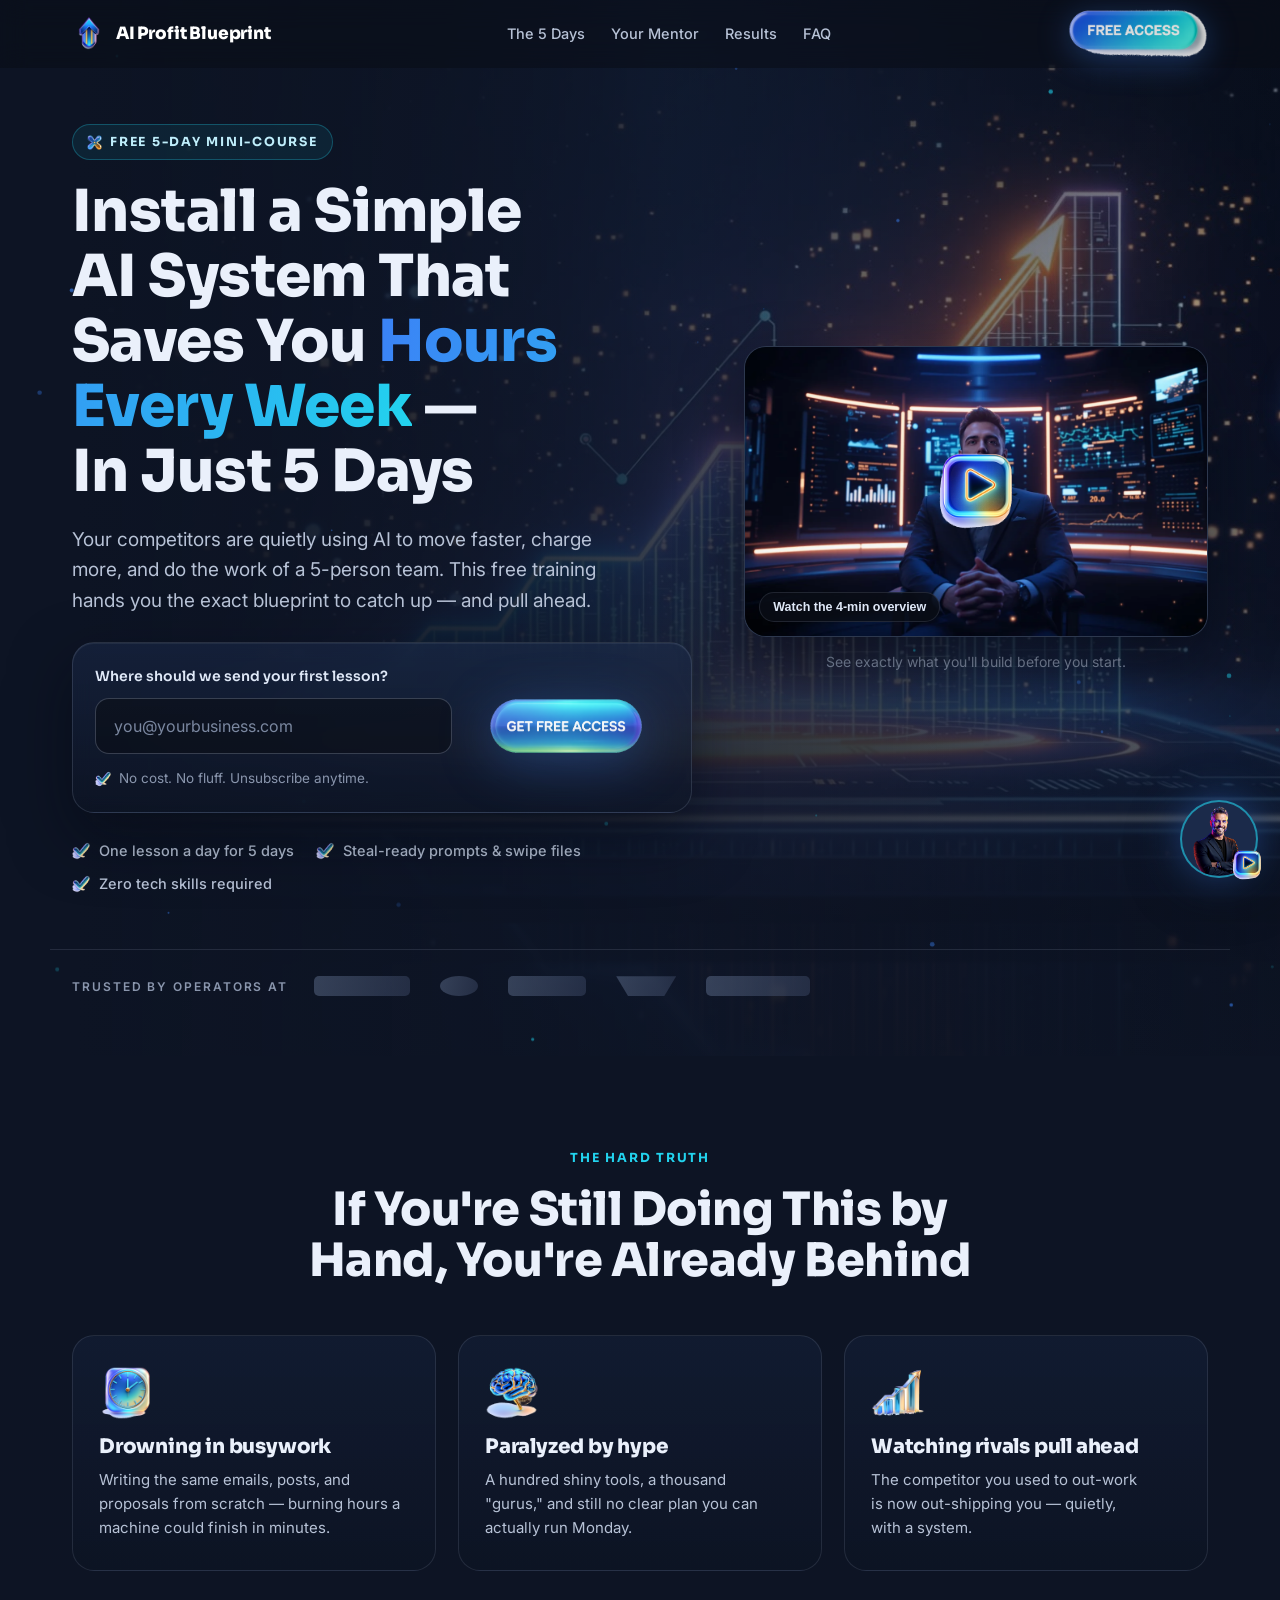
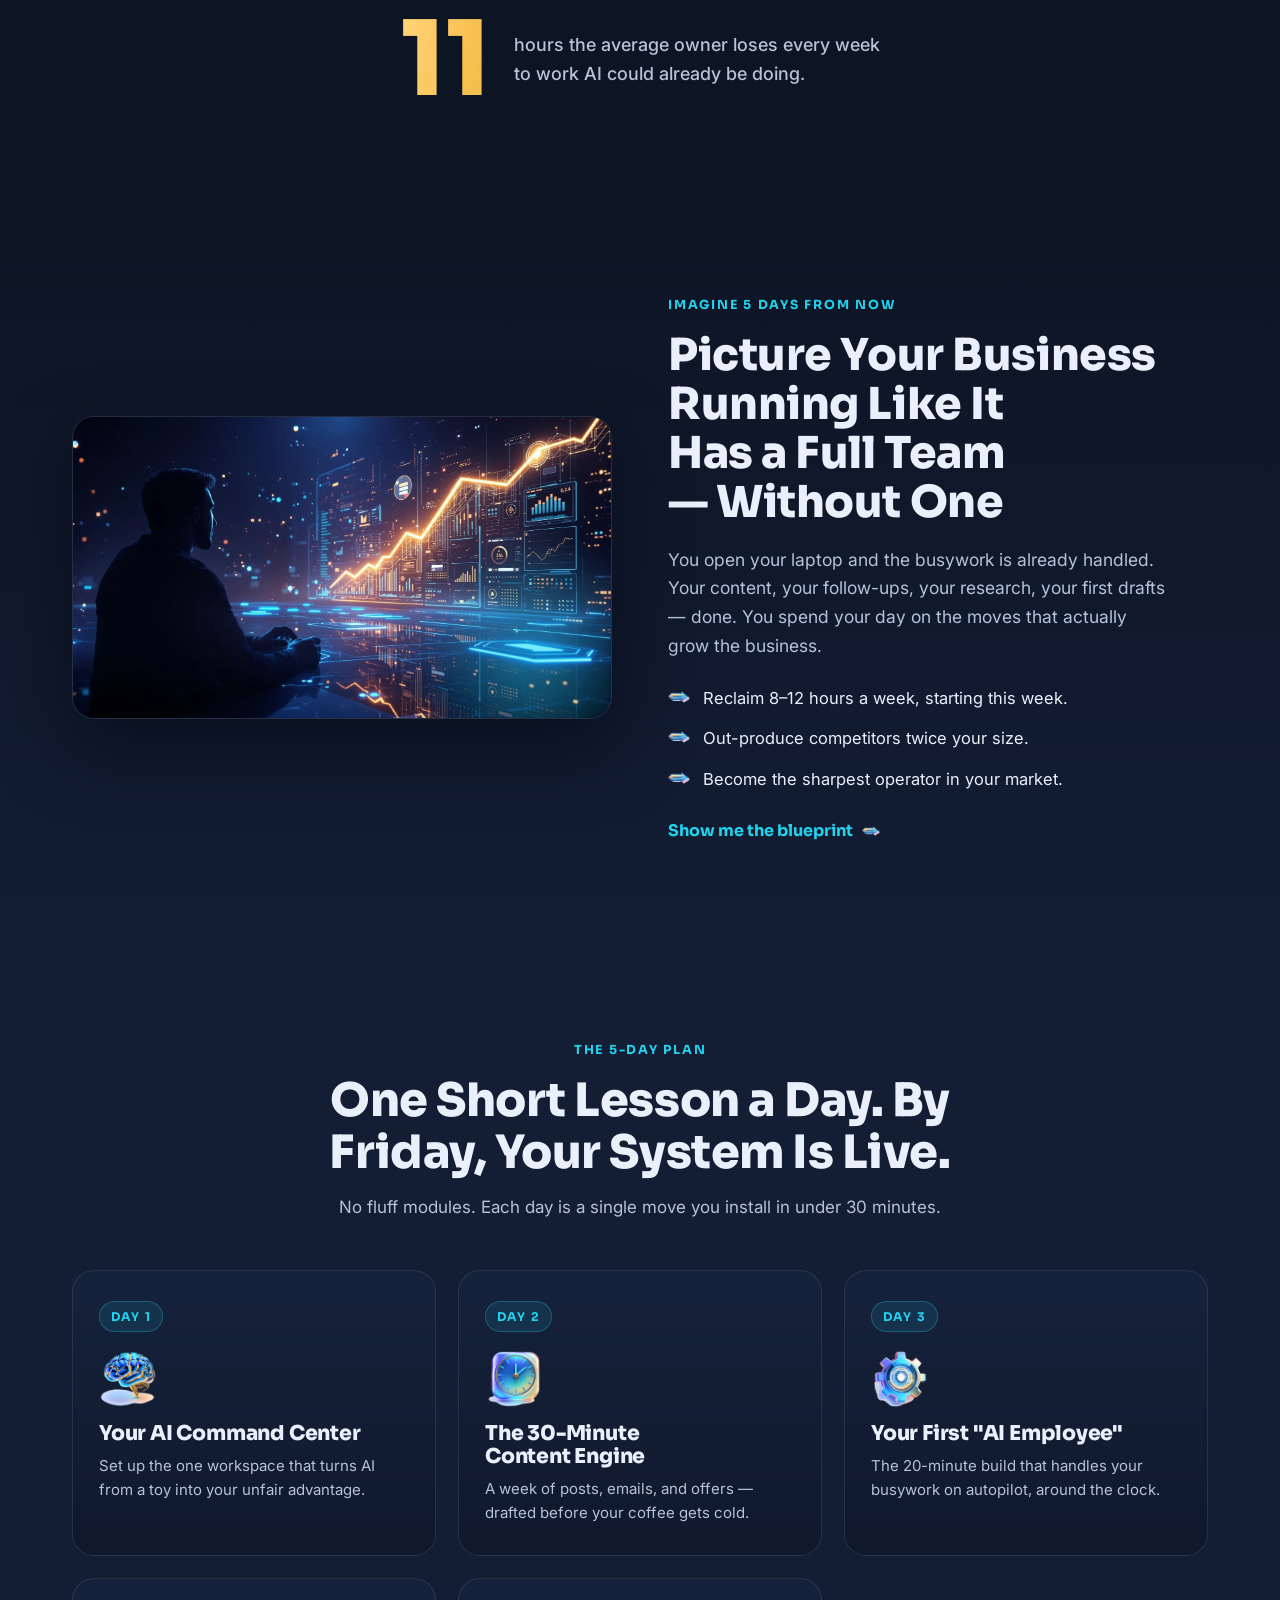
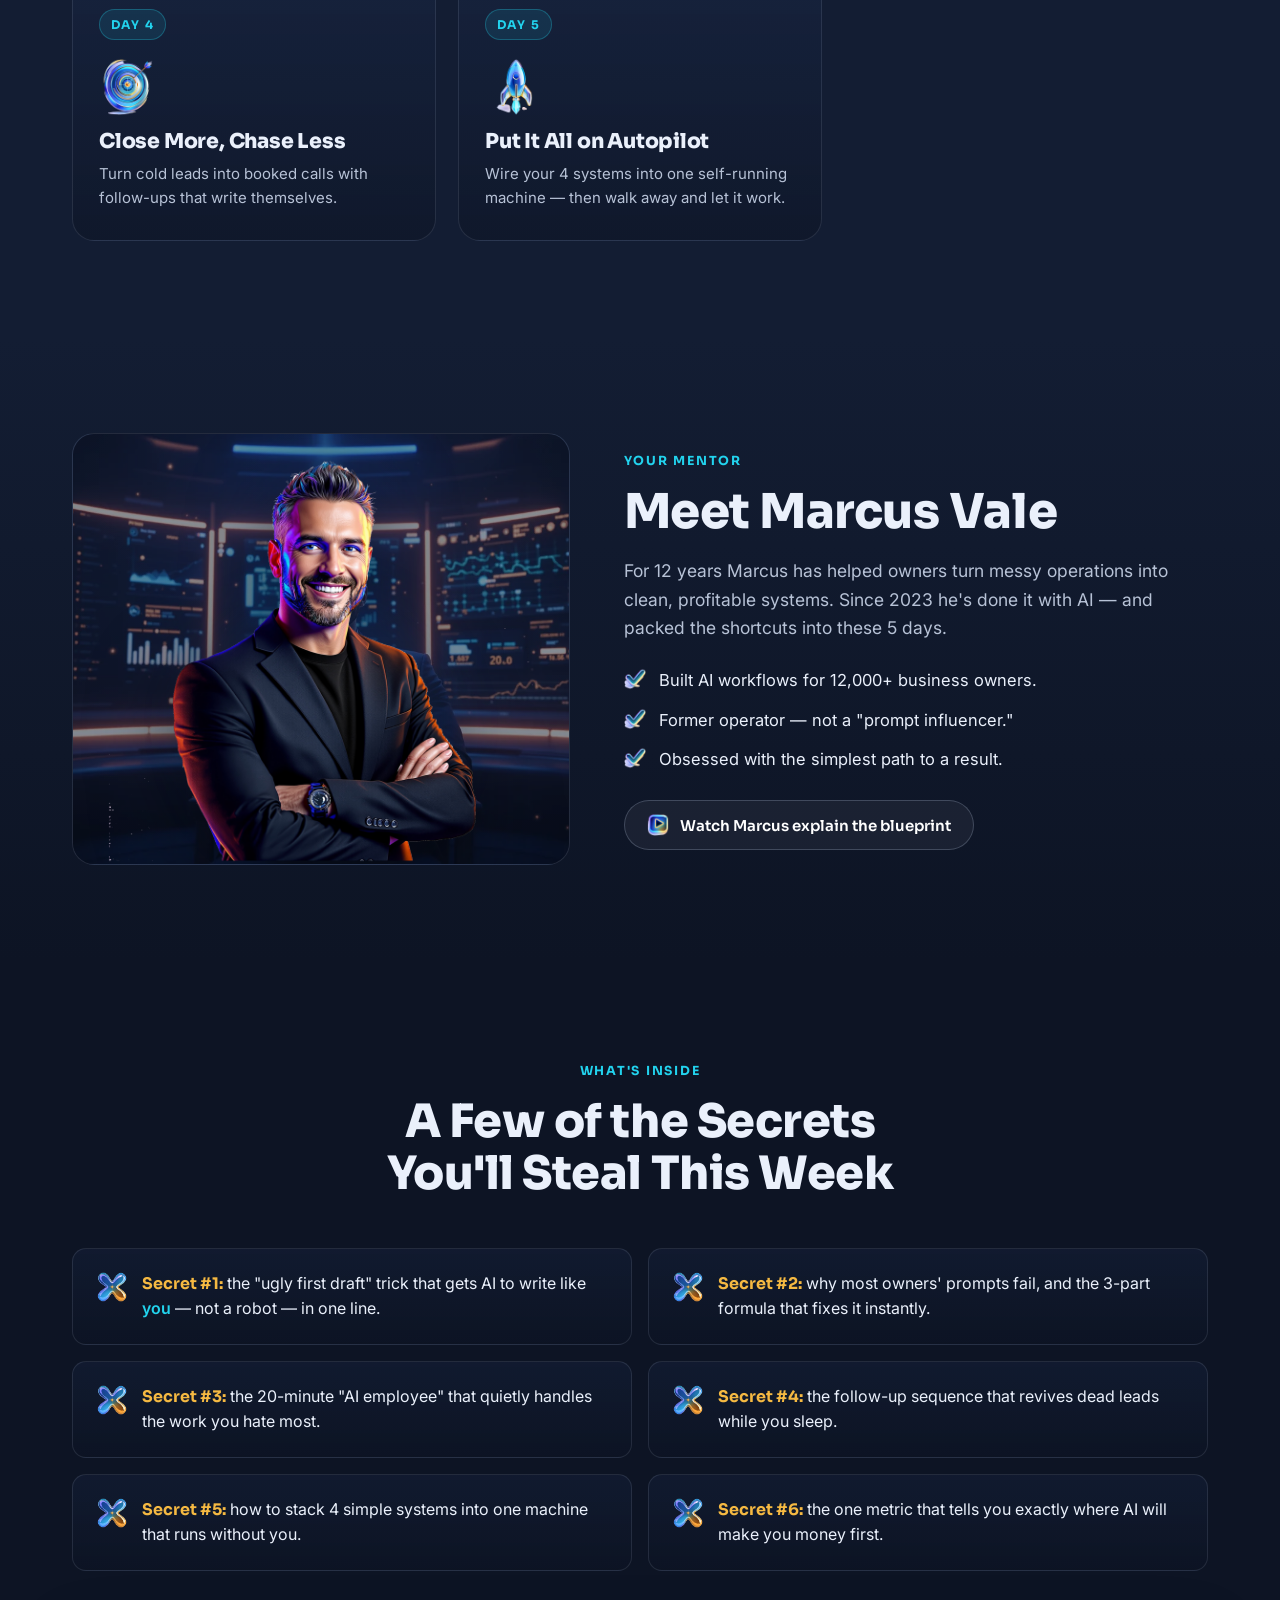
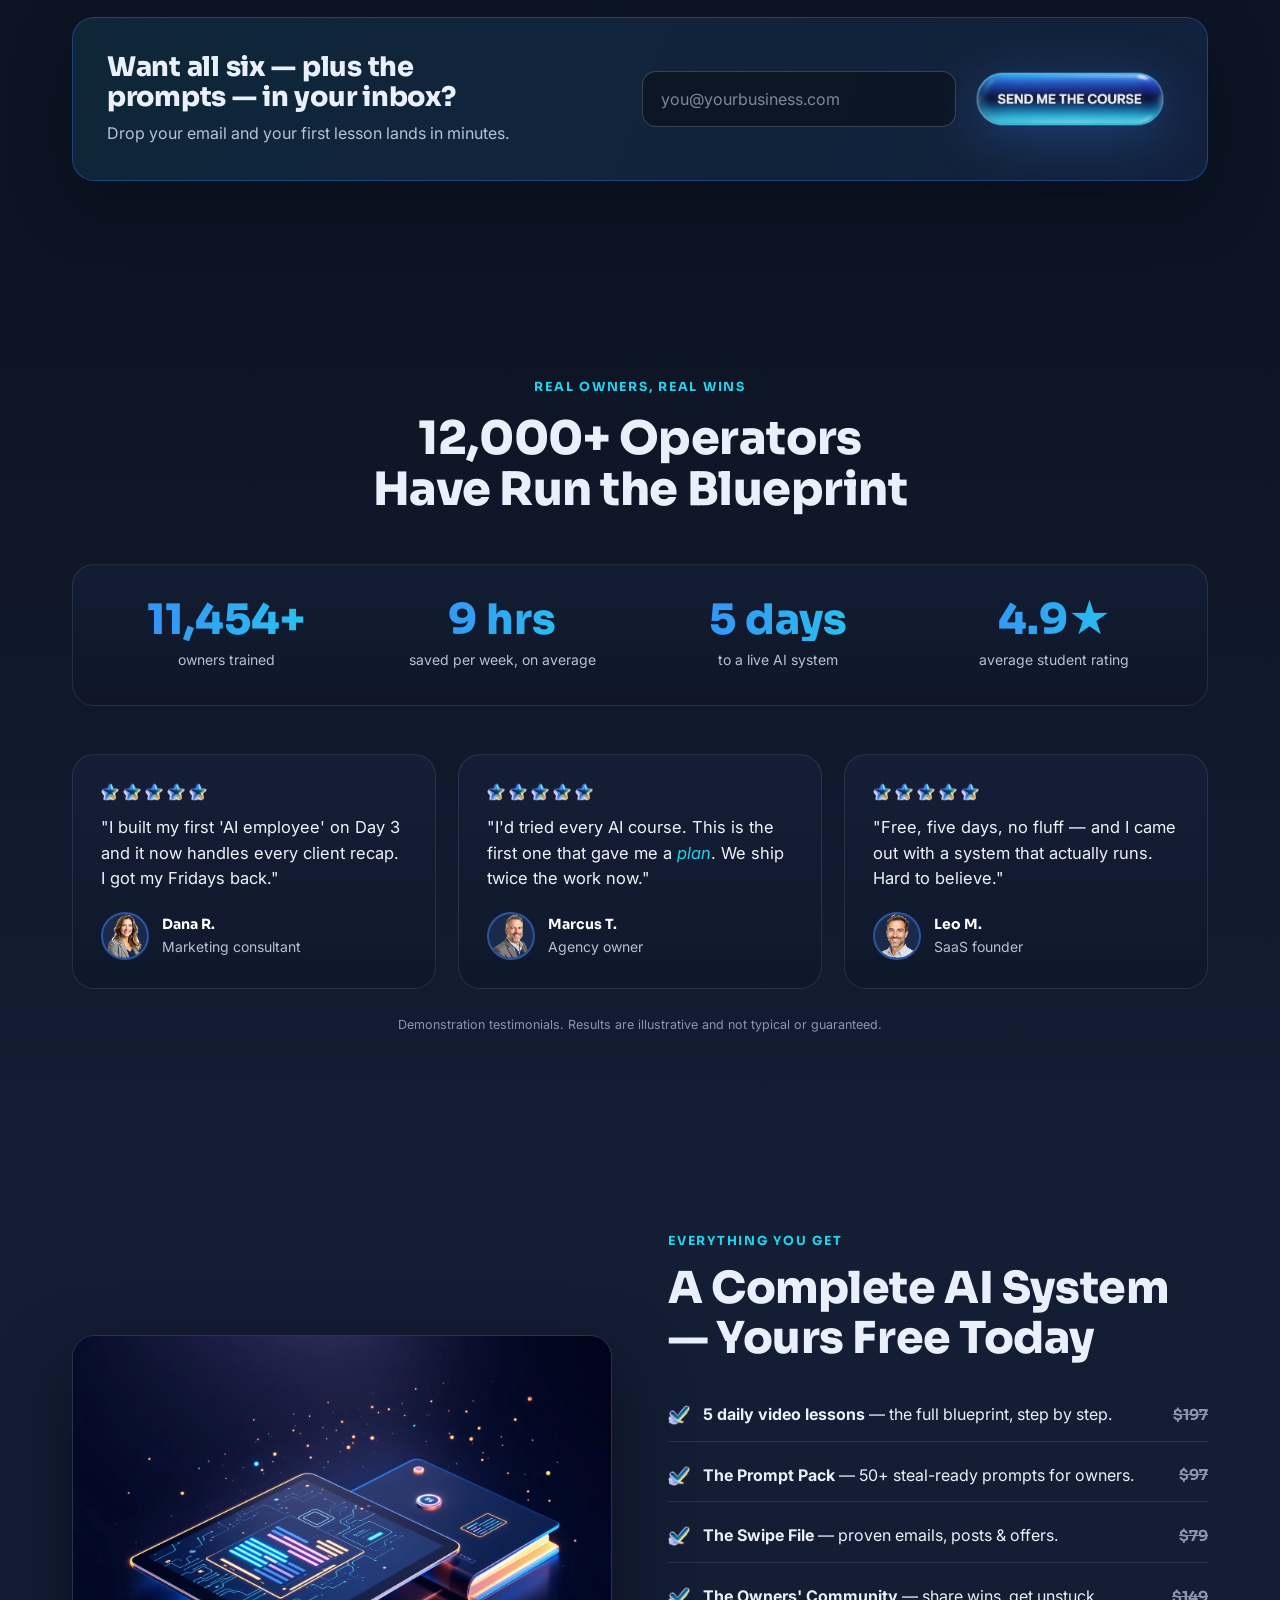
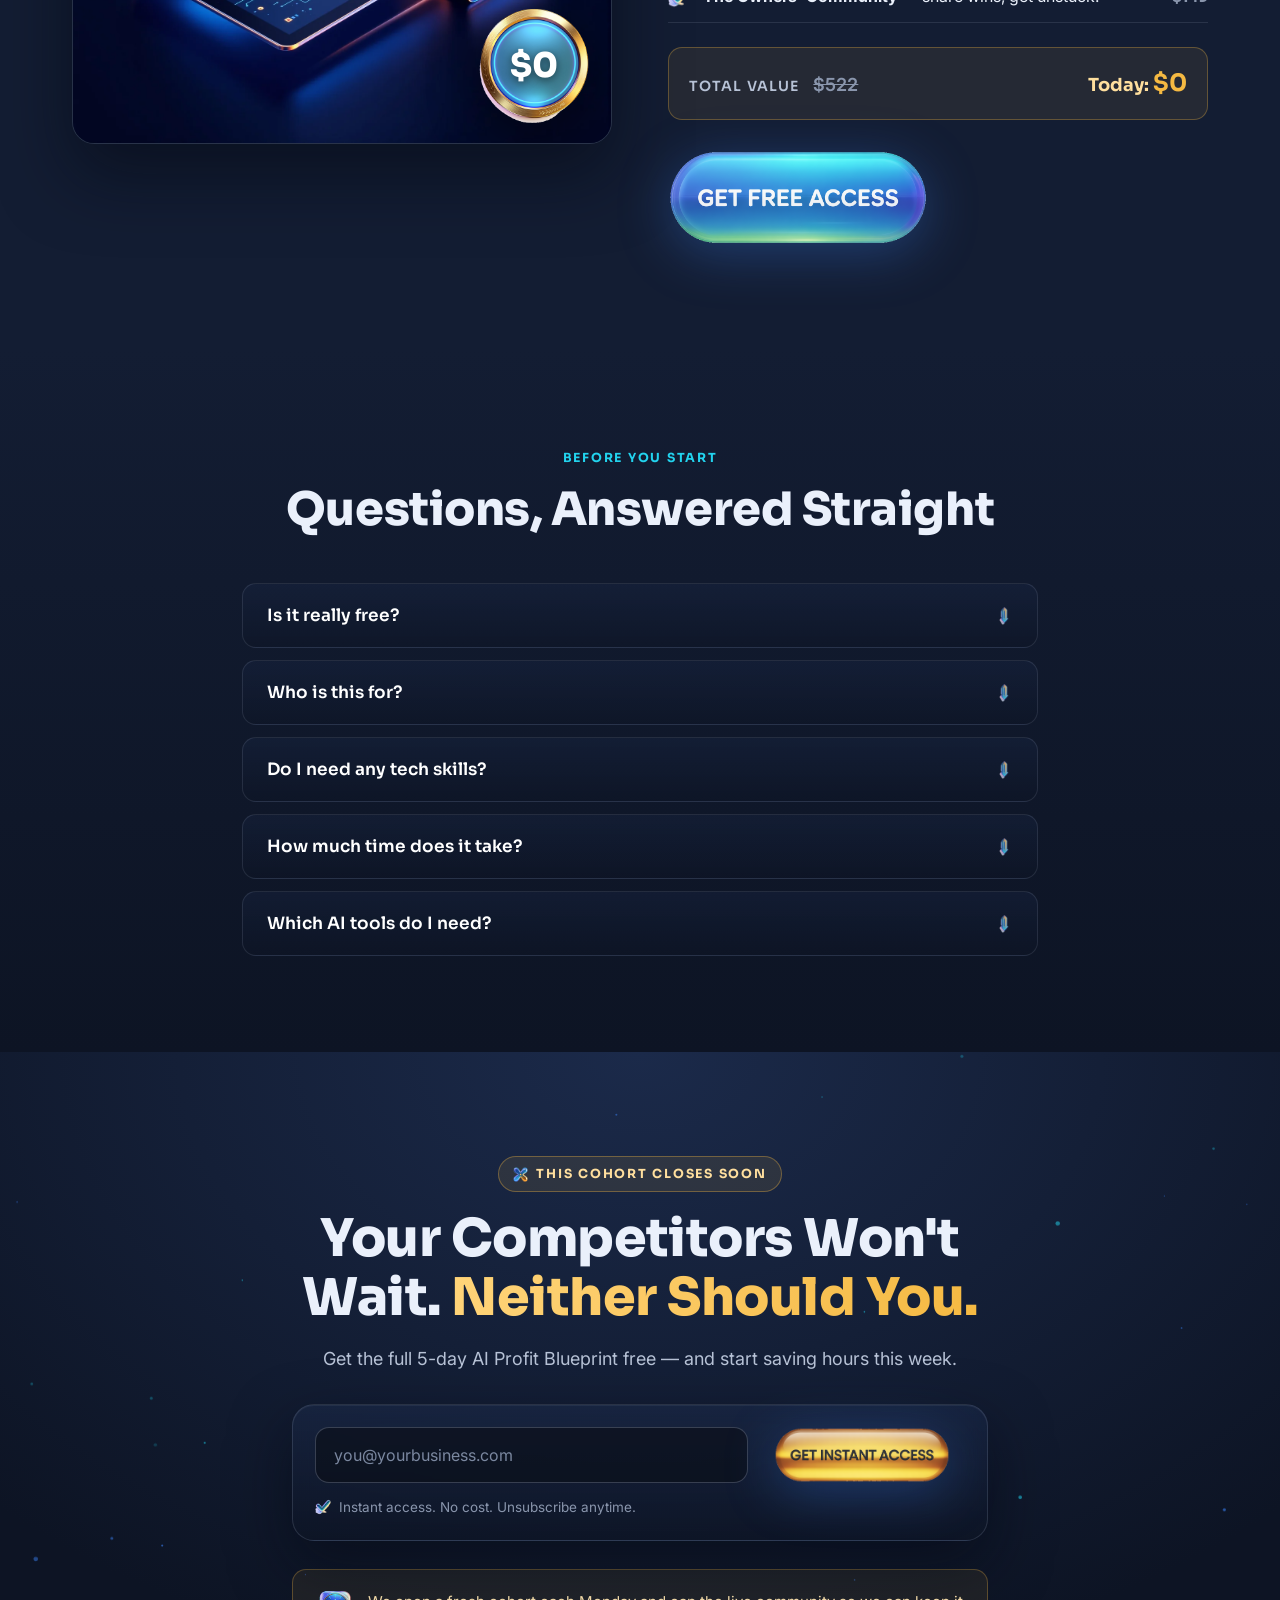
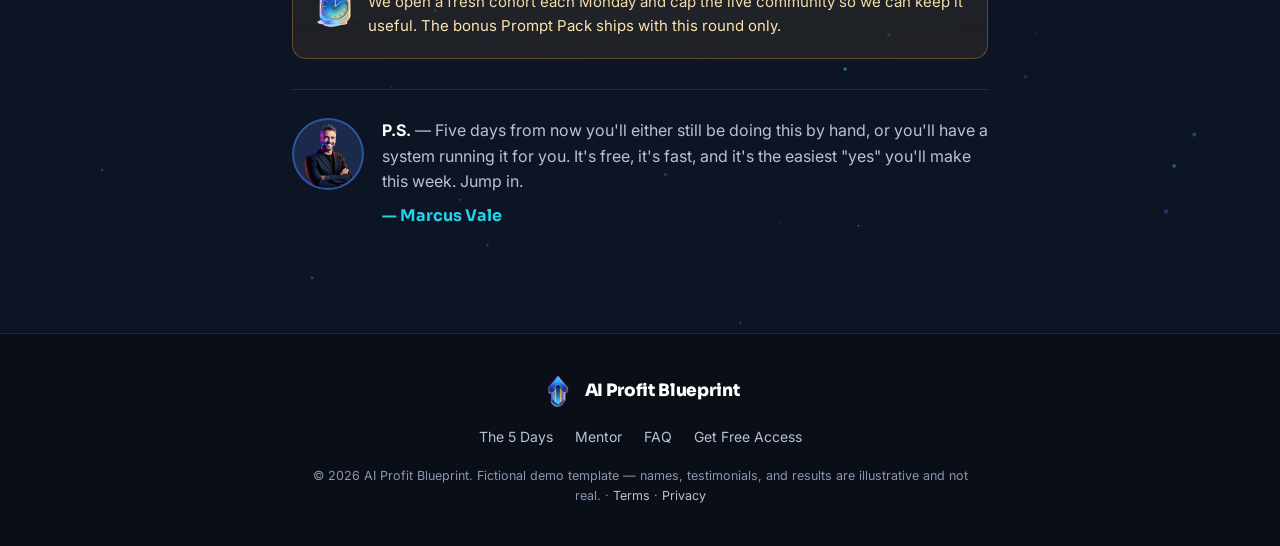
<file: templates/ai-profit-blueprint/index.html>
<!doctype html>
<html lang="en">
<head>
  <meta charset="utf-8">
  <meta name="viewport" content="width=device-width, initial-scale=1">
  <title>The AI Profit Blueprint — Free 5-Day Mini-Course</title>
  <meta name="description" content="A free 5-day mini-course that installs a simple AI system in your business — save hours every week and become the sharpest operator in your market. Demo / fictional.">
  <link rel="icon" type="image/png" href="brand/favicon.png">
  <link rel="preconnect" href="https://fonts.googleapis.com">
  <link rel="preconnect" href="https://fonts.gstatic.com" crossorigin>
  <link href="https://fonts.googleapis.com/css2?family=Sora:wght@500;600;700;800&family=Inter:wght@400;500;600;700&display=swap" rel="stylesheet">
  <link rel="stylesheet" href="assets/styles.css">
</head>
<body>

  <!-- ============ STICKY NAV ============ -->
  <header class="nav" id="nav">
    <div class="wrap nav-inner">
      <a class="brand" href="#top" aria-label="AI Profit Blueprint home">
        <img src="brand/logo.png" alt="" class="brand-mark" width="34" height="34">
        <span class="brand-name">AI&nbsp;Profit Blueprint</span>
      </a>

      <nav class="nav-links" aria-label="Primary">
        <a href="#days">The 5 Days</a>
        <a href="#host">Your Mentor</a>
        <a href="#proof">Results</a>
        <a href="#faq">FAQ</a>
      </nav>

      <div class="nav-actions">
        <a href="#optin" class="btn-img btn-nav" data-scroll>
          <img src="assets/img/btn-nav.png" alt="Get free access">
        </a>
        <button type="button" class="nav-toggle" id="navToggle" aria-label="Open menu" aria-expanded="false" aria-controls="drawer">
          <span></span><span></span><span></span>
        </button>
      </div>
    </div>
  </header>

  <!-- mobile drawer -->
  <div class="drawer" id="drawer" aria-hidden="true">
    <div class="drawer-head">
      <a class="brand" href="#top">
        <img src="brand/logo.png" alt="" class="brand-mark" width="32" height="32">
        <span class="brand-name">AI&nbsp;Profit Blueprint</span>
      </a>
      <button type="button" class="drawer-close" id="drawerClose" aria-label="Close menu">&times;</button>
    </div>
    <nav class="drawer-links" aria-label="Mobile">
      <a href="#days">The 5 Days</a>
      <a href="#host">Your Mentor</a>
      <a href="#proof">Results</a>
      <a href="#faq">FAQ</a>
      <a href="#optin" class="drawer-cta" data-scroll>Get Free Access</a>
    </nav>
  </div>

  <main id="top">

    <!-- ============ 1. HERO (OPT-IN + VSL) ============ -->
    <section class="hero" id="optin">
      <div class="hero-media">
        <video class="hero-video" autoplay muted loop playsinline preload="metadata"
               poster="assets/video/hero-poster.jpg">
          <source src="assets/video/hero.mp4" type="video/mp4">
        </video>
        <img class="hero-fallback" src="assets/img/hero.webp" alt="">
        <div class="hero-scrim"></div>
        <canvas class="particles" id="particles" aria-hidden="true"></canvas>
      </div>

      <div class="wrap hero-grid reveal">
        <div class="hero-copy">
          <span class="eyebrow"><img src="assets/img/chk-spark.png" alt="" class="eyebrow-ico">Free 5-Day Mini-Course</span>
          <h1 class="hero-h1">
            Install a Simple AI System That Saves You
            <span class="grad">Hours Every&nbsp;Week</span> — In Just 5&nbsp;Days
          </h1>
          <p class="hero-sub">
            Your competitors are quietly using AI to move faster, charge more, and
            do the work of a 5-person team. This free training hands you the exact
            blueprint to catch up — and pull&nbsp;ahead.
          </p>

          <form class="optin glass" id="optinForm" novalidate>
            <label class="optin-label" for="email-hero">Where should we send your first lesson?</label>
            <div class="optin-row">
              <input class="input" type="email" id="email-hero" name="email"
                     placeholder="you@yourbusiness.com" autocomplete="email" required>
              <button class="btn-img btn-submit" type="submit">
                <img src="assets/img/btn-hero.png" alt="Get free access">
              </button>
            </div>
            <p class="optin-msg" id="optinMsg" role="status" aria-live="polite"></p>
            <p class="trust">
              <img src="assets/img/chk-check.png" alt="" class="trust-ico">
              No cost. No fluff. Unsubscribe&nbsp;anytime.
            </p>
          </form>

          <ul class="hero-bullets">
            <li><img src="assets/img/chk-check.png" alt="" class="bul-ico">One lesson a day for 5&nbsp;days</li>
            <li><img src="assets/img/chk-check.png" alt="" class="bul-ico">Steal-ready prompts &amp; swipe&nbsp;files</li>
            <li><img src="assets/img/chk-check.png" alt="" class="bul-ico">Zero tech skills&nbsp;required</li>
          </ul>
        </div>

        <!-- VSL play card -->
        <aside class="vsl">
          <button type="button" class="vsl-card" data-video aria-label="Play the free training video">
            <img class="vsl-thumb" src="assets/img/host-scene.webp" alt="Marcus Vale presenting the AI Profit Blueprint training">
            <span class="vsl-play"><img src="assets/img/chk-play.png" alt="Play video"></span>
            <span class="vsl-tag">Watch the 4-min overview</span>
          </button>
          <p class="vsl-caption">See exactly what you'll build before you&nbsp;start.</p>
        </aside>
      </div>

      <div class="trustbar wrap reveal">
        <span class="trustbar-label">Trusted by operators at</span>
        <div class="logo-shapes" aria-hidden="true">
          <span class="logo-shape s1"></span>
          <span class="logo-shape s2"></span>
          <span class="logo-shape s3"></span>
          <span class="logo-shape s4"></span>
          <span class="logo-shape s5"></span>
        </div>
      </div>
    </section>

    <!-- ============ 2. AGITATION STRIP ============ -->
    <section class="agitate" id="agitate">
      <div class="wrap">
        <div class="sec-head reveal">
          <span class="kicker">The hard truth</span>
          <h2>If You're Still Doing This by Hand, You're Already&nbsp;Behind</h2>
        </div>

        <div class="pain-grid">
          <div class="pain reveal">
            <img src="assets/img/icon-clock.png" alt="" class="pain-ico">
            <h3>Drowning in busywork</h3>
            <p>Writing the same emails, posts, and proposals from scratch — burning hours a machine could finish in&nbsp;minutes.</p>
          </div>
          <div class="pain reveal">
            <img src="assets/img/icon-brain.png" alt="" class="pain-ico">
            <h3>Paralyzed by hype</h3>
            <p>A hundred shiny tools, a thousand "gurus," and still no clear plan you can actually run&nbsp;Monday.</p>
          </div>
          <div class="pain reveal">
            <img src="assets/img/icon-chart.png" alt="" class="pain-ico">
            <h3>Watching rivals pull ahead</h3>
            <p>The competitor you used to out-work is now out-shipping you — quietly, with a&nbsp;system.</p>
          </div>
        </div>

        <div class="stat-callout reveal">
          <div class="stat-num"><span class="count" data-count="11" data-suffix="">0</span></div>
          <p class="stat-cap">hours the average owner loses every week<br>to work AI could already be&nbsp;doing.</p>
        </div>
      </div>
    </section>

    <!-- ============ 3. FUTURE-PACE / PROMISE ============ -->
    <section class="future" id="future">
      <div class="wrap future-grid">
        <div class="future-art reveal">
          <img src="assets/img/scene-future.webp" alt="A relaxed entrepreneur watching automated AI systems run their business">
          <span class="future-orb"></span>
        </div>
        <div class="future-copy reveal">
          <span class="kicker">Imagine 5 days from now</span>
          <h2>Picture Your Business Running Like It Has a Full Team — Without&nbsp;One</h2>
          <p class="lead">
            You open your laptop and the busywork is already handled. Your content,
            your follow-ups, your research, your first drafts — done. You spend your
            day on the moves that actually grow the&nbsp;business.
          </p>
          <ul class="future-list">
            <li><img src="assets/img/chk-arrow.png" alt="" class="li-ico">Reclaim 8–12 hours a week, starting this&nbsp;week.</li>
            <li><img src="assets/img/chk-arrow.png" alt="" class="li-ico">Out-produce competitors twice your&nbsp;size.</li>
            <li><img src="assets/img/chk-arrow.png" alt="" class="li-ico">Become the sharpest operator in your&nbsp;market.</li>
          </ul>
          <a href="#optin" class="text-cta" data-scroll>
            Show me the blueprint
            <img src="assets/img/chk-arrow.png" alt="" class="text-cta-ico">
          </a>
        </div>
      </div>
    </section>

    <!-- ============ 4. THE 5 DAYS ============ -->
    <section class="days" id="days">
      <div class="wrap">
        <div class="sec-head reveal">
          <span class="kicker">The 5-day plan</span>
          <h2>One Short Lesson a Day. By Friday, Your System Is&nbsp;Live.</h2>
          <p class="sec-sub">No fluff modules. Each day is a single move you install in under 30&nbsp;minutes.</p>
        </div>

        <div class="day-grid">
          <article class="day reveal">
            <span class="day-tag">Day 1</span>
            <img src="assets/img/icon-brain.png" alt="" class="day-ico">
            <h3>Your AI Command Center</h3>
            <p>Set up the one workspace that turns AI from a toy into your unfair&nbsp;advantage.</p>
          </article>
          <article class="day reveal">
            <span class="day-tag">Day 2</span>
            <img src="assets/img/icon-clock.png" alt="" class="day-ico">
            <h3>The 30-Minute Content Engine</h3>
            <p>A week of posts, emails, and offers — drafted before your coffee gets&nbsp;cold.</p>
          </article>
          <article class="day reveal">
            <span class="day-tag">Day 3</span>
            <img src="assets/img/icon-gears.png" alt="" class="day-ico">
            <h3>Your First "AI Employee"</h3>
            <p>The 20-minute build that handles your busywork on autopilot, around the&nbsp;clock.</p>
          </article>
          <article class="day reveal">
            <span class="day-tag">Day 4</span>
            <img src="assets/img/icon-target.png" alt="" class="day-ico">
            <h3>Close More, Chase Less</h3>
            <p>Turn cold leads into booked calls with follow-ups that write&nbsp;themselves.</p>
          </article>
          <article class="day reveal day-wide">
            <span class="day-tag">Day 5</span>
            <img src="assets/img/icon-rocket.png" alt="" class="day-ico">
            <h3>Put It All on Autopilot</h3>
            <p>Wire your 4 systems into one self-running machine — then walk away and let it&nbsp;work.</p>
          </article>
        </div>
      </div>
    </section>

    <!-- ============ 5. HOST AUTHORITY ============ -->
    <section class="host" id="host">
      <div class="wrap host-grid">
        <div class="host-art reveal">
          <img class="host-bg" src="assets/img/host-scene.webp" alt="">
          <img class="host-cut" src="assets/img/host.png" alt="Marcus Vale, AI-business mentor">
          <span class="host-glow"></span>
        </div>
        <div class="host-copy reveal">
          <span class="kicker">Your mentor</span>
          <h2>Meet Marcus&nbsp;Vale</h2>
          <p class="lead">
            For 12 years Marcus has helped owners turn messy operations into clean,
            profitable systems. Since 2023 he's done it with AI — and packed the
            shortcuts into these 5&nbsp;days.
          </p>
          <ul class="host-creds">
            <li><img src="assets/img/chk-check.png" alt="" class="li-ico">Built AI workflows for 12,000+ business&nbsp;owners.</li>
            <li><img src="assets/img/chk-check.png" alt="" class="li-ico">Former operator — not a "prompt&nbsp;influencer."</li>
            <li><img src="assets/img/chk-check.png" alt="" class="li-ico">Obsessed with the simplest path to a&nbsp;result.</li>
          </ul>
          <button type="button" class="ghost-cta" data-video>
            <img src="assets/img/chk-play.png" alt="" class="ghost-ico">
            Watch Marcus explain the blueprint
          </button>
        </div>
      </div>
    </section>

    <!-- ============ 6. FASCINATION BULLETS + MID OPT-IN ============ -->
    <section class="secrets" id="secrets">
      <div class="wrap">
        <div class="sec-head reveal">
          <span class="kicker">What's inside</span>
          <h2>A Few of the Secrets You'll Steal This&nbsp;Week</h2>
        </div>

        <div class="secret-list">
          <div class="secret reveal">
            <img src="assets/img/chk-spark.png" alt="" class="sec-ico">
            <p><strong>Secret #1:</strong> the "ugly first draft" trick that gets AI to write like <em>you</em> — not a robot — in one&nbsp;line.</p>
          </div>
          <div class="secret reveal">
            <img src="assets/img/chk-spark.png" alt="" class="sec-ico">
            <p><strong>Secret #2:</strong> why most owners' prompts fail, and the 3-part formula that fixes it&nbsp;instantly.</p>
          </div>
          <div class="secret reveal">
            <img src="assets/img/chk-spark.png" alt="" class="sec-ico">
            <p><strong>Secret #3:</strong> the 20-minute "AI employee" that quietly handles the work you hate&nbsp;most.</p>
          </div>
          <div class="secret reveal">
            <img src="assets/img/chk-spark.png" alt="" class="sec-ico">
            <p><strong>Secret #4:</strong> the follow-up sequence that revives dead leads while you&nbsp;sleep.</p>
          </div>
          <div class="secret reveal">
            <img src="assets/img/chk-spark.png" alt="" class="sec-ico">
            <p><strong>Secret #5:</strong> how to stack 4 simple systems into one machine that runs without&nbsp;you.</p>
          </div>
          <div class="secret reveal">
            <img src="assets/img/chk-spark.png" alt="" class="sec-ico">
            <p><strong>Secret #6:</strong> the one metric that tells you exactly where AI will make you money&nbsp;first.</p>
          </div>
        </div>

        <div class="mid-optin reveal">
          <div class="mid-copy">
            <h3>Want all six — plus the prompts — in your&nbsp;inbox?</h3>
            <p>Drop your email and your first lesson lands in&nbsp;minutes.</p>
          </div>
          <form class="optin optin-inline" data-optin novalidate>
            <div class="optin-row">
              <input class="input" type="email" name="email" placeholder="you@yourbusiness.com" autocomplete="email" required aria-label="Email address">
              <button class="btn-img btn-submit" type="submit">
                <img src="assets/img/btn-mid.png" alt="Send me the course">
              </button>
            </div>
            <p class="optin-msg" role="status" aria-live="polite"></p>
          </form>
        </div>
      </div>
    </section>

    <!-- ============ 7. PROOF ============ -->
    <section class="proof" id="proof">
      <div class="wrap">
        <div class="sec-head reveal">
          <span class="kicker">Real owners, real wins</span>
          <h2>12,000+ Operators Have Run the&nbsp;Blueprint</h2>
        </div>

        <div class="stat-strip reveal">
          <div class="stat">
            <div class="stat-big"><span class="count" data-count="12000" data-suffix="+">0</span></div>
            <p>owners trained</p>
          </div>
          <div class="stat">
            <div class="stat-big"><span class="count" data-count="9" data-suffix=" hrs">0</span></div>
            <p>saved per week, on average</p>
          </div>
          <div class="stat">
            <div class="stat-big"><span class="count" data-count="5" data-suffix=" days">0</span></div>
            <p>to a live AI system</p>
          </div>
          <div class="stat">
            <div class="stat-big"><span class="count" data-count="4" data-suffix=".9★">0</span></div>
            <p>average student rating</p>
          </div>
        </div>

        <div class="testi-grid">
          <figure class="testi reveal">
            <div class="stars">
              <img src="assets/img/chk-star.png" alt=""><img src="assets/img/chk-star.png" alt=""><img src="assets/img/chk-star.png" alt=""><img src="assets/img/chk-star.png" alt=""><img src="assets/img/chk-star.png" alt="">
            </div>
            <blockquote>"I built my first 'AI employee' on Day 3 and it now handles every client recap. I got my Fridays&nbsp;back."</blockquote>
            <figcaption>
              <img src="assets/img/avatar-1.png" alt="" class="avatar">
              <span><strong>Dana R.</strong><br>Marketing consultant</span>
            </figcaption>
          </figure>
          <figure class="testi reveal">
            <div class="stars">
              <img src="assets/img/chk-star.png" alt=""><img src="assets/img/chk-star.png" alt=""><img src="assets/img/chk-star.png" alt=""><img src="assets/img/chk-star.png" alt=""><img src="assets/img/chk-star.png" alt="">
            </div>
            <blockquote>"I'd tried every AI course. This is the first one that gave me a <em>plan</em>. We ship twice the work&nbsp;now."</blockquote>
            <figcaption>
              <img src="assets/img/avatar-2.png" alt="" class="avatar">
              <span><strong>Marcus T.</strong><br>Agency owner</span>
            </figcaption>
          </figure>
          <figure class="testi reveal">
            <div class="stars">
              <img src="assets/img/chk-star.png" alt=""><img src="assets/img/chk-star.png" alt=""><img src="assets/img/chk-star.png" alt=""><img src="assets/img/chk-star.png" alt=""><img src="assets/img/chk-star.png" alt="">
            </div>
            <blockquote>"Free, five days, no fluff — and I came out with a system that actually runs. Hard to&nbsp;believe."</blockquote>
            <figcaption>
              <img src="assets/img/avatar-3.png" alt="" class="avatar">
              <span><strong>Leo M.</strong><br>SaaS founder</span>
            </figcaption>
          </figure>
        </div>
        <p class="proof-disc">Demonstration testimonials. Results are illustrative and not typical or&nbsp;guaranteed.</p>
      </div>
    </section>

    <!-- ============ 8. VALUE STACK ============ -->
    <section class="value" id="value">
      <div class="wrap value-grid">
        <div class="value-art reveal">
          <img src="assets/img/module-render.webp" alt="The free AI Profit Blueprint bundle: lessons, swipe file, prompt pack and access badge">
          <div class="seal">
            <img src="assets/img/seal.png" alt="">
            <span class="seal-num">$0</span>
          </div>
        </div>
        <div class="value-copy reveal">
          <span class="kicker">Everything you get</span>
          <h2>A Complete AI System — Yours Free&nbsp;Today</h2>
          <ul class="value-list">
            <li>
              <img src="assets/img/chk-check.png" alt="" class="li-ico">
              <span><strong>5 daily video lessons</strong> — the full blueprint, step by step.</span>
              <span class="li-val">$197</span>
            </li>
            <li>
              <img src="assets/img/chk-check.png" alt="" class="li-ico">
              <span><strong>The Prompt Pack</strong> — 50+ steal-ready prompts for owners.</span>
              <span class="li-val">$97</span>
            </li>
            <li>
              <img src="assets/img/chk-check.png" alt="" class="li-ico">
              <span><strong>The Swipe File</strong> — proven emails, posts &amp; offers.</span>
              <span class="li-val">$79</span>
            </li>
            <li>
              <img src="assets/img/chk-check.png" alt="" class="li-ico">
              <span><strong>The Owners' Community</strong> — share wins, get unstuck.</span>
              <span class="li-val">$149</span>
            </li>
          </ul>
          <div class="value-total">
            <span class="vt-label">Total value</span>
            <span class="vt-strike">$522</span>
            <span class="vt-now">Today: <strong>$0</strong></span>
          </div>
          <a href="#optin" class="btn-img btn-value" data-scroll>
            <img src="assets/img/btn-hero.png" alt="Get free access">
          </a>
        </div>
      </div>
    </section>

    <!-- ============ 9. FAQ ============ -->
    <section class="faq" id="faq">
      <div class="wrap faq-wrap">
        <div class="sec-head reveal">
          <span class="kicker">Before you start</span>
          <h2>Questions, Answered&nbsp;Straight</h2>
        </div>

        <div class="acc reveal">
          <div class="acc-item">
            <button type="button" class="acc-q" aria-expanded="false">
              Is it really free?
              <img src="assets/img/chk-arrow.png" alt="" class="acc-ico">
            </button>
            <div class="acc-a"><p>Yes — completely. No card, no trial, no catch. We teach this free because a small share of owners later want our advanced programs. The 5 days stand on their&nbsp;own.</p></div>
          </div>
          <div class="acc-item">
            <button type="button" class="acc-q" aria-expanded="false">
              Who is this for?
              <img src="assets/img/chk-arrow.png" alt="" class="acc-ico">
            </button>
            <div class="acc-a"><p>Business owners, founders, marketers, and agency owners who feel behind on AI and want a clear, simple plan — not another pile of&nbsp;tools.</p></div>
          </div>
          <div class="acc-item">
            <button type="button" class="acc-q" aria-expanded="false">
              Do I need any tech skills?
              <img src="assets/img/chk-arrow.png" alt="" class="acc-ico">
            </button>
            <div class="acc-a"><p>None. If you can send an email, you can run every step. Each lesson is plain-English and built for&nbsp;non-techies.</p></div>
          </div>
          <div class="acc-item">
            <button type="button" class="acc-q" aria-expanded="false">
              How much time does it take?
              <img src="assets/img/chk-arrow.png" alt="" class="acc-ico">
            </button>
            <div class="acc-a"><p>About 20–30 minutes a day for 5 days. Watch the lesson, do the one move, move&nbsp;on.</p></div>
          </div>
          <div class="acc-item">
            <button type="button" class="acc-q" aria-expanded="false">
              Which AI tools do I need?
              <img src="assets/img/chk-arrow.png" alt="" class="acc-ico">
            </button>
            <div class="acc-a"><p>Just the free tier of the major assistants. We show you exactly what to use — no expensive stack&nbsp;required.</p></div>
          </div>
        </div>
      </div>
    </section>

    <!-- ============ 10. FINAL OPT-IN (URGENCY + P.S.) ============ -->
    <section class="final" id="final">
      <canvas class="particles" id="particles2" aria-hidden="true"></canvas>
      <div class="wrap final-inner reveal">
        <span class="eyebrow gold"><img src="assets/img/chk-spark.png" alt="" class="eyebrow-ico">This cohort closes soon</span>
        <h2 class="final-h2">
          Your Competitors Won't Wait. <span class="grad-gold">Neither Should&nbsp;You.</span>
        </h2>
        <p class="final-sub">
          Get the full 5-day AI Profit Blueprint free — and start saving hours this&nbsp;week.
        </p>

        <form class="optin glass final-form" data-optin novalidate>
          <div class="optin-row">
            <input class="input" type="email" name="email" placeholder="you@yourbusiness.com" autocomplete="email" required aria-label="Email address">
            <button class="btn-img btn-submit" type="submit">
              <img src="assets/img/btn-final.png" alt="Get instant access">
            </button>
          </div>
          <p class="optin-msg" role="status" aria-live="polite"></p>
          <p class="trust">
            <img src="assets/img/chk-check.png" alt="" class="trust-ico">
            Instant access. No cost. Unsubscribe&nbsp;anytime.
          </p>
        </form>

        <div class="urgency">
          <img src="assets/img/icon-clock.png" alt="" class="urg-ico">
          <p>We open a fresh cohort each Monday and cap the live community so we can keep it useful. The bonus Prompt Pack ships with this round&nbsp;only.</p>
        </div>

        <div class="ps">
          <img src="assets/img/host.png" alt="Marcus Vale" class="ps-host">
          <p>
            <strong>P.S.</strong> — Five days from now you'll either still be doing
            this by hand, or you'll have a system running it for you. It's free, it's
            fast, and it's the easiest "yes" you'll make this&nbsp;week. Jump&nbsp;in.
            <span class="ps-sign">— Marcus&nbsp;Vale</span>
          </p>
        </div>
      </div>
    </section>
  </main>

  <!-- ============ 11. FOOTER ============ -->
  <footer class="foot">
    <div class="wrap foot-inner">
      <div class="foot-brand">
        <img src="brand/logo.png" alt="" class="brand-mark" width="30" height="30">
        <span class="brand-name">AI&nbsp;Profit Blueprint</span>
      </div>
      <nav class="foot-links" aria-label="Footer">
        <a href="#days">The 5 Days</a>
        <a href="#host">Mentor</a>
        <a href="#faq">FAQ</a>
        <a href="#optin" data-scroll>Get Free Access</a>
      </nav>
      <p class="foot-legal">
        &copy; <span id="year">2026</span> AI Profit Blueprint. Fictional demo template — names, testimonials, and results are illustrative and not real. &middot;
        <a href="#top">Terms</a> &middot; <a href="#top">Privacy</a>
      </p>
    </div>
  </footer>

  <!-- ============ STICKY HOST WIDGET ============ -->
  <button type="button" class="host-widget" id="hostWidget" data-video aria-label="Watch a quick intro from Marcus">
    <img src="assets/img/host.png" alt="" class="hw-cut">
    <span class="hw-badge"><img src="assets/img/chk-play.png" alt=""></span>
    <span class="hw-tip">Watch a 4-min intro</span>
  </button>

  <!-- ============ VIDEO MODAL ============ -->
  <div class="modal" id="videoModal" aria-hidden="true" role="dialog" aria-modal="true" aria-label="Training video">
    <div class="modal-backdrop" data-close></div>
    <div class="modal-card">
      <button type="button" class="modal-close" data-close aria-label="Close video">&times;</button>
      <div class="modal-video">
        <iframe id="ytFrame" src="" data-src="https://www.youtube.com/embed/dQw4w9WgXcQ?rel=0"
          title="The AI Profit Blueprint — overview" allow="autoplay; encrypted-media" allowfullscreen></iframe>
      </div>
      <div class="modal-foot">
        <p>Ready to install your own AI system in 5&nbsp;days?</p>
        <a href="#optin" class="btn-img btn-modal" data-scroll data-close>
          <img src="assets/img/btn-hero.png" alt="Get free access">
        </a>
      </div>
    </div>
  </div>

  <script src="assets/script.js"></script>
</body>
</html>
</file>
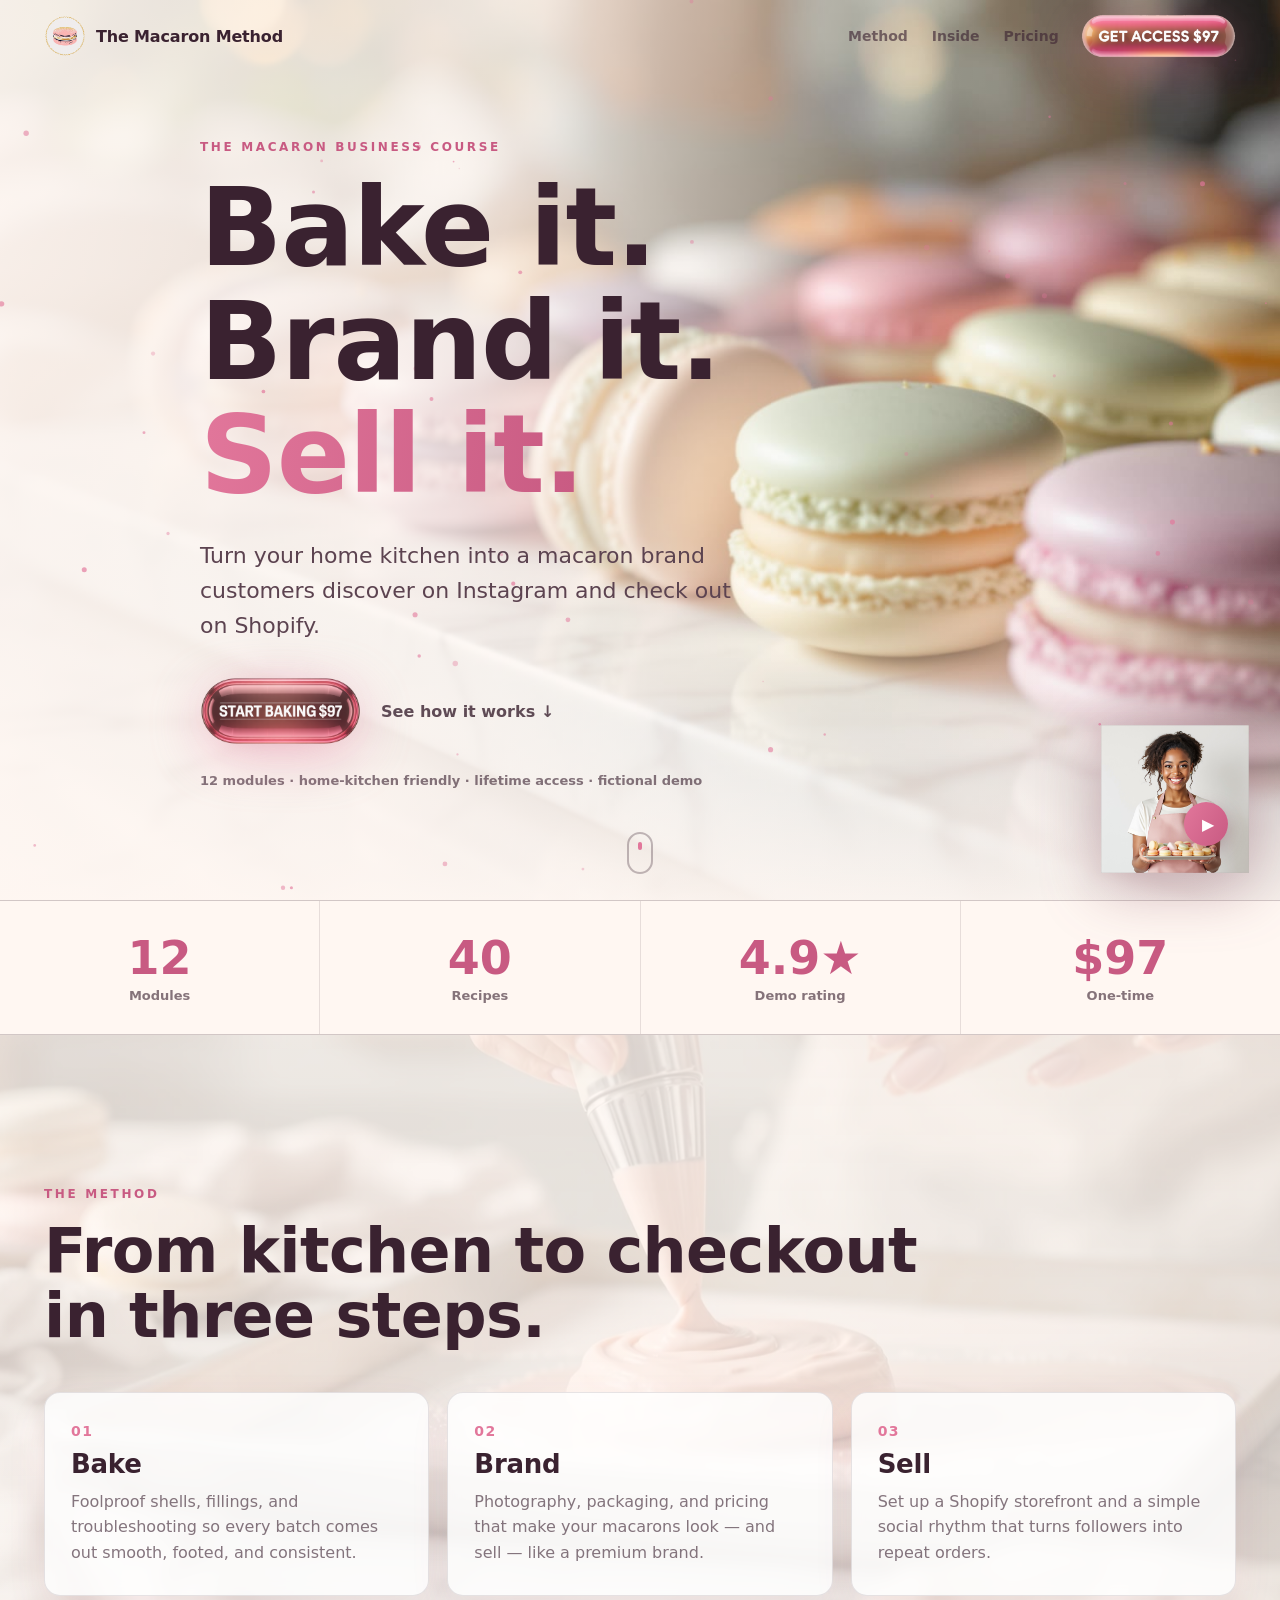
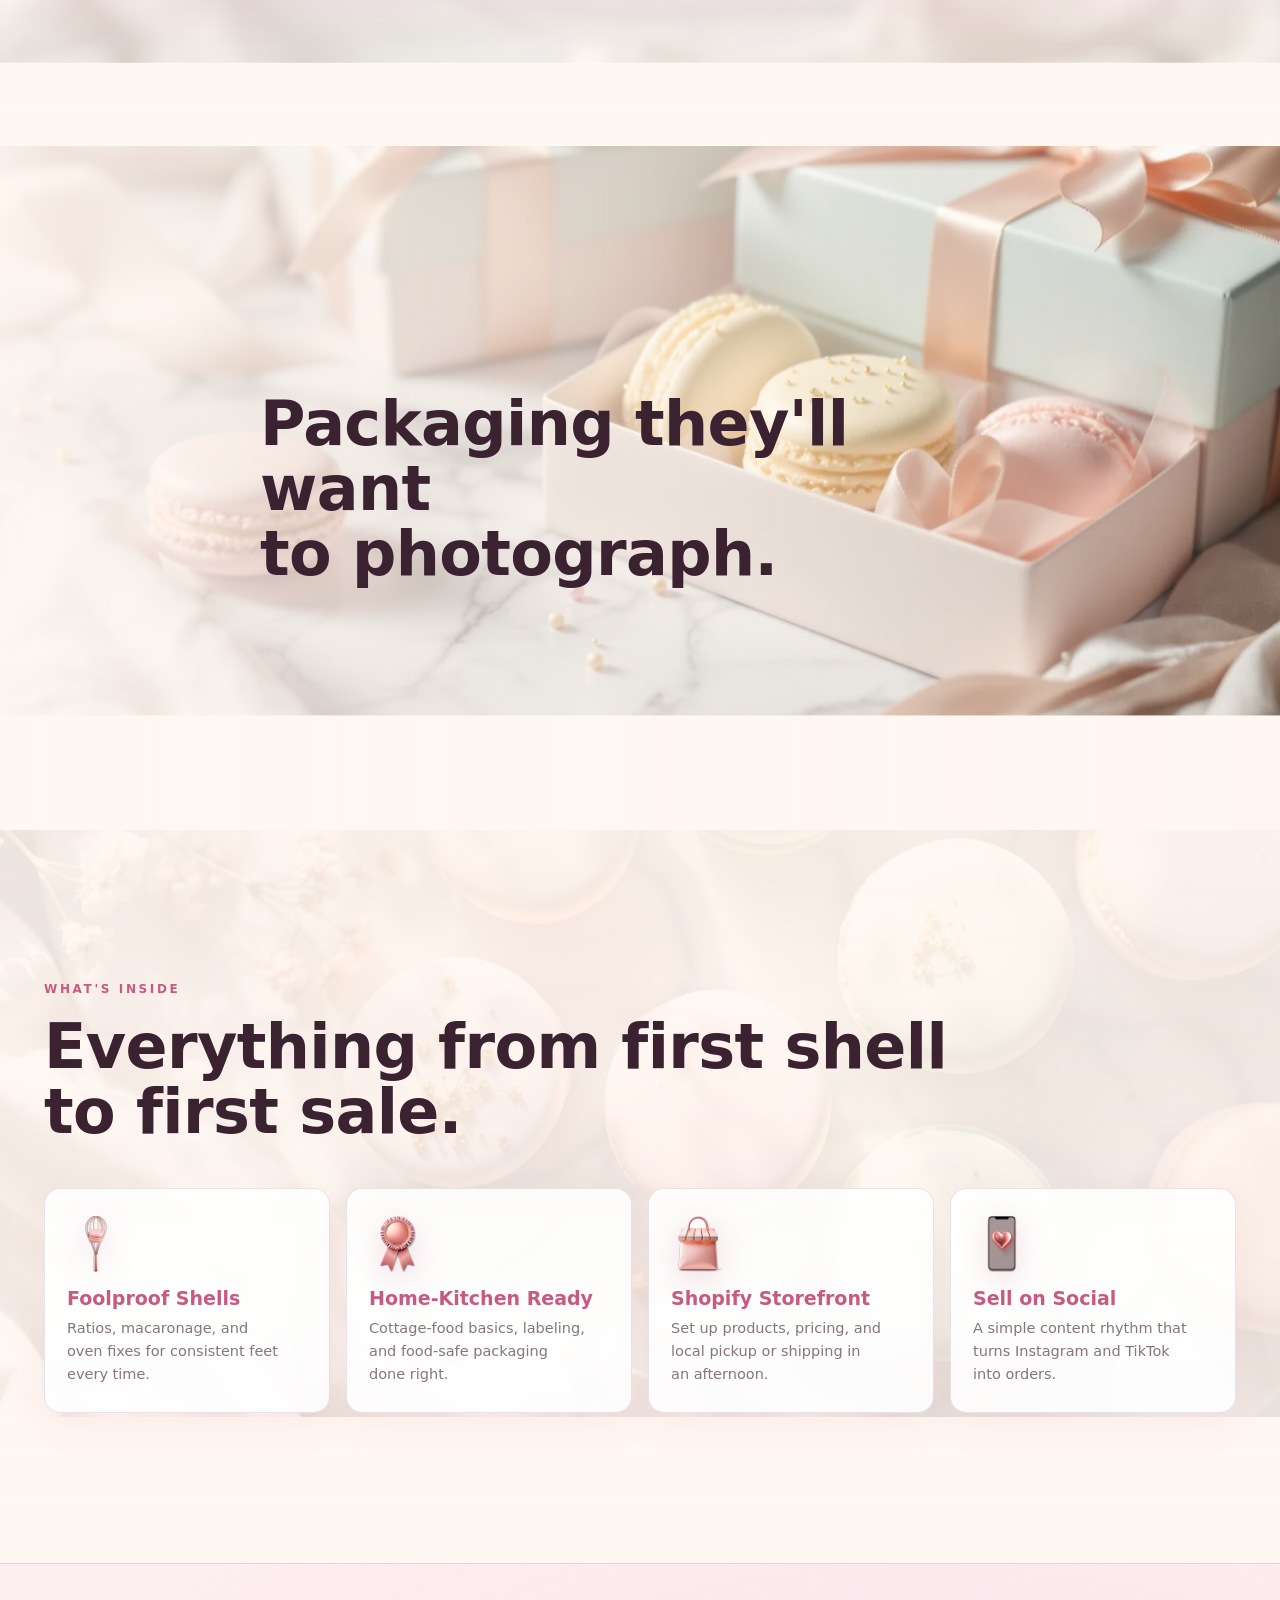
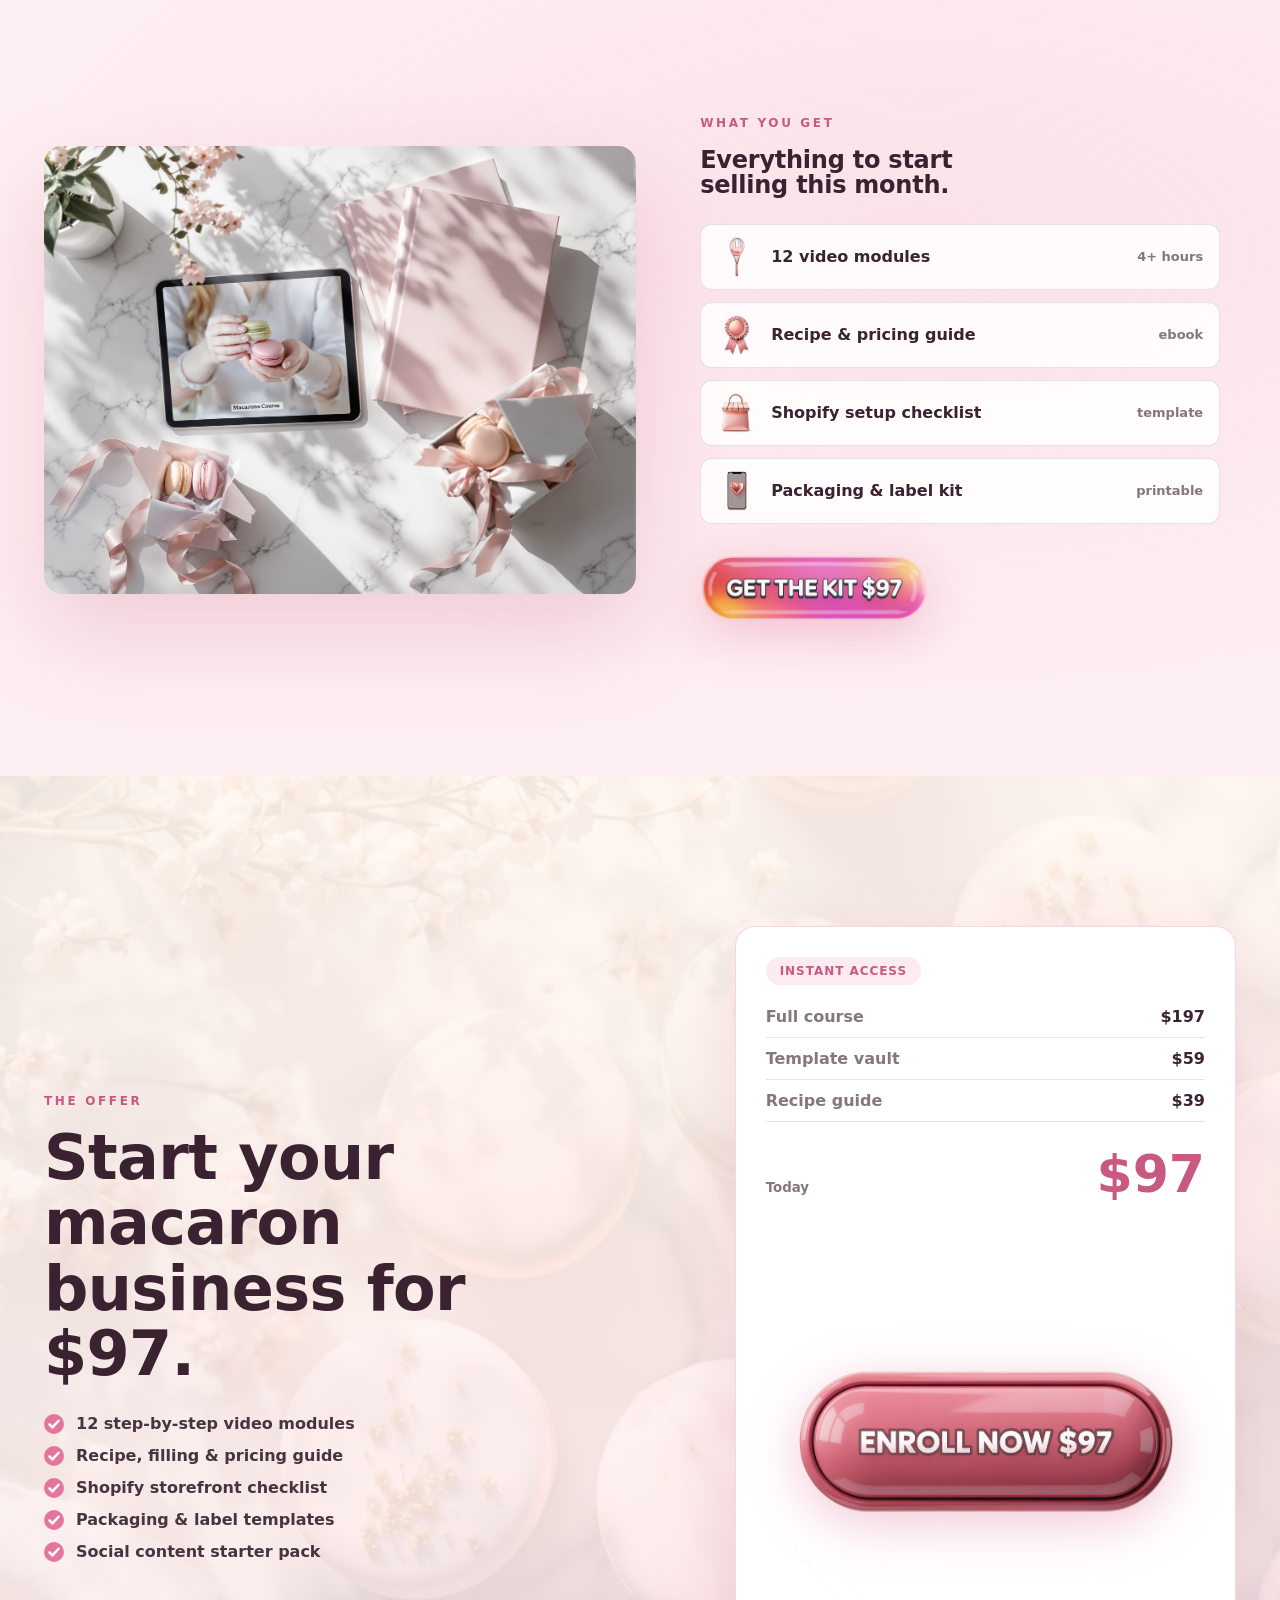
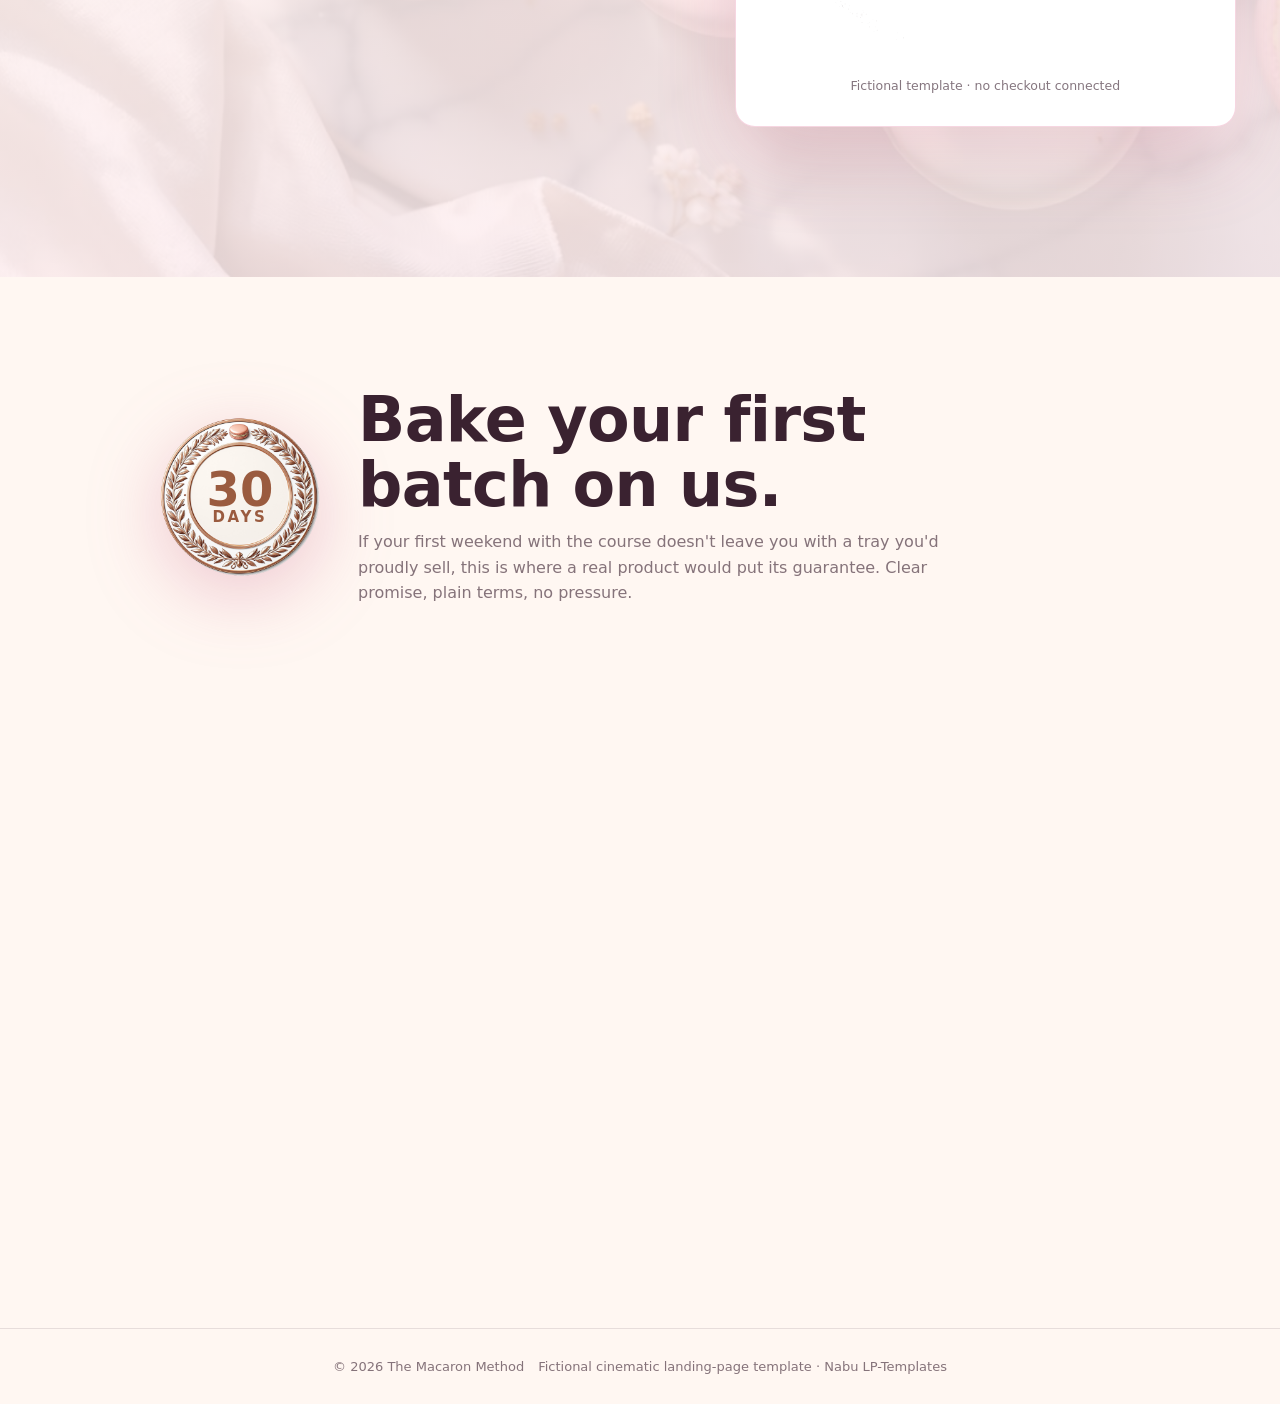
<file: templates/macaron-cinematic/index.html>
<!doctype html>
<html lang="en">
  <head>
    <meta charset="utf-8">
    <meta name="viewport" content="width=device-width, initial-scale=1">
    <title>The Macaron Method — Bake It. Brand It. Sell It.</title>
    <meta name="description" content="Cinematic landing-page template (fictional): a $97 course on making and selling macarons from a certified home kitchen via Shopify and social media.">
    <link rel="icon" type="image/png" href="brand/favicon.png">
    <link rel="stylesheet" href="assets/styles.css">
  </head>
  <body>
    <header class="nav" id="nav">
      <a class="brand" href="#top" aria-label="The Macaron Method home">
        <img src="brand/logo.png" alt="" width="42" height="42">
        <strong>The Macaron Method</strong>
      </a>
      <nav class="nav-links" aria-label="Sections">
        <a href="#method">Method</a>
        <a href="#inside">Inside</a>
        <a href="#offer">Pricing</a>
      </nav>
      <a class="btn-img sm" href="#offer"><img src="assets/img/btn-nav.png" alt="Get access — $97"></a>
      <button class="nav-toggle" id="navToggle" type="button" aria-label="Open menu" aria-expanded="false">
        <span></span><span></span><span></span>
      </button>
    </header>

    <div class="drawer" id="drawer" aria-hidden="true">
      <button class="drawer-close" id="drawerClose" type="button" aria-label="Close menu">&times;</button>
      <a href="#method">Method</a>
      <a href="#inside">Inside</a>
      <a href="#offer">Pricing</a>
      <a class="btn-img" href="#offer"><img src="assets/img/btn-nav.png" alt="Get access — $97"></a>
    </div>

    <main id="top">
      <!-- HERO -->
      <section class="hero">
        <video class="media" autoplay muted loop playsinline preload="metadata" poster="assets/video/hero-poster.jpg">
          <source src="assets/video/hero.mp4" type="video/mp4">
        </video>
        <div class="media-scrim hero-scrim"></div>
        <canvas class="particles" id="particles" aria-hidden="true"></canvas>
        <div class="hero-inner">
          <p class="eyebrow reveal">The macaron business course</p>
          <h1 class="reveal">Bake it. Brand it.<br><span class="grad">Sell it.</span></h1>
          <p class="lede reveal">Turn your home kitchen into a macaron brand customers discover on Instagram and check out on Shopify.</p>
          <div class="hero-cta reveal">
            <a class="btn-img lg glow" href="#offer"><img src="assets/img/btn-hero.png" alt="Start baking — $97"></a>
            <a class="ghost" href="#method">See how it works ↓</a>
          </div>
          <p class="trust reveal">12 modules · home-kitchen friendly · lifetime access · fictional demo</p>
        </div>
        <div class="scroll-cue" aria-hidden="true"><span></span></div>
      </section>

      <!-- STAT STRIP -->
      <section class="stats">
        <div class="stat reveal"><b data-count="12">12</b><span>Modules</span></div>
        <div class="stat reveal"><b data-count="40">40</b><span>Recipes</span></div>
        <div class="stat reveal"><b>4.9★</b><span>Demo rating</span></div>
        <div class="stat reveal"><b>$97</b><span>One-time</span></div>
      </section>

      <!-- METHOD over baking scene -->
      <section class="band method" id="method">
        <div class="band-bg parallax" data-speed="0.18" style="background-image:url('assets/img/bake.webp')"></div>
        <div class="band-scrim"></div>
        <div class="band-inner">
          <p class="eyebrow reveal">The method</p>
          <h2 class="reveal">From kitchen to checkout<br>in three steps.</h2>
          <div class="steps">
            <article class="step reveal">
              <span class="step-no">01</span>
              <h3>Bake</h3>
              <p>Foolproof shells, fillings, and troubleshooting so every batch comes out smooth, footed, and consistent.</p>
            </article>
            <article class="step reveal">
              <span class="step-no">02</span>
              <h3>Brand</h3>
              <p>Photography, packaging, and pricing that make your macarons look — and sell — like a premium brand.</p>
            </article>
            <article class="step reveal">
              <span class="step-no">03</span>
              <h3>Sell</h3>
              <p>Set up a Shopify storefront and a simple social rhythm that turns followers into repeat orders.</p>
            </article>
          </div>
        </div>
      </section>

      <!-- SHOWCASE -->
      <section class="showcase">
        <div class="band-bg parallax" data-speed="0.12" style="background-image:url('assets/img/pack.webp')"></div>
        <div class="showcase-scrim"></div>
        <div class="showcase-inner reveal">
          <h2>Packaging they'll want<br>to photograph.</h2>
        </div>
      </section>

      <!-- INSIDE grid -->
      <section class="band inside" id="inside">
        <div class="band-bg parallax" data-speed="0.1" style="background-image:url('assets/img/flat.webp')"></div>
        <div class="band-scrim strong"></div>
        <div class="band-inner">
          <p class="eyebrow reveal">What's inside</p>
          <h2 class="reveal">Everything from first shell<br>to first sale.</h2>
          <div class="cards">
            <article class="card reveal"><img class="card-ic" src="assets/img/ic-bake.png" alt="" width="58" height="58"><b>Foolproof Shells</b><p>Ratios, macaronage, and oven fixes for consistent feet every time.</p></article>
            <article class="card reveal"><img class="card-ic" src="assets/img/ic-cert.png" alt="" width="58" height="58"><b>Home-Kitchen Ready</b><p>Cottage-food basics, labeling, and food-safe packaging done right.</p></article>
            <article class="card reveal"><img class="card-ic" src="assets/img/ic-shop.png" alt="" width="58" height="58"><b>Shopify Storefront</b><p>Set up products, pricing, and local pickup or shipping in an afternoon.</p></article>
            <article class="card reveal"><img class="card-ic" src="assets/img/ic-social.png" alt="" width="58" height="58"><b>Sell on Social</b><p>A simple content rhythm that turns Instagram and TikTok into orders.</p></article>
          </div>
        </div>
      </section>

      <!-- WHAT YOU GET -->
      <section class="kit" id="kit">
        <div class="kit-inner">
          <div class="kit-media reveal">
            <img src="assets/img/bundle.webp" alt="The complete kit: video modules, recipe guide, packaging templates and macaron gift boxes">
          </div>
          <div class="kit-copy reveal">
            <p class="eyebrow">What you get</p>
            <h2>Everything to start<br>selling this month.</h2>
            <ul class="kit-list">
              <li><img src="assets/img/ic-bake.png" alt="">12 video modules<span>4+ hours</span></li>
              <li><img src="assets/img/ic-cert.png" alt="">Recipe &amp; pricing guide<span>ebook</span></li>
              <li><img src="assets/img/ic-shop.png" alt="">Shopify setup checklist<span>template</span></li>
              <li><img src="assets/img/ic-social.png" alt="">Packaging &amp; label kit<span>printable</span></li>
            </ul>
            <a class="btn-img lg glow" href="#offer"><img src="assets/img/btn-kit.png" alt="Get the kit — $97"></a>
          </div>
        </div>
      </section>

      <!-- OFFER over ambient video -->
      <section class="offer" id="offer">
        <video class="media" autoplay muted loop playsinline preload="none" poster="assets/video/ambient-poster.jpg">
          <source src="assets/video/ambient.mp4" type="video/mp4">
        </video>
        <div class="media-scrim offer-scrim"></div>
        <div class="offer-inner">
          <div class="offer-copy reveal">
            <p class="eyebrow">The offer</p>
            <h2>Start your macaron<br>business for $97.</h2>
            <ul class="check">
              <li>12 step-by-step video modules</li>
              <li>Recipe, filling &amp; pricing guide</li>
              <li>Shopify storefront checklist</li>
              <li>Packaging &amp; label templates</li>
              <li>Social content starter pack</li>
            </ul>
          </div>
          <aside class="order reveal" aria-label="Order card">
            <span class="pill">Instant access</span>
            <div class="value">
              <span>Full course <b>$197</b></span>
              <span>Template vault <b>$59</b></span>
              <span>Recipe guide <b>$39</b></span>
            </div>
            <div class="total"><small>Today</small><strong>$97</strong></div>
            <a class="btn-img block glow" href="#offer"><img src="assets/img/btn-offer.png" alt="Enroll now — $97"></a>
            <p class="micro">Fictional template · no checkout connected</p>
          </aside>
        </div>
      </section>

      <!-- GUARANTEE -->
      <section class="guarantee reveal">
        <div class="seal">
          <img src="assets/img/seal.png" alt="30-day guarantee seal">
          <span><b>30</b><i>DAYS</i></span>
        </div>
        <div>
          <h2>Bake your first batch on us.</h2>
          <p>If your first weekend with the course doesn't leave you with a tray you'd proudly sell, this is where a real product would put its guarantee. Clear promise, plain terms, no pressure.</p>
        </div>
      </section>

      <!-- FINAL CTA -->
      <section class="final">
        <div class="band-bg parallax" data-speed="0.14" style="background-image:url('assets/img/hero.webp')"></div>
        <div class="band-scrim"></div>
        <div class="final-inner reveal">
          <h2>Your kitchen. Your brand.<br><span class="grad">Your business.</span></h2>
          <a class="btn-img lg glow" href="#offer"><img src="assets/img/btn-final.png" alt="Get the course — $97"></a>
        </div>
      </section>
    </main>

    <!-- ALYSHA sticky widget -->
    <button class="bob-fab" id="bobFab" type="button" aria-label="Watch Alysha's intro video">
      <span class="bob-pulse" aria-hidden="true"></span>
      <img class="bob-img" src="assets/img/alysha.png" alt="Alysha, the course creator">
      <span class="bob-play" aria-hidden="true">▶</span>
      <span class="bob-tip">Meet Alysha — watch&nbsp;intro</span>
    </button>

    <!-- ALYSHA video modal -->
    <div class="modal" id="bobModal" role="dialog" aria-modal="true" aria-label="Alysha's intro" aria-hidden="true">
      <div class="modal-card">
        <button class="modal-close" id="bobClose" type="button" aria-label="Close">&times;</button>
        <div class="modal-video">
          <video id="bobPlayer" controls playsinline preload="none" poster="assets/video/alysha-poster.jpg">
            <source src="assets/video/alysha.mp4" type="video/mp4">
          </video>
        </div>
        <div class="modal-foot">
          <p>Hi, I'm Alysha — I'll show you how I turned a home kitchen into a macaron&nbsp;brand.</p>
          <a class="btn-img lg glow" href="#offer" data-close-modal><img src="assets/img/btn-hero.png" alt="Start baking — $97"></a>
        </div>
      </div>
    </div>

    <footer class="foot">
      <span>© 2026 The Macaron Method</span>
      <span>Fictional cinematic landing-page template · Nabu LP-Templates</span>
    </footer>

    <script src="assets/script.js"></script>
  </body>
</html>
</file>
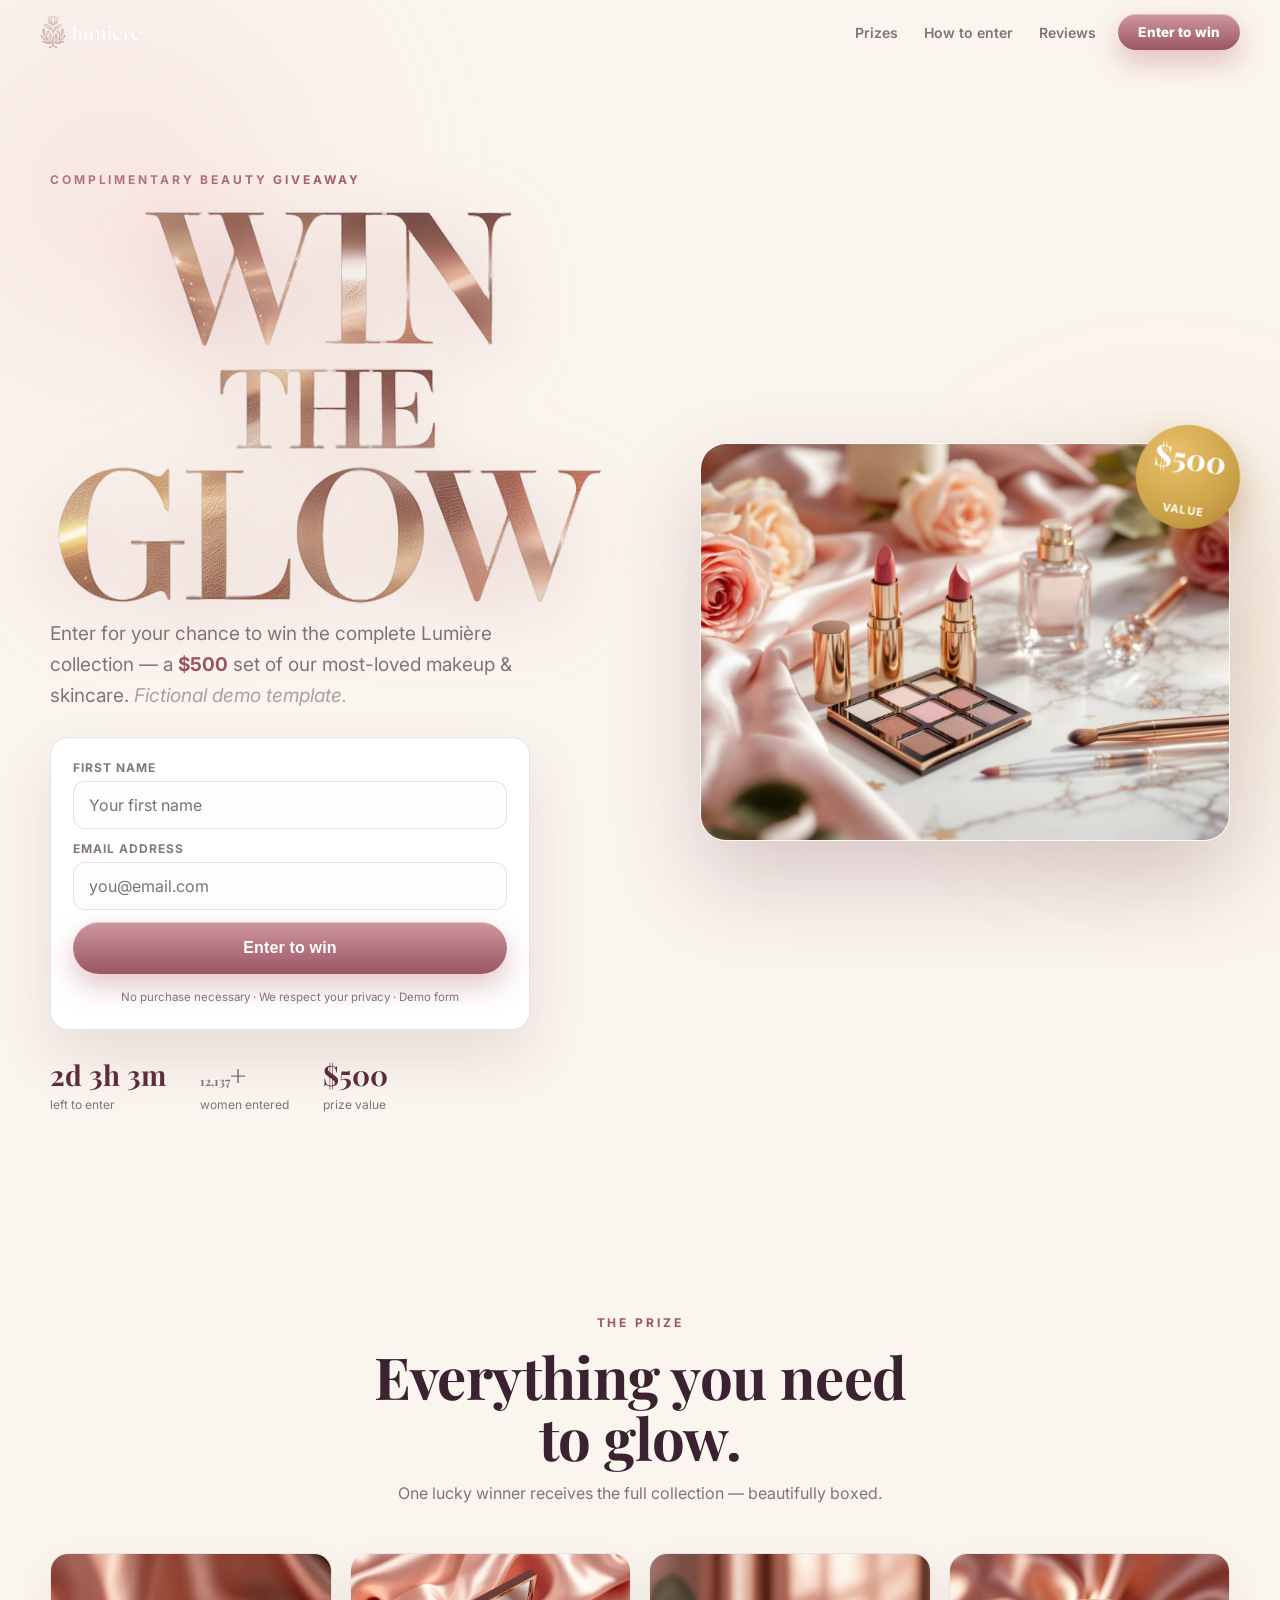
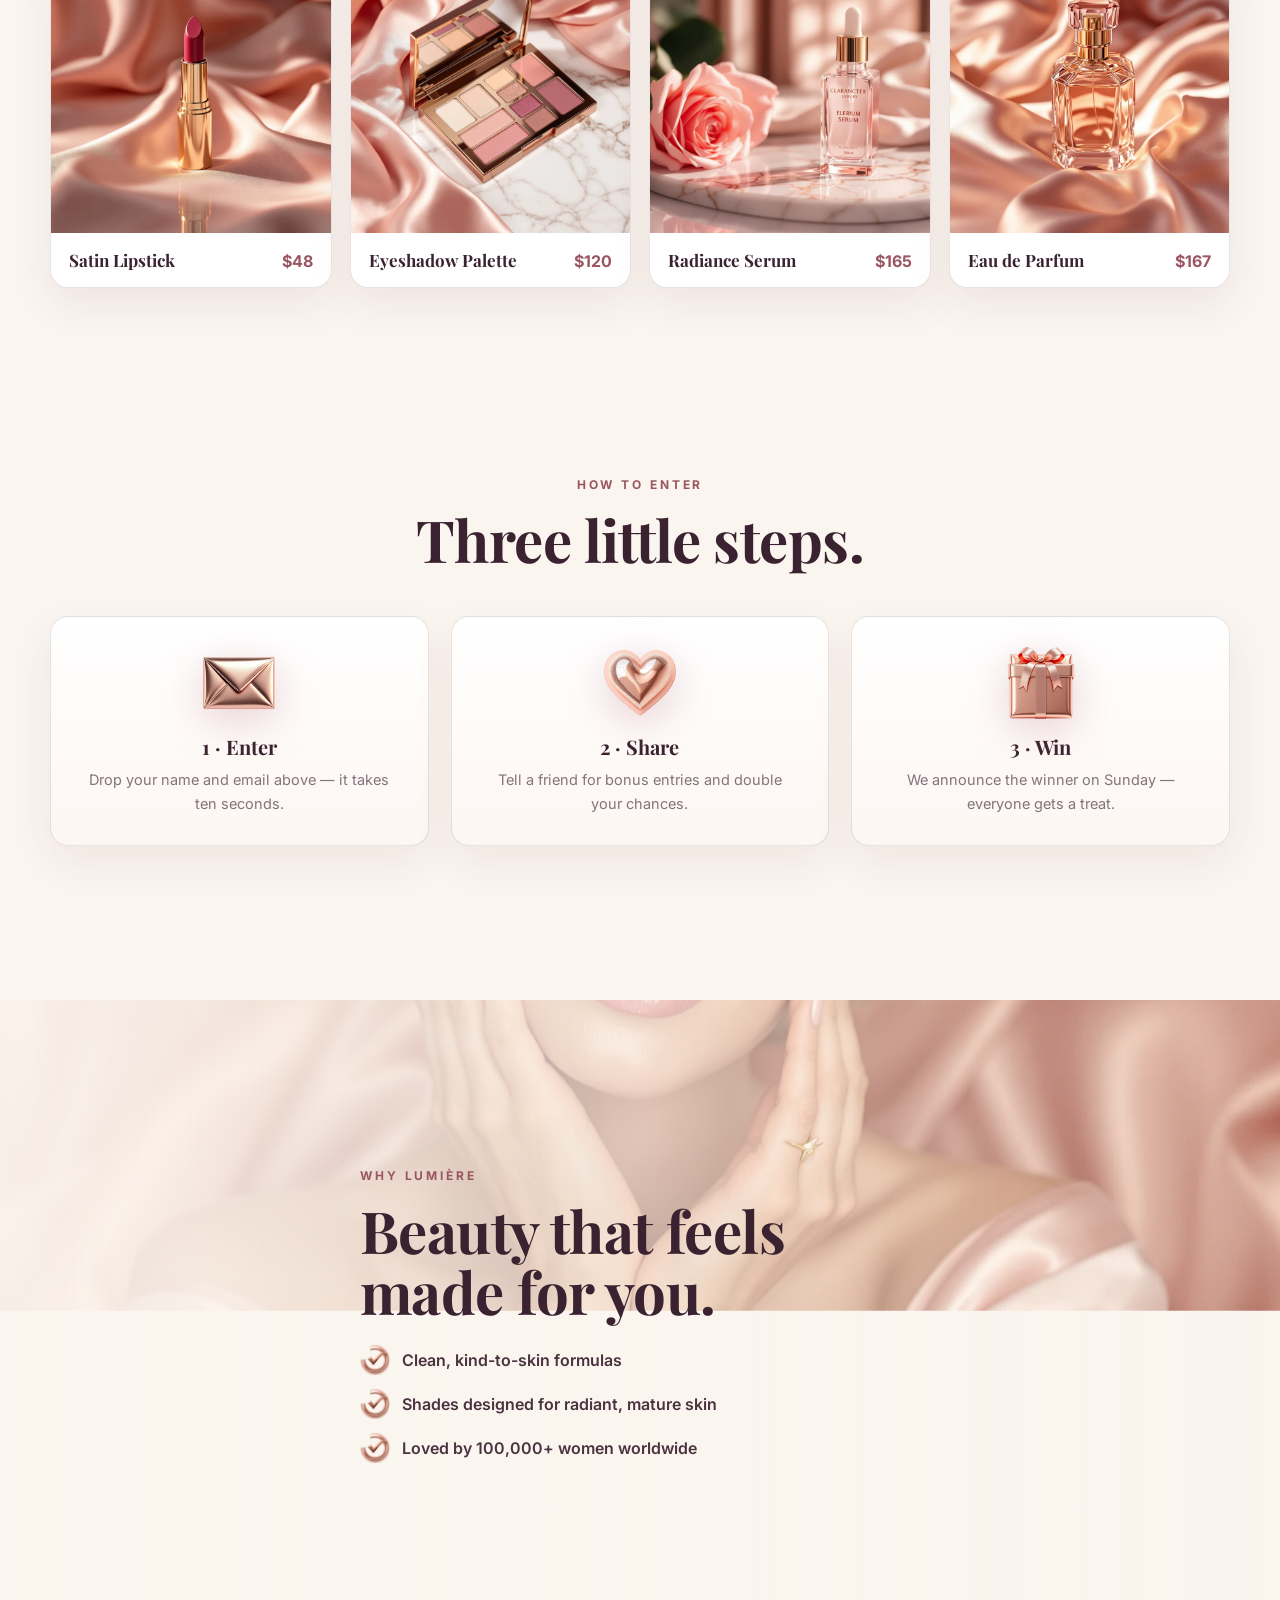
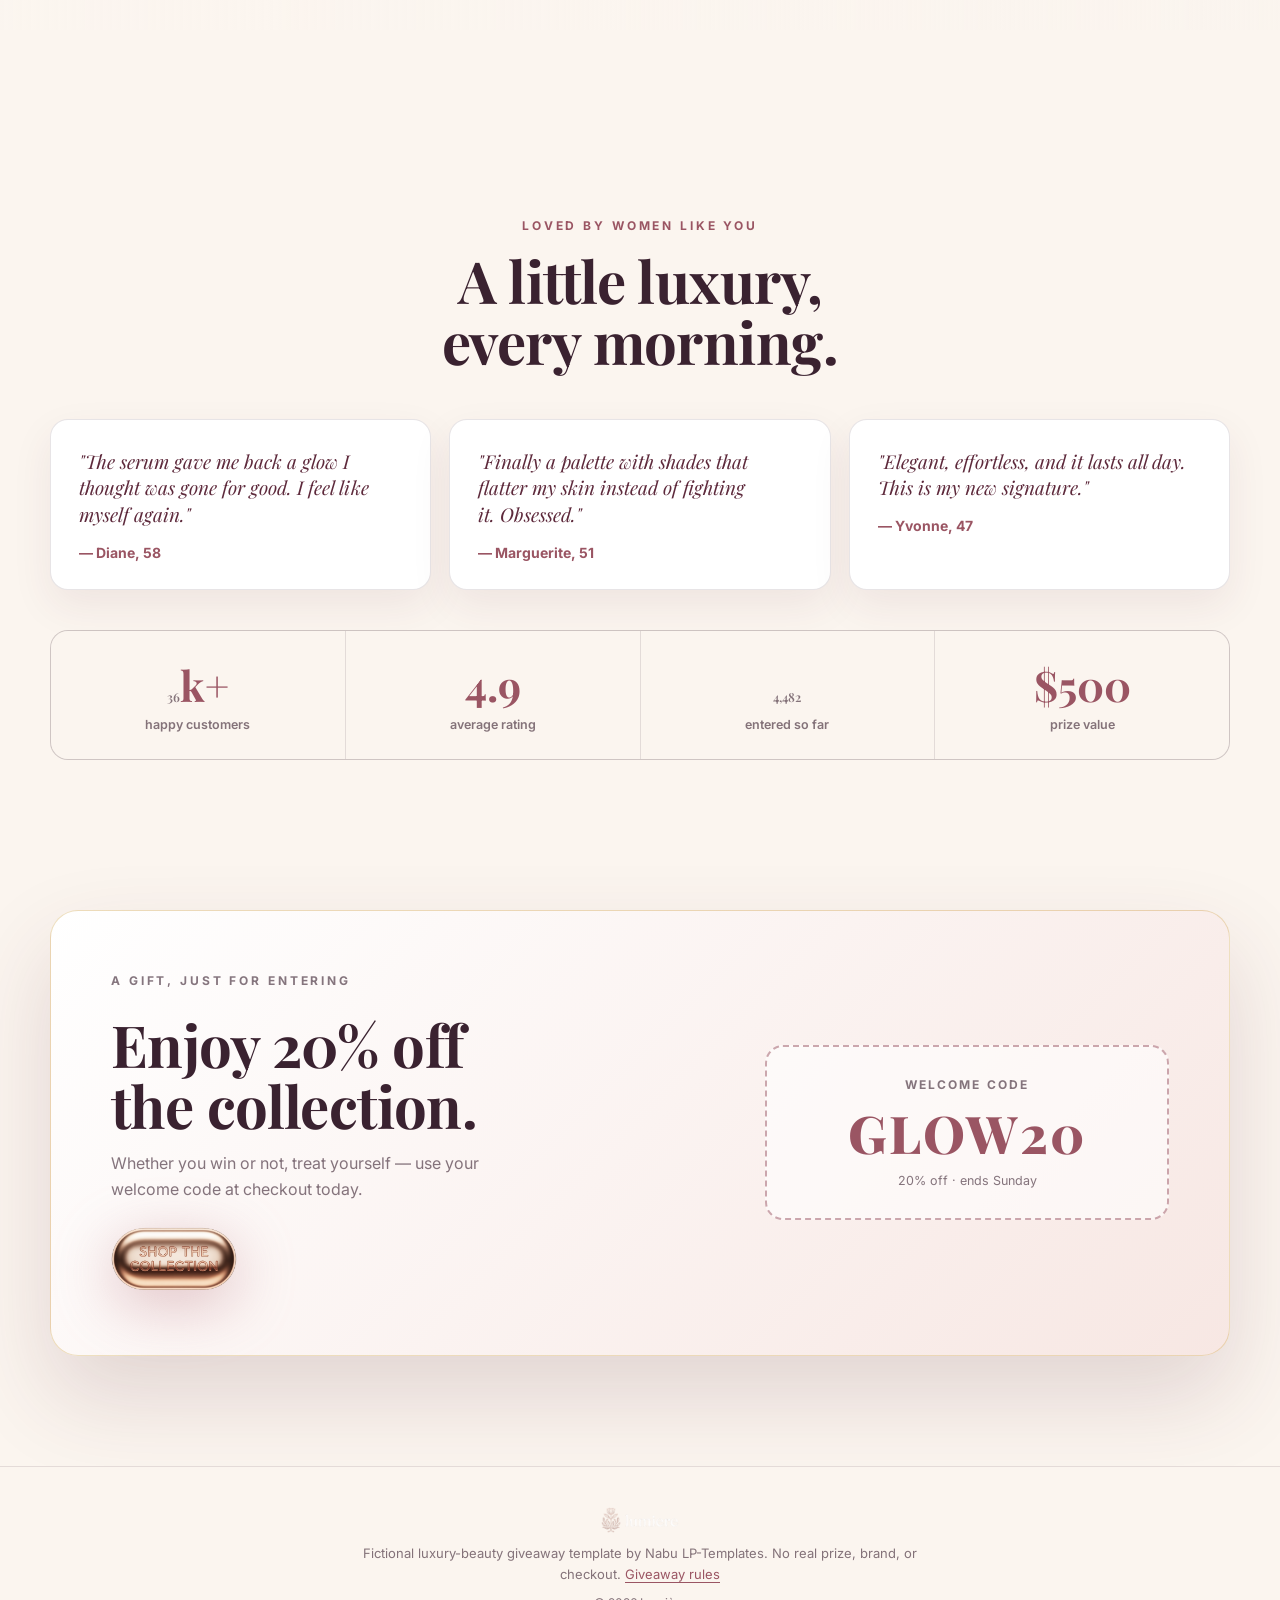
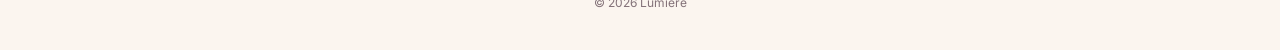
<file: templates/makeup-giveaway/index.html>
<!doctype html>
<html lang="en">
  <head>
    <meta charset="utf-8">
    <meta name="viewport" content="width=device-width, initial-scale=1">
    <title>Lumière — Win the Glow · The $500 Beauty Giveaway</title>
    <meta name="description" content="Fictional luxury beauty giveaway landing-page template: enter to win a $500 makeup bundle, then claim a coupon to shop the collection.">
    <link rel="icon" type="image/png" href="brand/favicon.png">
    <link rel="preconnect" href="https://fonts.googleapis.com">
    <link rel="preconnect" href="https://fonts.gstatic.com" crossorigin>
    <link href="https://fonts.googleapis.com/css2?family=Playfair+Display:ital,wght@0,500;0,700;0,800;1,500&family=Inter:wght@400;500;600;700;800&display=swap" rel="stylesheet">
    <link rel="stylesheet" href="assets/styles.css">
  </head>
  <body>
    <div class="orb orb-1" aria-hidden="true"></div>
    <div class="orb orb-2" aria-hidden="true"></div>

    <header class="nav" id="nav">
      <a class="brand" href="#top" aria-label="Lumière home">
        <img src="brand/logo.png" alt="" height="34">
      </a>
      <nav class="nav-links" aria-label="Sections">
        <a href="#prizes">Prizes</a>
        <a href="#how">How to enter</a>
        <a href="#reviews">Reviews</a>
      </nav>
      <a class="btn btn-sm" href="#enter">Enter to win</a>
      <button class="nav-toggle" id="navToggle" type="button" aria-label="Open menu" aria-expanded="false"><span></span><span></span><span></span></button>
    </header>

    <div class="drawer" id="drawer" aria-hidden="true">
      <button class="drawer-close" id="drawerClose" type="button" aria-label="Close menu">&times;</button>
      <a href="#prizes">Prizes</a>
      <a href="#how">How to enter</a>
      <a href="#reviews">Reviews</a>
      <a class="btn" href="#enter">Enter to win</a>
    </div>

    <main id="top">
      <!-- HERO -->
      <section class="hero" id="enter">
        <div class="hero-copy">
          <p class="eyebrow reveal">Complimentary beauty giveaway</p>
          <h1 class="sr-only">Win the glow — the $500 Lumière beauty giveaway</h1>
          <img class="headline reveal" src="assets/img/headline.png" alt="Win the glow" width="560">
          <p class="lede reveal">Enter for your chance to win the complete Lumière collection — a <strong>$500</strong> set of our most-loved makeup &amp; skincare. <em>Fictional demo template.</em></p>

          <form class="enter-card reveal" id="enterForm" novalidate>
            <div class="field"><label for="fn">First name</label><input id="fn" name="fn" type="text" autocomplete="given-name" placeholder="Your first name" required></div>
            <div class="field"><label for="em">Email address</label><input id="em" name="em" type="email" autocomplete="email" placeholder="you@email.com" required></div>
            <button class="btn btn-lg" type="submit">Enter to win</button>
            <p class="form-note">No purchase necessary · We respect your privacy · Demo form</p>
            <p class="form-done" id="formDone" hidden>You're entered! Winner announced Sunday. <span>(Fictional demo — nothing was submitted.)</span></p>
          </form>

          <ul class="trust reveal">
            <li><b id="cd">—</b><span>left to enter</span></li>
            <li><b><span data-count="12480">0</span>+</b><span>women entered</span></li>
            <li><b>$500</b><span>prize value</span></li>
          </ul>
        </div>

        <div class="hero-art reveal">
          <div class="hero-frame tilt">
            <video class="media" autoplay muted loop playsinline preload="metadata" poster="assets/video/hero-poster.jpg">
              <source src="assets/video/hero.mp4" type="video/mp4">
            </video>
          </div>
          <span class="value-badge">$500<small>value</small></span>
        </div>
      </section>

      <!-- PRIZES -->
      <section class="prizes" id="prizes">
        <div class="sec-head reveal">
          <p class="eyebrow">The prize</p>
          <h2>Everything you need<br>to glow.</h2>
          <p class="sec-sub">One lucky winner receives the full collection — beautifully boxed.</p>
        </div>
        <div class="prize-grid">
          <figure class="prize reveal"><img src="assets/img/lipstick.webp" alt="Luxury gold lipstick"><figcaption><b>Satin Lipstick</b><span>$48</span></figcaption></figure>
          <figure class="prize reveal"><img src="assets/img/palette.webp" alt="Champagne eyeshadow palette"><figcaption><b>Eyeshadow Palette</b><span>$120</span></figcaption></figure>
          <figure class="prize reveal"><img src="assets/img/serum.webp" alt="Radiance serum"><figcaption><b>Radiance Serum</b><span>$165</span></figcaption></figure>
          <figure class="prize reveal"><img src="assets/img/perfume.webp" alt="Signature eau de parfum"><figcaption><b>Eau de Parfum</b><span>$167</span></figcaption></figure>
        </div>
      </section>

      <!-- HOW TO ENTER -->
      <section class="how" id="how">
        <div class="sec-head reveal">
          <p class="eyebrow">How to enter</p>
          <h2>Three little steps.</h2>
        </div>
        <div class="steps">
          <article class="step reveal"><img src="assets/img/ic-enter.png" alt="" width="72" height="72"><b>1 · Enter</b><p>Drop your name and email above — it takes ten seconds.</p></article>
          <article class="step reveal"><img src="assets/img/ic-share.png" alt="" width="72" height="72"><b>2 · Share</b><p>Tell a friend for bonus entries and double your chances.</p></article>
          <article class="step reveal"><img src="assets/img/ic-win.png" alt="" width="72" height="72"><b>3 · Win</b><p>We announce the winner on Sunday — everyone gets a treat.</p></article>
        </div>
      </section>

      <!-- STORY BAND -->
      <section class="story">
        <div class="story-bg parallax" data-speed="0.16" style="background-image:url('assets/img/woman.webp')"></div>
        <div class="story-scrim"></div>
        <div class="story-inner reveal">
          <p class="eyebrow">Why Lumière</p>
          <h2>Beauty that feels<br>made for you.</h2>
          <ul class="benefits">
            <li><img src="assets/img/ic-check.png" alt="">Clean, kind-to-skin formulas</li>
            <li><img src="assets/img/ic-check.png" alt="">Shades designed for radiant, mature skin</li>
            <li><img src="assets/img/ic-check.png" alt="">Loved by 100,000+ women worldwide</li>
          </ul>
        </div>
      </section>

      <!-- REVIEWS + STATS -->
      <section class="reviews" id="reviews">
        <div class="sec-head reveal">
          <p class="eyebrow">Loved by women like you</p>
          <h2>A little luxury,<br>every morning.</h2>
        </div>
        <div class="review-grid">
          <blockquote class="review reveal"><p>"The serum gave me back a glow I thought was gone for good. I feel like myself again."</p><cite>— Diane, 58</cite></blockquote>
          <blockquote class="review reveal"><p>"Finally a palette with shades that flatter my skin instead of fighting it. Obsessed."</p><cite>— Marguerite, 51</cite></blockquote>
          <blockquote class="review reveal"><p>"Elegant, effortless, and it lasts all day. This is my new signature."</p><cite>— Yvonne, 47</cite></blockquote>
        </div>
        <ul class="stats reveal">
          <li><b><span data-count="100">0</span>k+</b><span>happy customers</span></li>
          <li><b>4.9</b><span>average rating</span></li>
          <li><b><span data-count="12480">0</span></b><span>entered so far</span></li>
          <li><b>$500</b><span>prize value</span></li>
        </ul>
      </section>

      <!-- CLOSING COUPON CTA -->
      <section class="coupon-sec">
        <div class="coupon reveal">
          <div class="coupon-left">
            <p class="eyebrow">A gift, just for entering</p>
            <h2>Enjoy 20% off<br>the collection.</h2>
            <p>Whether you win or not, treat yourself — use your welcome code at checkout today.</p>
            <a class="btn-cta" href="#enter" aria-label="Shop the collection"><img src="assets/img/btn-shop.png" alt="Shop the collection"></a>
          </div>
          <div class="coupon-code" aria-hidden="true">
            <span class="cc-label">Welcome code</span>
            <span class="cc-code">GLOW20</span>
            <span class="cc-meta">20% off · ends Sunday</span>
          </div>
        </div>
      </section>
    </main>

    <footer class="foot">
      <img src="brand/logo.png" alt="Lumière" height="26">
      <p>Fictional luxury-beauty giveaway template by Nabu LP-Templates. No real prize, brand, or checkout. <a href="#enter">Giveaway rules</a></p>
      <span>© 2026 Lumière</span>
    </footer>

    <script src="assets/script.js"></script>
  </body>
</html>
</file>
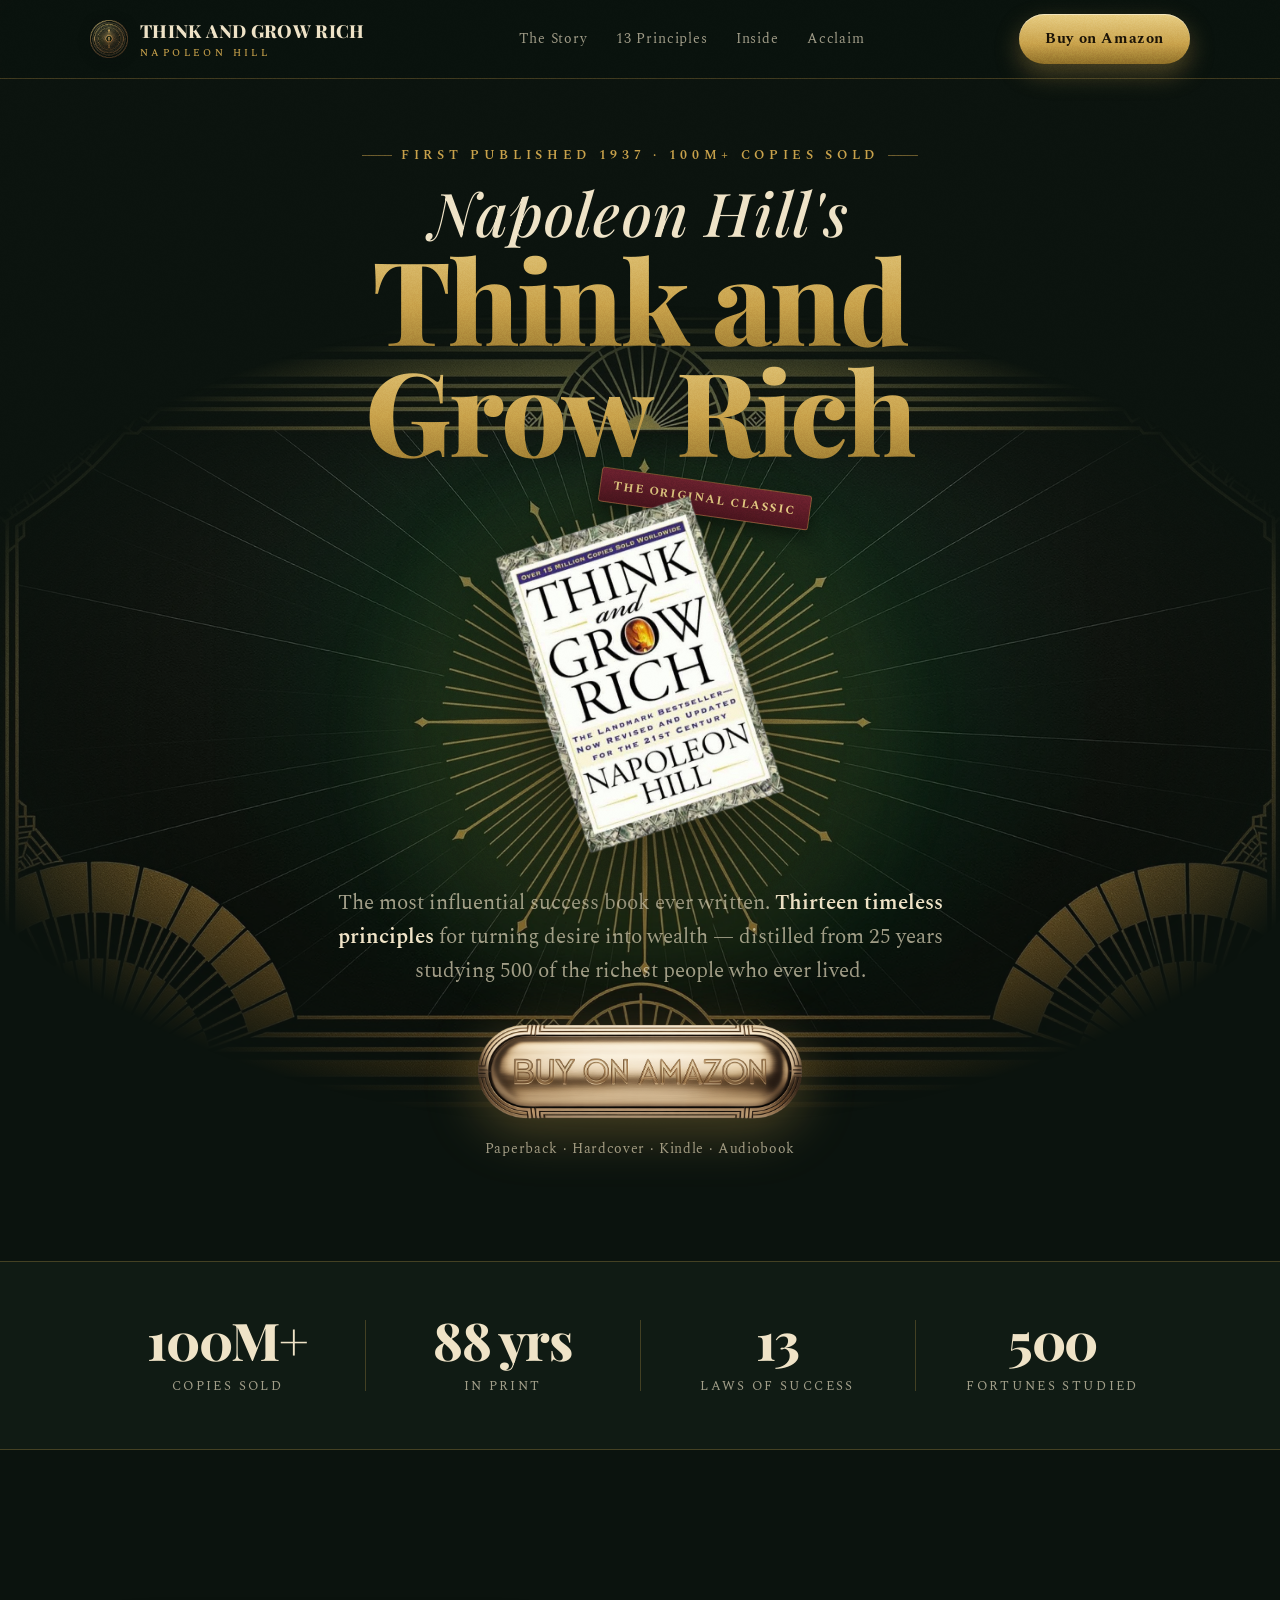
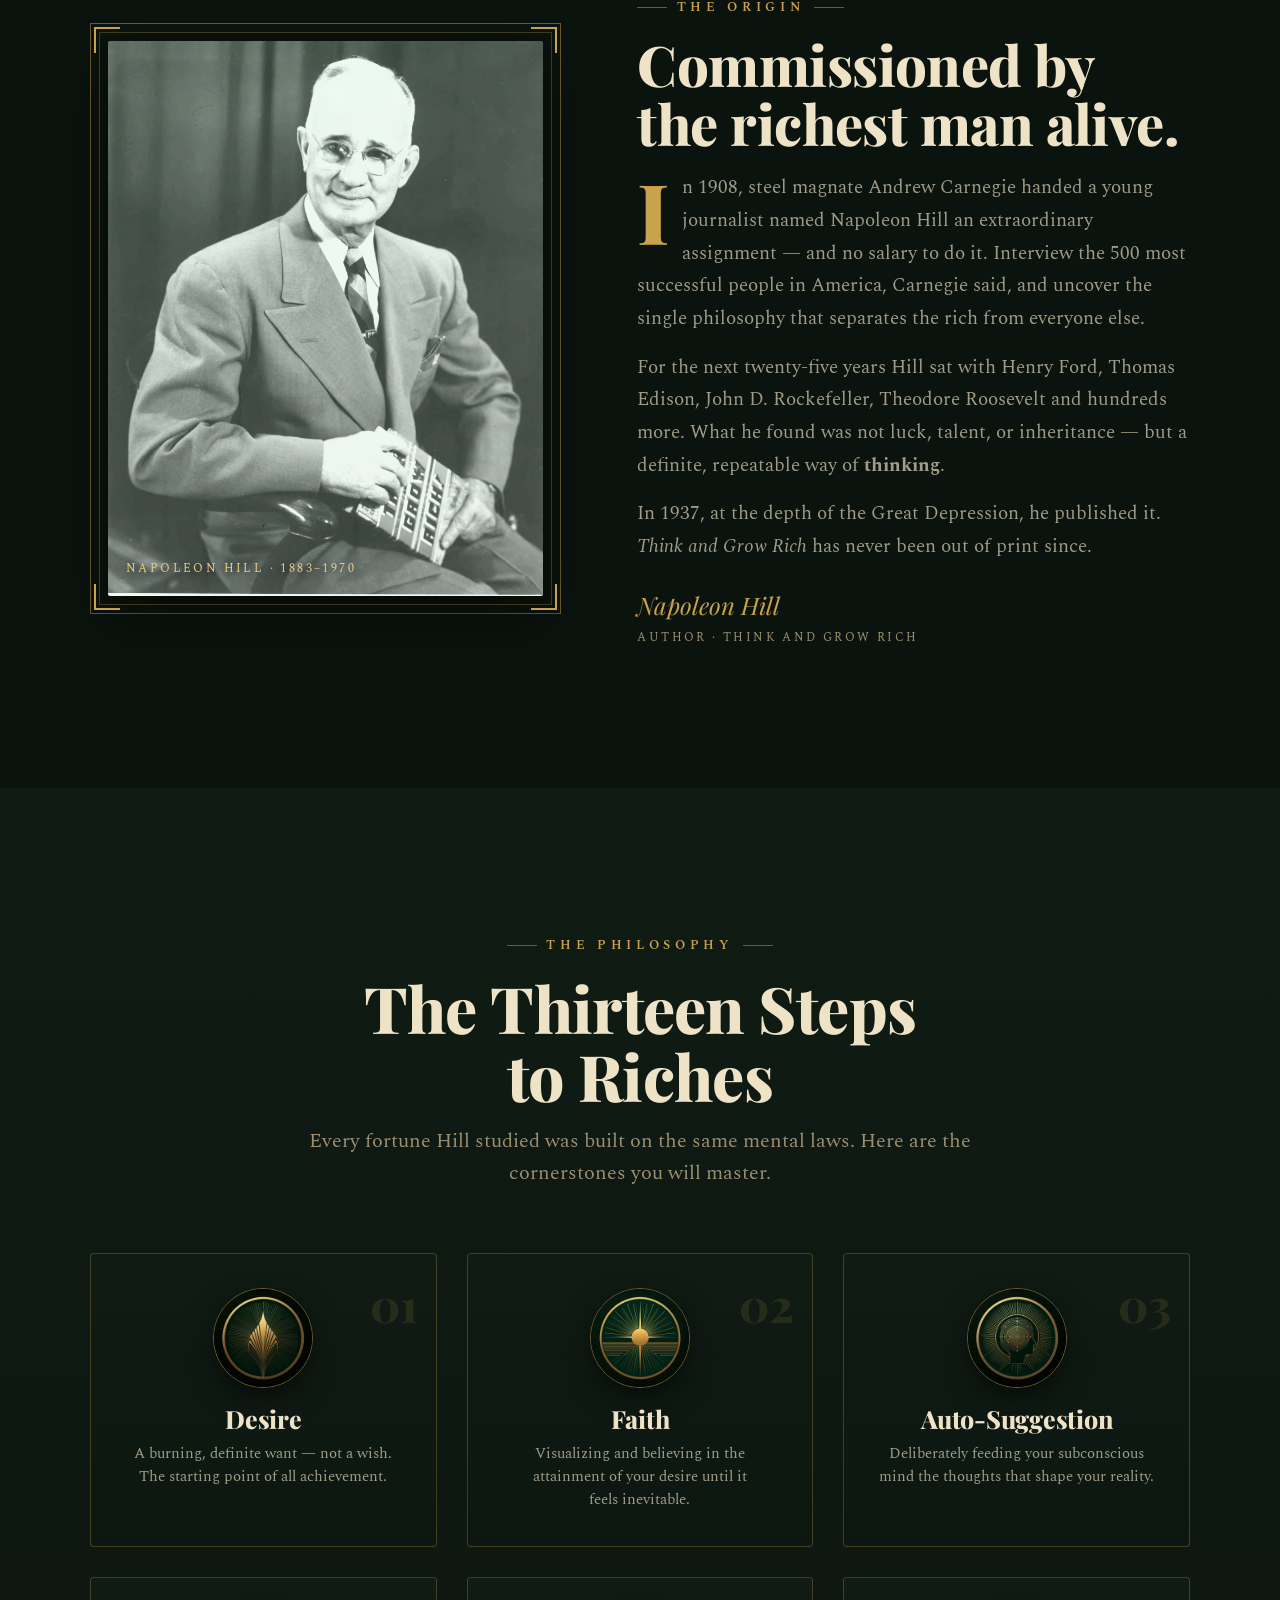
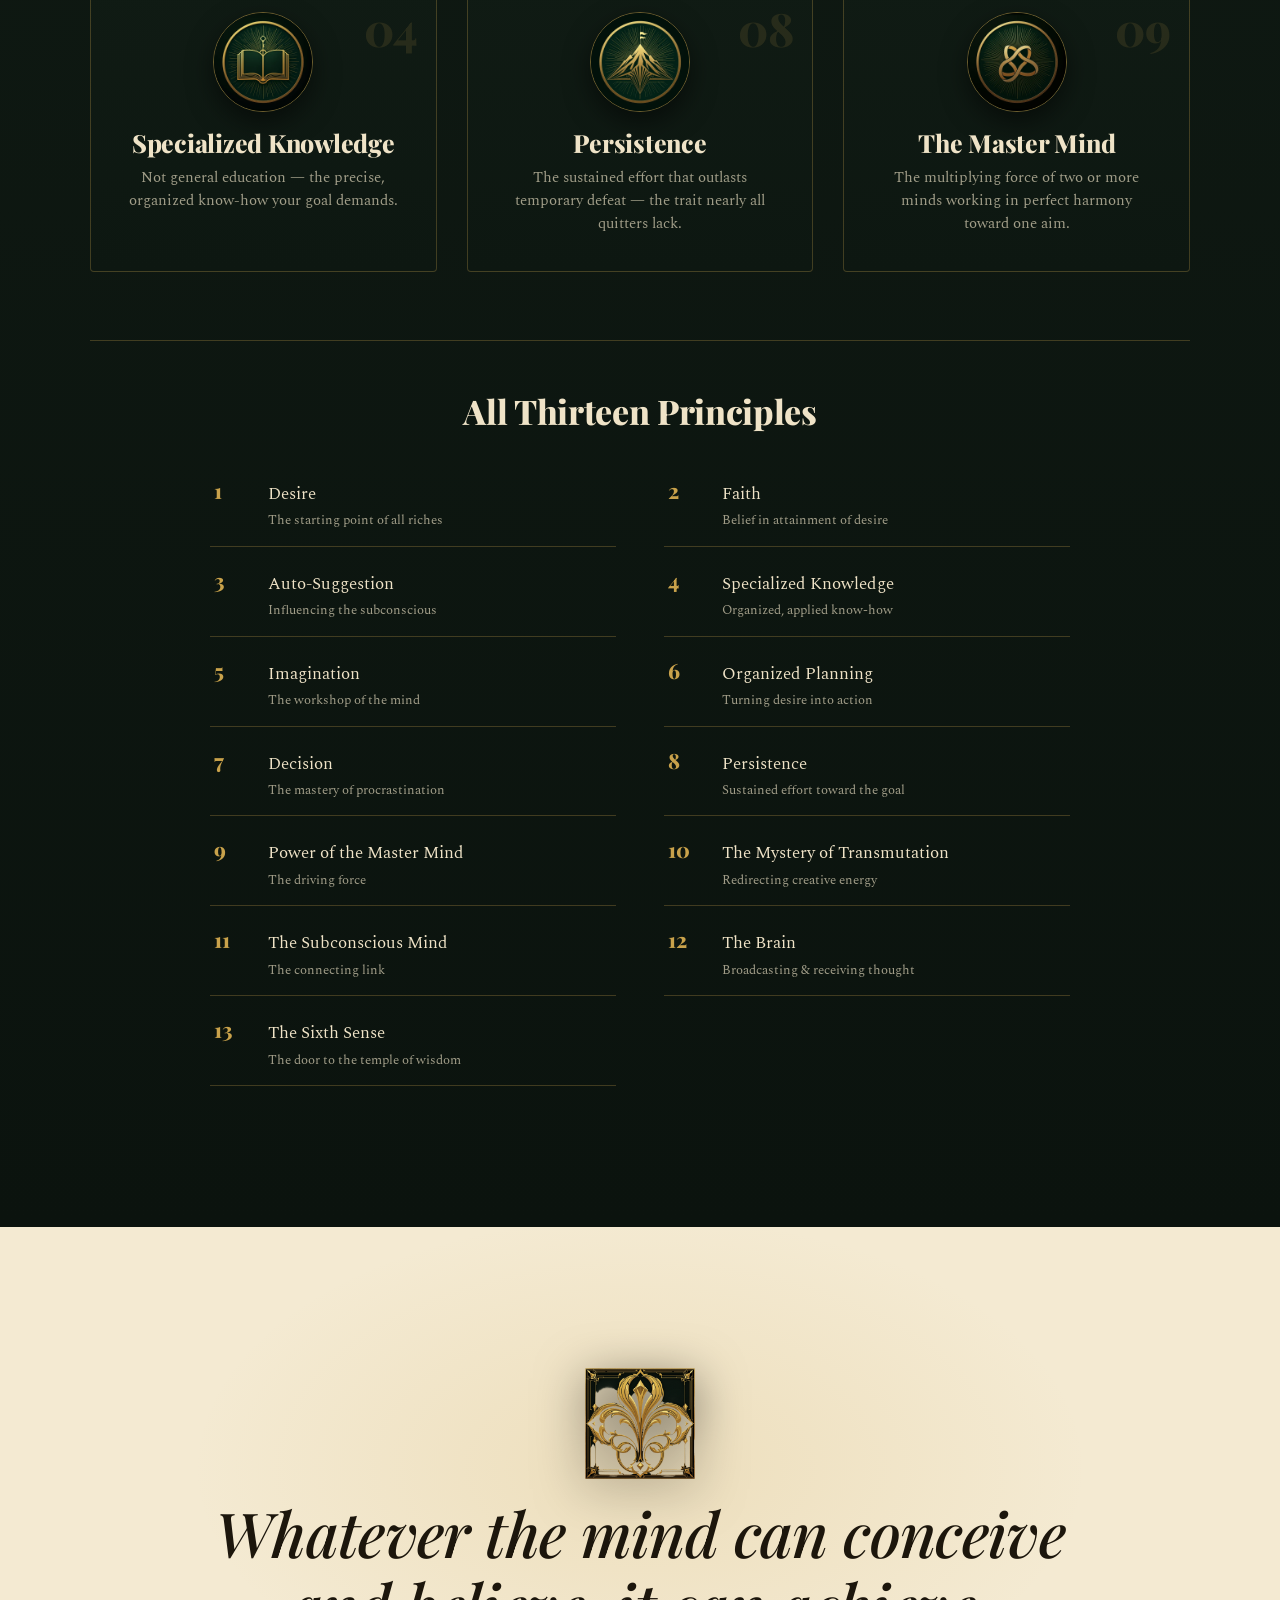
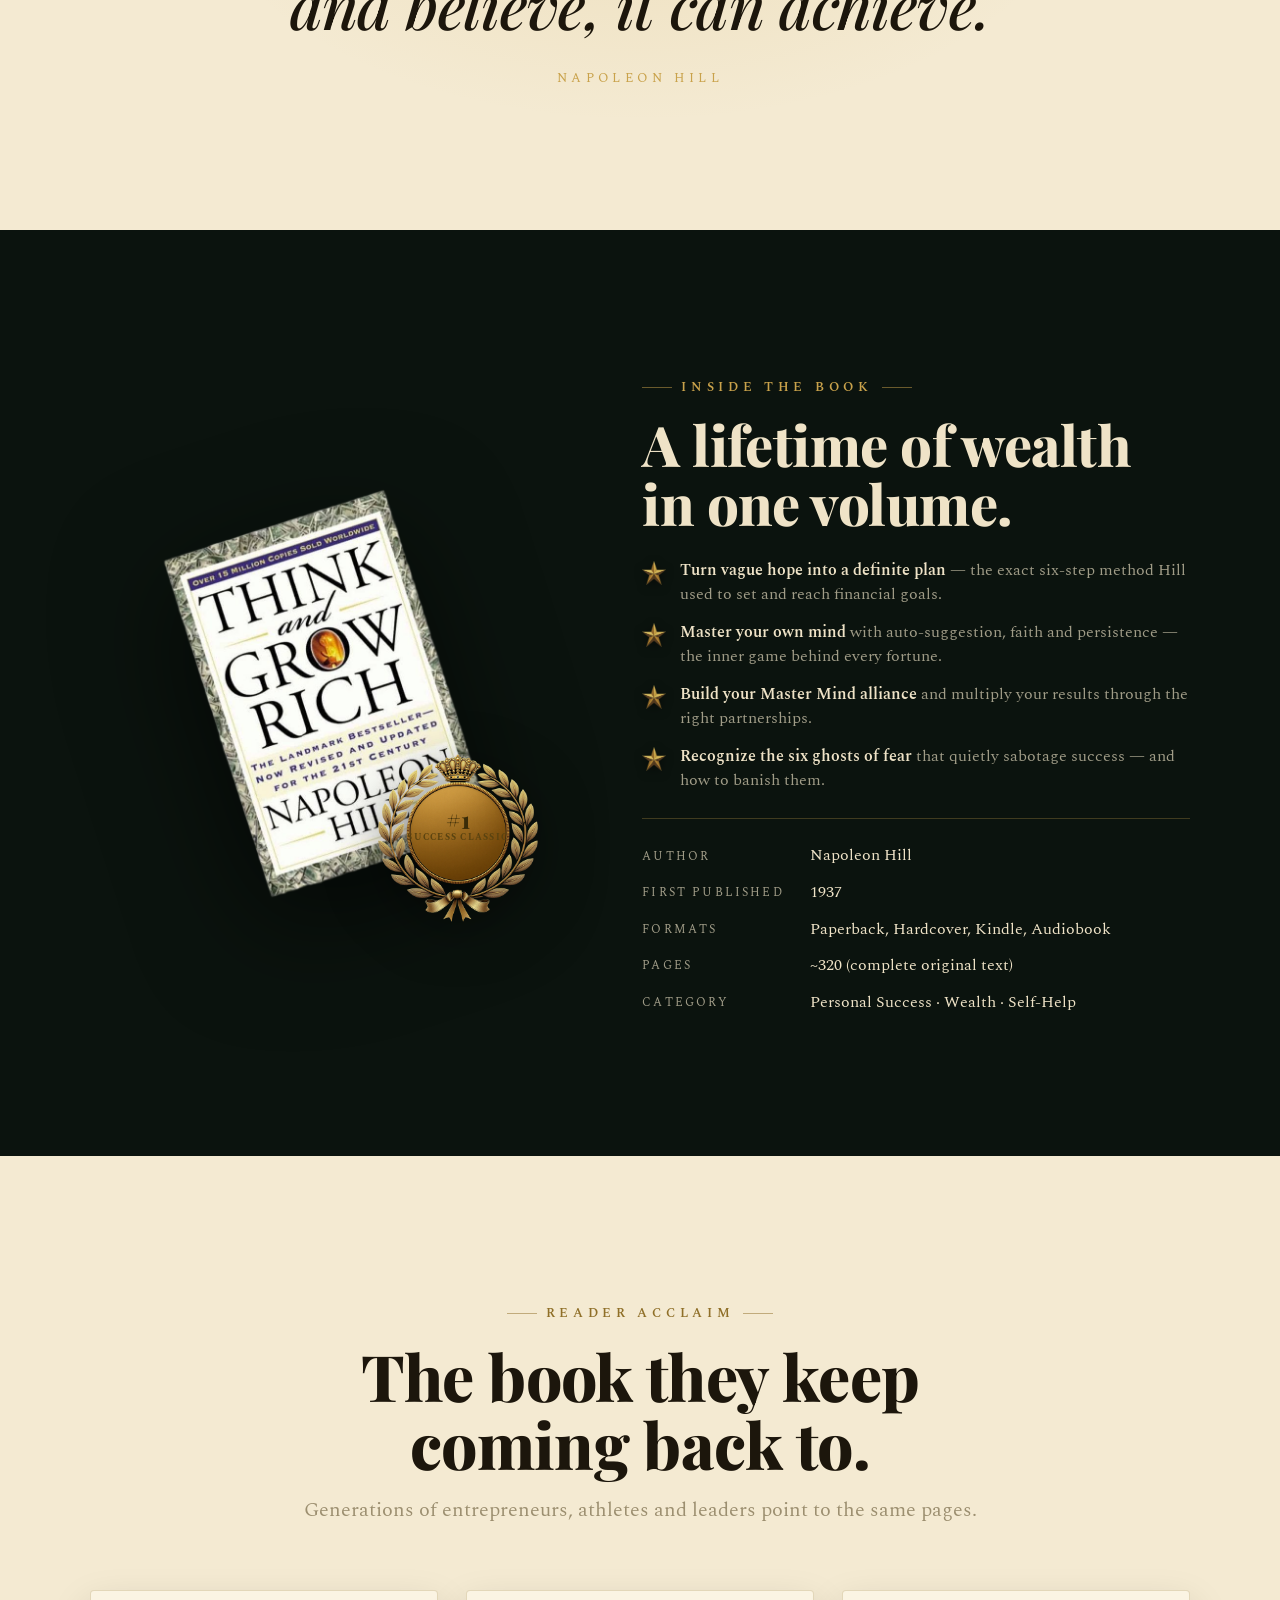
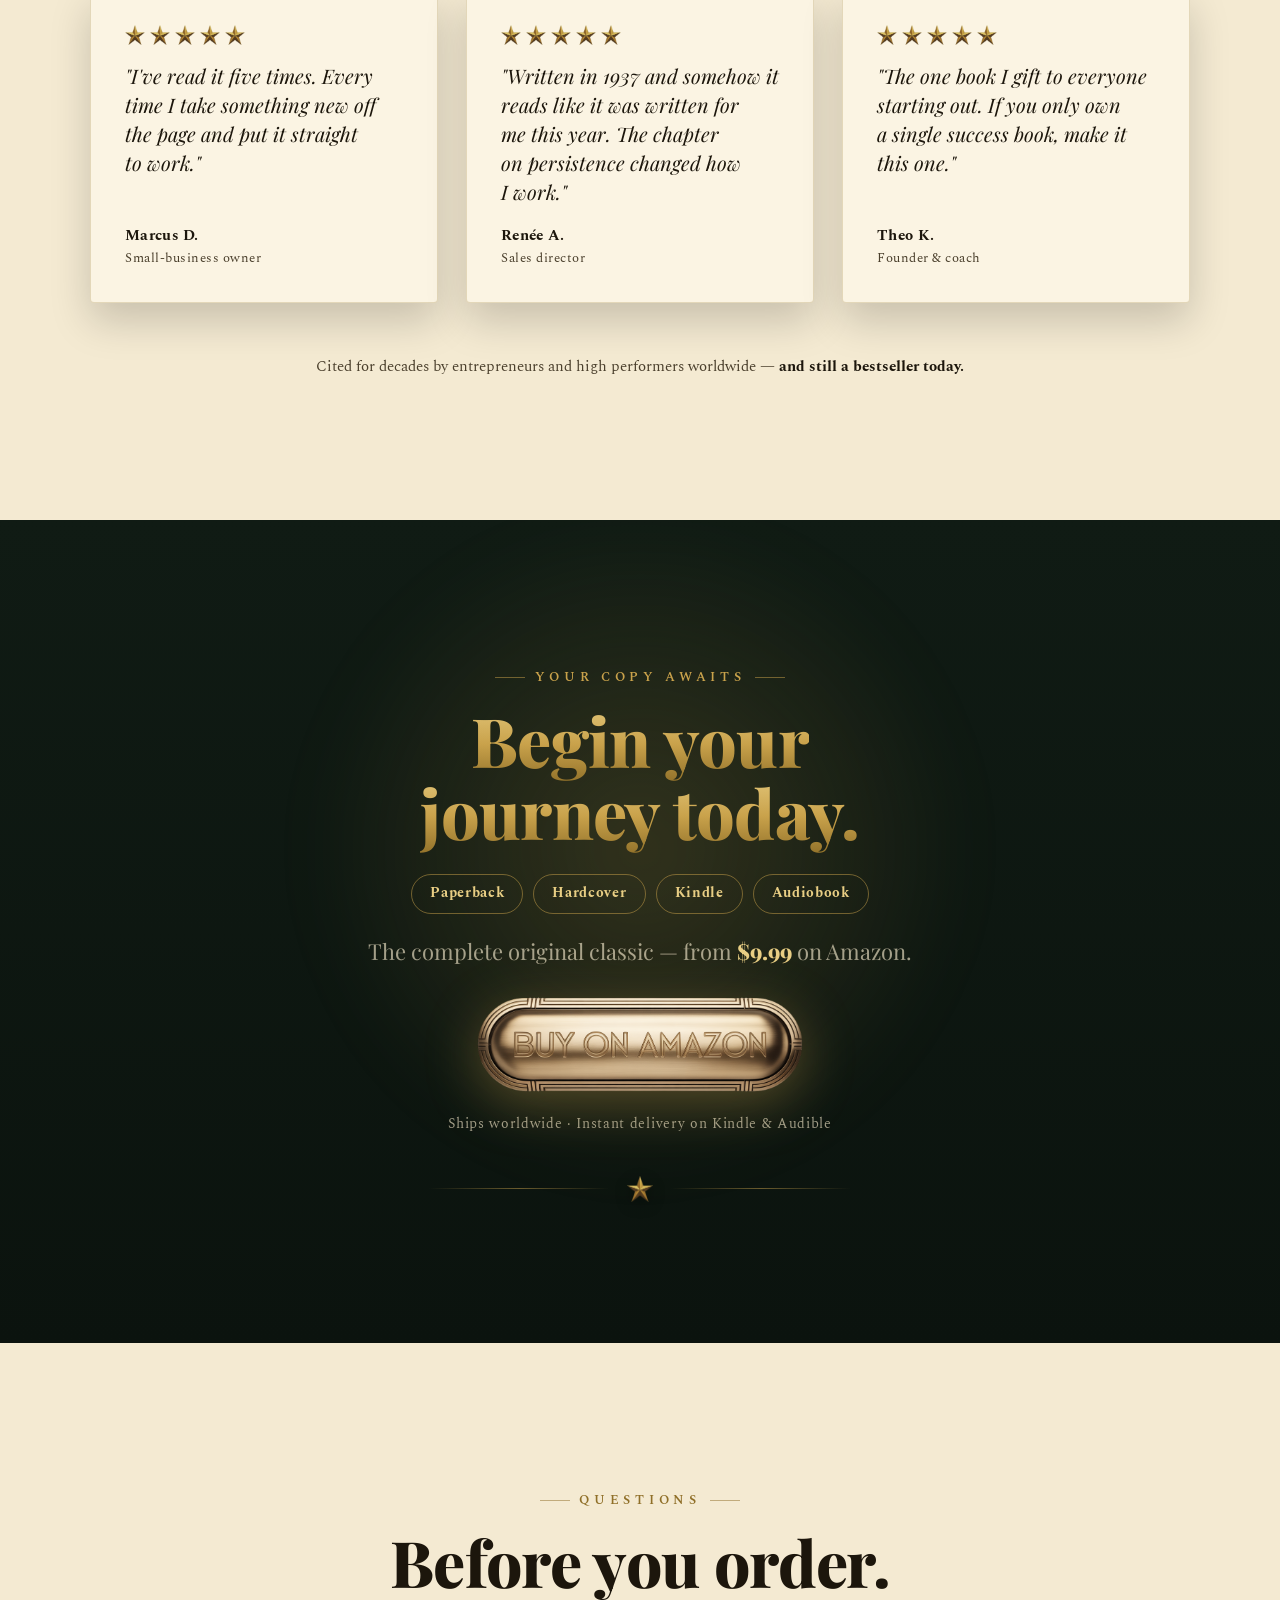
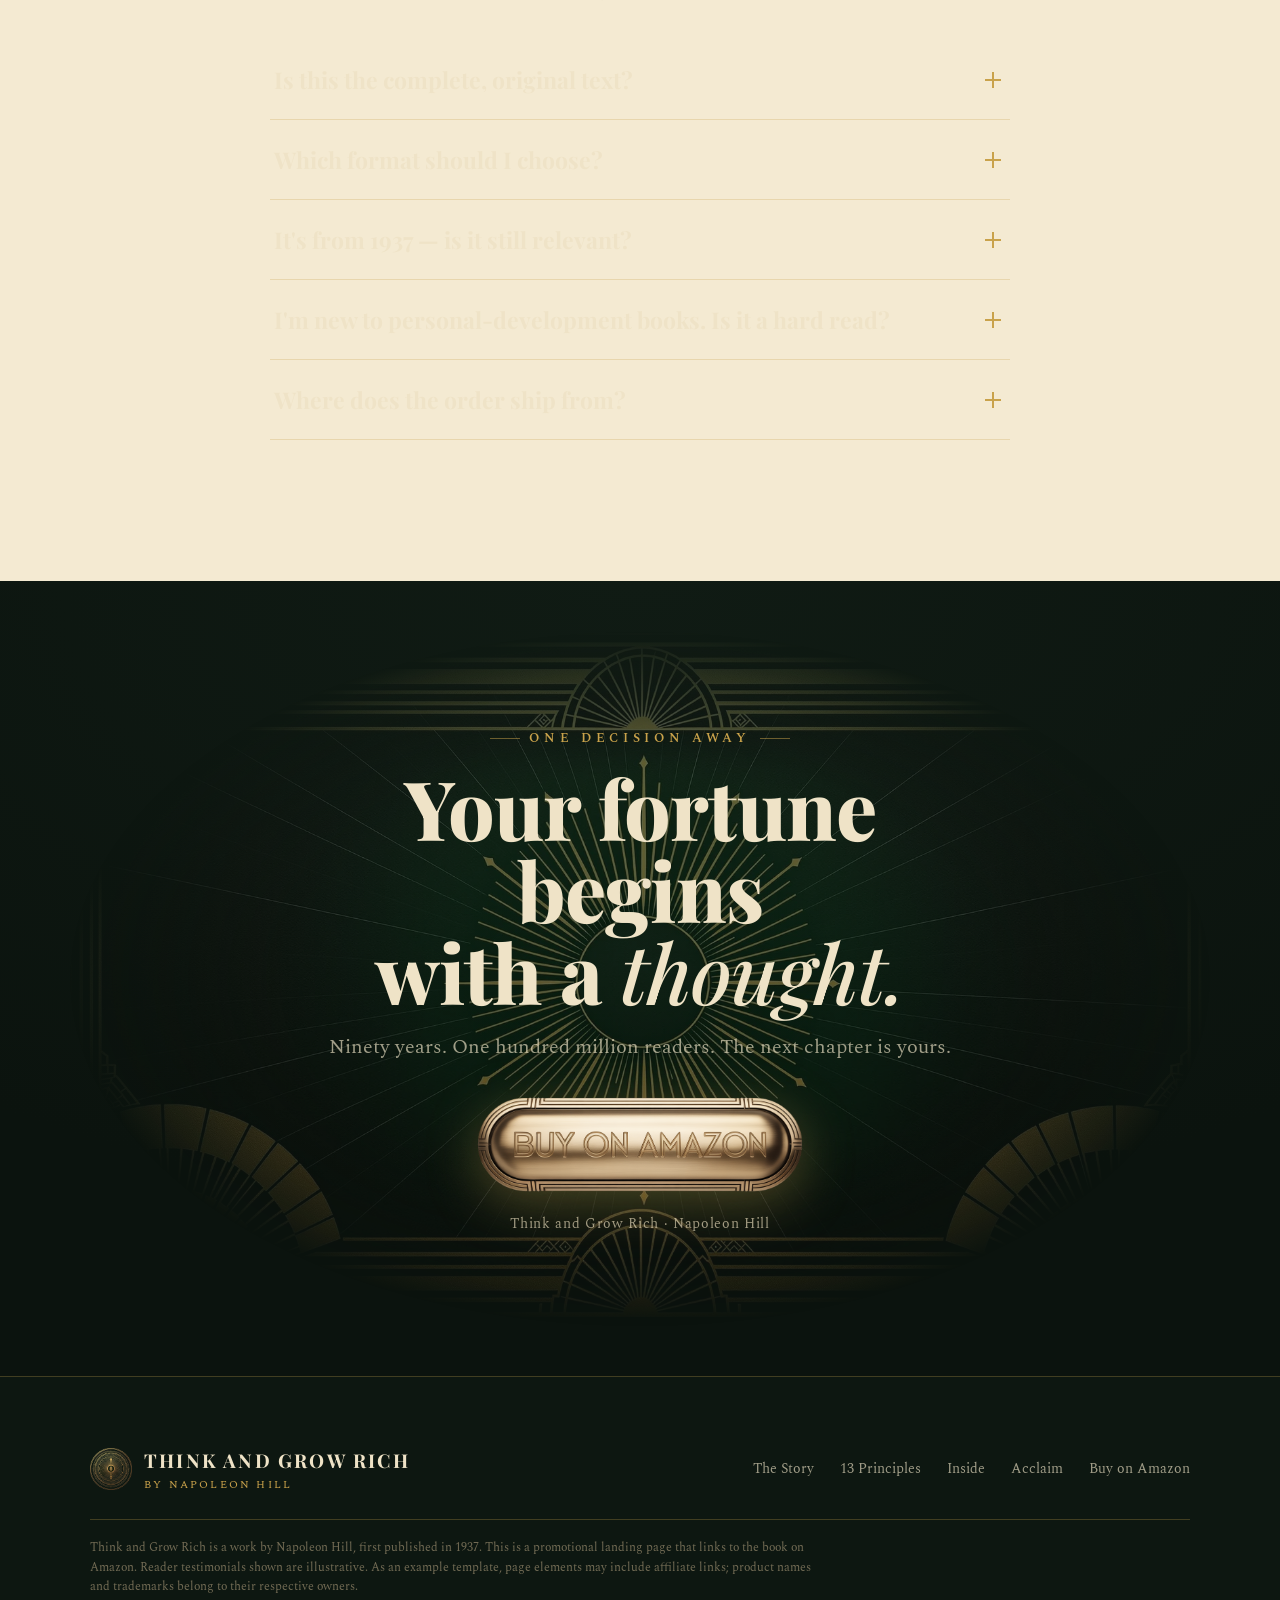
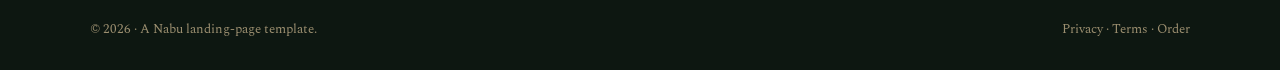
<file: templates/think-grow-rich/index.html>
<!doctype html>
<html lang="en">
<head>
<meta charset="utf-8">
<meta name="viewport" content="width=device-width, initial-scale=1">
<title>Think and Grow Rich — Napoleon Hill | The 1937 Classic</title>
<meta name="description" content="Napoleon Hill's Think and Grow Rich — the landmark philosophy of personal achievement, distilled from 25 years studying 500 of the world's wealthiest people. Over 100 million copies sold. Get your copy on Amazon.">
<link rel="icon" href="brand/favicon.png">
<link rel="preconnect" href="https://fonts.googleapis.com">
<link rel="preconnect" href="https://fonts.gstatic.com" crossorigin>
<link href="https://fonts.googleapis.com/css2?family=Playfair+Display:ital,wght@0,500;0,700;0,800;0,900;1,500;1,700&family=Spectral:ital,wght@0,300;0,400;0,500;0,600;0,700;1,400&display=swap" rel="stylesheet">
<link rel="stylesheet" href="assets/styles.css">
</head>
<body>

<!-- ===== NAV ===== -->
<header class="nav" id="nav">
  <div class="nav-in">
    <a class="brand" href="#top" aria-label="Think and Grow Rich — home">
      <img src="brand/logo-mark.png" alt="">
      <span><b>Think&nbsp;and&nbsp;Grow&nbsp;Rich</b><span>Napoleon Hill</span></span>
    </a>
    <nav class="nav-links" aria-label="Primary">
      <a href="#legacy">The Story</a>
      <a href="#principles">13 Principles</a>
      <a href="#inside">Inside</a>
      <a href="#reviews">Acclaim</a>
    </nav>
    <div class="nav-cta">
      <a class="btn" href="#buy">Buy on Amazon</a>
      <button class="nav-toggle" id="navToggle" aria-label="Open menu" aria-expanded="false">
        <span></span><span></span><span></span>
      </button>
    </div>
  </div>
</header>

<!-- mobile drawer -->
<div class="drawer" id="drawer" aria-hidden="true">
  <div class="drawer-head">
    <a class="brand" href="#top"><img src="brand/logo-mark.png" alt=""><span><b>Think and Grow Rich</b></span></a>
    <button class="drawer-x" id="drawerX" aria-label="Close menu">&times;</button>
  </div>
  <nav aria-label="Mobile">
    <a href="#legacy">The Story</a>
    <a href="#principles">The 13 Principles</a>
    <a href="#inside">Inside the Book</a>
    <a href="#reviews">Reader Acclaim</a>
    <a href="#faq">Questions</a>
  </nav>
  <a class="btn" href="#buy">Buy on Amazon</a>
</div>

<span id="top"></span>

<!-- ===== HERO ===== -->
<section class="hero" aria-label="Introduction">
  <img class="hero-deco" src="assets/img/hero-deco.webp" alt="" aria-hidden="true">
  <div class="hero-glow" aria-hidden="true"></div>
  <div class="hero-in">
    <span class="eyebrow reveal">First Published 1937 &middot; 100M+ Copies Sold</span>
    <h1 class="reveal d1"><span class="l1">Napoleon Hill's</span><span class="gold-text">Think&nbsp;and Grow&nbsp;Rich</span></h1>
    <div class="hero-book reveal d2">
      <span class="ribbon">The Original Classic</span>
      <img class="float" src="assets/img/book.png" alt="Think and Grow Rich book cover by Napoleon Hill">
    </div>
    <p class="lede reveal d2">The most influential success book ever written. <b>Thirteen timeless principles</b> for turning desire into wealth — distilled from 25 years studying 500 of the richest people who ever&nbsp;lived.</p>
    <div class="hero-cta reveal d3">
      <a class="btn-cta" href="#buy"><img src="assets/img/btn-cta.png" alt="Buy on Amazon"></a>
      <span class="cta-note">Paperback &middot; Hardcover &middot; Kindle &middot; Audiobook</span>
    </div>
  </div>
</section>

<!-- ===== STAT STRIP ===== -->
<section class="stats" aria-label="By the numbers">
  <div class="stats-in">
    <div class="stat reveal"><div class="n"><span data-count="100" data-suffix="M+">0</span></div><div class="k">Copies Sold</div></div>
    <div class="stat reveal d1"><div class="n"><span data-count="88" data-suffix=" yrs">0</span></div><div class="k">In Print</div></div>
    <div class="stat reveal d2"><div class="n"><span data-count="13">0</span></div><div class="k">Laws of Success</div></div>
    <div class="stat reveal d3"><div class="n"><span data-count="500">0</span></div><div class="k">Fortunes Studied</div></div>
  </div>
</section>

<!-- ===== LEGACY / ORIGIN ===== -->
<section class="band band-dark" id="legacy" aria-label="The story behind the book">
  <div class="wrap split">
    <div class="portrait reveal">
      <span class="corner tl"></span><span class="corner tr"></span><span class="corner bl"></span><span class="corner br"></span>
      <div class="frame">
        <img src="assets/img/hill.webp" alt="Napoleon Hill, author of Think and Grow Rich, holding the book">
        <span class="cap">Napoleon Hill &middot; 1883–1970</span>
      </div>
    </div>
    <div class="reveal d1">
      <span class="eyebrow">The Origin</span>
      <h2 class="lead-h">Commissioned by the richest&nbsp;man alive.</h2>
      <div class="prose">
        <p class="drop">In 1908, steel magnate Andrew Carnegie handed a young journalist named Napoleon Hill an extraordinary assignment — and no salary to do it. Interview the 500 most successful people in America, Carnegie said, and uncover the single philosophy that separates the rich from everyone&nbsp;else.</p>
        <p>For the next twenty-five years Hill sat with Henry Ford, Thomas Edison, John D. Rockefeller, Theodore Roosevelt and hundreds more. What he found was not luck, talent, or inheritance — but a definite, repeatable way of <b>thinking</b>.</p>
        <p>In 1937, at the depth of the Great Depression, he published it. <em>Think and Grow Rich</em> has never been out of print&nbsp;since.</p>
      </div>
      <div class="namesig">Napoleon Hill<small>Author &middot; Think and Grow Rich</small></div>
    </div>
  </div>
</section>

<!-- ===== THE 13 PRINCIPLES ===== -->
<section class="band band-deep" id="principles" aria-label="The thirteen principles">
  <div class="wrap">
    <div class="shead reveal">
      <span class="eyebrow">The Philosophy</span>
      <h2>The Thirteen Steps<br>to Riches</h2>
      <p>Every fortune Hill studied was built on the same mental laws. Here are the cornerstones you will master.</p>
    </div>

    <div class="pillars">
      <article class="pillar reveal"><span class="num">01</span>
        <img class="ic" src="assets/img/ic-desire.webp" alt="Desire emblem">
        <h3>Desire</h3>
        <p>A burning, definite want — not a wish. The starting point of all achievement.</p>
      </article>
      <article class="pillar reveal d1"><span class="num">02</span>
        <img class="ic" src="assets/img/ic-faith.webp" alt="Faith emblem">
        <h3>Faith</h3>
        <p>Visualizing and believing in the attainment of your desire until it feels inevitable.</p>
      </article>
      <article class="pillar reveal d2"><span class="num">03</span>
        <img class="ic" src="assets/img/ic-mind.webp" alt="Auto-suggestion emblem">
        <h3>Auto-Suggestion</h3>
        <p>Deliberately feeding your subconscious mind the thoughts that shape your reality.</p>
      </article>
      <article class="pillar reveal"><span class="num">04</span>
        <img class="ic" src="assets/img/ic-knowledge.webp" alt="Specialized knowledge emblem">
        <h3>Specialized Knowledge</h3>
        <p>Not general education — the precise, organized know-how your goal demands.</p>
      </article>
      <article class="pillar reveal d1"><span class="num">08</span>
        <img class="ic" src="assets/img/ic-persist.webp" alt="Persistence emblem">
        <h3>Persistence</h3>
        <p>The sustained effort that outlasts temporary defeat — the trait nearly all quitters lack.</p>
      </article>
      <article class="pillar reveal d2"><span class="num">09</span>
        <img class="ic" src="assets/img/ic-mastermind.webp" alt="Master Mind emblem">
        <h3>The Master Mind</h3>
        <p>The multiplying force of two or more minds working in perfect harmony toward one aim.</p>
      </article>
    </div>

    <div class="thirteen reveal">
      <h3>All Thirteen Principles</h3>
      <div class="tgrid">
        <div class="trow"><span class="tn">1</span><span class="tt">Desire <small>The starting point of all riches</small></span></div>
        <div class="trow"><span class="tn">2</span><span class="tt">Faith <small>Belief in attainment of desire</small></span></div>
        <div class="trow"><span class="tn">3</span><span class="tt">Auto-Suggestion <small>Influencing the subconscious</small></span></div>
        <div class="trow"><span class="tn">4</span><span class="tt">Specialized Knowledge <small>Organized, applied know-how</small></span></div>
        <div class="trow"><span class="tn">5</span><span class="tt">Imagination <small>The workshop of the mind</small></span></div>
        <div class="trow"><span class="tn">6</span><span class="tt">Organized Planning <small>Turning desire into action</small></span></div>
        <div class="trow"><span class="tn">7</span><span class="tt">Decision <small>The mastery of procrastination</small></span></div>
        <div class="trow"><span class="tn">8</span><span class="tt">Persistence <small>Sustained effort toward the goal</small></span></div>
        <div class="trow"><span class="tn">9</span><span class="tt">Power of the Master Mind <small>The driving force</small></span></div>
        <div class="trow"><span class="tn">10</span><span class="tt">The Mystery of Transmutation <small>Redirecting creative energy</small></span></div>
        <div class="trow"><span class="tn">11</span><span class="tt">The Subconscious Mind <small>The connecting link</small></span></div>
        <div class="trow"><span class="tn">12</span><span class="tt">The Brain <small>Broadcasting & receiving thought</small></span></div>
        <div class="trow"><span class="tn">13</span><span class="tt">The Sixth Sense <small>The door to the temple of wisdom</small></span></div>
      </div>
    </div>
  </div>
</section>

<!-- ===== PULL QUOTE ===== -->
<section class="band band-paper pull" aria-label="Quotation">
  <div class="deco-bg" aria-hidden="true"></div>
  <div class="wrap">
    <img class="qmark reveal" src="assets/img/quote.png" alt="">
    <blockquote class="reveal d1">Whatever the mind can conceive and believe, it can&nbsp;achieve.</blockquote>
    <cite class="reveal d2">Napoleon Hill</cite>
  </div>
</section>

<!-- ===== WHAT'S INSIDE ===== -->
<section class="band band-dark" id="inside" aria-label="Inside the book">
  <div class="wrap inside">
    <div class="inside-book reveal">
      <img class="bk float" src="assets/img/book.png" alt="Think and Grow Rich book cover">
      <div class="seal-wrap">
        <img src="assets/img/seal.png" alt="Bestseller seal">
        <b>#1<small>Success Classic</small></b>
      </div>
    </div>
    <div class="reveal d1">
      <span class="eyebrow">Inside the Book</span>
      <h2 class="lead-h">A lifetime of wealth<br>in one volume.</h2>
      <ul class="takeaways">
        <li><img src="assets/img/star.png" alt=""><span><b>Turn vague hope into a definite plan</b> — the exact six-step method Hill used to set and reach financial goals.</span></li>
        <li><img src="assets/img/star.png" alt=""><span><b>Master your own mind</b> with auto-suggestion, faith and persistence — the inner game behind every fortune.</span></li>
        <li><img src="assets/img/star.png" alt=""><span><b>Build your Master Mind alliance</b> and multiply your results through the right partnerships.</span></li>
        <li><img src="assets/img/star.png" alt=""><span><b>Recognize the six ghosts of fear</b> that quietly sabotage success — and how to banish them.</span></li>
      </ul>
      <dl class="spec">
        <dt>Author</dt><dd>Napoleon Hill</dd>
        <dt>First Published</dt><dd>1937</dd>
        <dt>Formats</dt><dd>Paperback, Hardcover, Kindle, Audiobook</dd>
        <dt>Pages</dt><dd>~320 (complete original text)</dd>
        <dt>Category</dt><dd>Personal Success &middot; Wealth &middot; Self-Help</dd>
      </dl>
    </div>
  </div>
</section>

<!-- ===== ACCLAIM ===== -->
<section class="band band-paper" id="reviews" aria-label="Reader acclaim">
  <div class="wrap">
    <div class="shead reveal">
      <span class="eyebrow">Reader Acclaim</span>
      <h2>The book they keep<br>coming back to.</h2>
      <p>Generations of entrepreneurs, athletes and leaders point to the same pages.</p>
    </div>
    <div class="reviews">
      <article class="review reveal">
        <div class="stars"><img src="assets/img/star.png" alt="5 out of 5 stars"><img src="assets/img/star.png" alt=""><img src="assets/img/star.png" alt=""><img src="assets/img/star.png" alt=""><img src="assets/img/star.png" alt=""></div>
        <p>"I've read it five times. Every time I take something new off the page and put it straight to work."</p>
        <div class="who"><b>Marcus D.</b>Small-business owner</div>
      </article>
      <article class="review reveal d1">
        <div class="stars"><img src="assets/img/star.png" alt="5 out of 5 stars"><img src="assets/img/star.png" alt=""><img src="assets/img/star.png" alt=""><img src="assets/img/star.png" alt=""><img src="assets/img/star.png" alt=""></div>
        <p>"Written in 1937 and somehow it reads like it was written for me this year. The chapter on persistence changed how I work."</p>
        <div class="who"><b>Renée A.</b>Sales director</div>
      </article>
      <article class="review reveal d2">
        <div class="stars"><img src="assets/img/star.png" alt="5 out of 5 stars"><img src="assets/img/star.png" alt=""><img src="assets/img/star.png" alt=""><img src="assets/img/star.png" alt=""><img src="assets/img/star.png" alt=""></div>
        <p>"The one book I gift to everyone starting out. If you only own a single success book, make it this one."</p>
        <div class="who"><b>Theo K.</b>Founder &amp; coach</div>
      </article>
    </div>
    <p class="accl-foot reveal">Cited for decades by entrepreneurs and high performers worldwide — <b>and still a bestseller today.</b></p>
  </div>
</section>

<!-- ===== BUY / OFFER ===== -->
<section class="band band-deep offer" id="buy" aria-label="Get the book">
  <div class="glow" aria-hidden="true"></div>
  <div class="wrap offer-in">
    <span class="eyebrow reveal">Your Copy Awaits</span>
    <h2 class="reveal d1"><span class="gold-text">Begin your journey today.</span></h2>
    <div class="formats reveal d2">
      <span class="chip"><b>Paperback</b></span>
      <span class="chip"><b>Hardcover</b></span>
      <span class="chip"><b>Kindle</b></span>
      <span class="chip"><b>Audiobook</b></span>
    </div>
    <p class="price reveal d2">The complete original classic — from <b>$9.99</b> on Amazon.</p>
    <div class="cta-wrap reveal d3">
      <a class="btn-cta" href="https://www.amazon.com/s?k=think+and+grow+rich+napoleon+hill" target="_blank" rel="noopener">
        <img src="assets/img/btn-cta.png" alt="Buy on Amazon"></a>
      <span class="cta-note">Ships worldwide &middot; Instant delivery on Kindle &amp; Audible</span>
    </div>
    <div class="deco-rule" style="margin-top:40px"><img src="assets/img/star.png" alt=""></div>
  </div>
</section>

<!-- ===== FAQ ===== -->
<section class="band band-paper" id="faq" aria-label="Frequently asked questions">
  <div class="wrap faq-wrap">
    <div class="shead reveal" style="margin-bottom:clamp(28px,4vw,44px)">
      <span class="eyebrow">Questions</span>
      <h2>Before you order.</h2>
    </div>
    <div class="faq reveal">
      <button type="button" aria-expanded="false"><span>Is this the complete, original text?</span><span class="mark"></span></button>
      <div class="ans"><p>Yes. You're getting Napoleon Hill's full, unabridged classic — all thirteen principles exactly as written, plus the author's introduction. Modern editions are reset for readability but the words are Hill's own.</p></div>
    </div>
    <div class="faq reveal">
      <button type="button" aria-expanded="false"><span>Which format should I choose?</span><span class="mark"></span></button>
      <div class="ans"><p>Paperback is the timeless choice and the most affordable. Hardcover makes a beautiful keepsake or gift. Kindle delivers instantly to any device, and the Audible audiobook is perfect for commutes. Pick your format on the Amazon page.</p></div>
    </div>
    <div class="faq reveal">
      <button type="button" aria-expanded="false"><span>It's from 1937 — is it still relevant?</span><span class="mark"></span></button>
      <div class="ans"><p>More than ever. The book is about how the mind works, not about any particular era of business. That's exactly why it has sold over 100 million copies across nine decades and is still quoted by today's most successful people.</p></div>
    </div>
    <div class="faq reveal">
      <button type="button" aria-expanded="false"><span>I'm new to personal-development books. Is it a hard read?</span><span class="mark"></span></button>
      <div class="ans"><p>Not at all. Hill wrote for ordinary readers in plain language, with real stories and a clear step-by-step structure. Most people finish it in a weekend — then re-read it for years.</p></div>
    </div>
    <div class="faq reveal">
      <button type="button" aria-expanded="false"><span>Where does the order ship from?</span><span class="mark"></span></button>
      <div class="ans"><p>Directly from Amazon, with the shipping speed, returns and customer protection you already trust. Click any "Buy on Amazon" button to complete your order securely on Amazon.com.</p></div>
    </div>
  </div>
</section>

<!-- ===== FINAL CTA ===== -->
<section class="band final" aria-label="Final call to action">
  <img class="rays" src="assets/img/hero-deco.webp" alt="" aria-hidden="true">
  <div class="wrap final-in">
    <span class="eyebrow reveal">One Decision Away</span>
    <h2 class="reveal d1">Your fortune begins<br>with a <em>thought.</em></h2>
    <p class="reveal d2">Ninety years. One hundred million readers. The next chapter is&nbsp;yours.</p>
    <div class="cta-wrap reveal d3">
      <a class="btn-cta" href="https://www.amazon.com/s?k=think+and+grow+rich+napoleon+hill" target="_blank" rel="noopener">
        <img src="assets/img/btn-cta.png" alt="Buy on Amazon"></a>
      <span class="cta-note">Think and Grow Rich &middot; Napoleon Hill</span>
    </div>
  </div>
</section>

<!-- ===== FOOTER ===== -->
<footer>
  <div class="foot-in">
    <div class="foot-top">
      <a class="foot-brand" href="#top">
        <img src="brand/logo-mark.png" alt="">
        <span><b>Think and Grow Rich</b><span>by Napoleon Hill</span></span>
      </a>
      <nav class="foot-links" aria-label="Footer">
        <a href="#legacy">The Story</a>
        <a href="#principles">13 Principles</a>
        <a href="#inside">Inside</a>
        <a href="#reviews">Acclaim</a>
        <a href="#buy">Buy on Amazon</a>
      </nav>
    </div>
    <p class="disclaimer">Think and Grow Rich is a work by Napoleon Hill, first published in 1937. This is a promotional landing page that links to the book on Amazon. Reader testimonials shown are illustrative. As an example template, page elements may include affiliate links; product names and trademarks belong to their respective owners.</p>
    <div class="foot-bot">
      <span>&copy; 2026 &middot; A Nabu landing-page template.</span>
      <span><a href="#">Privacy</a> &middot; <a href="#">Terms</a> &middot; <a href="#buy">Order</a></span>
    </div>
  </div>
</footer>

<script src="assets/app.js"></script>
</body>
</html>
</file>
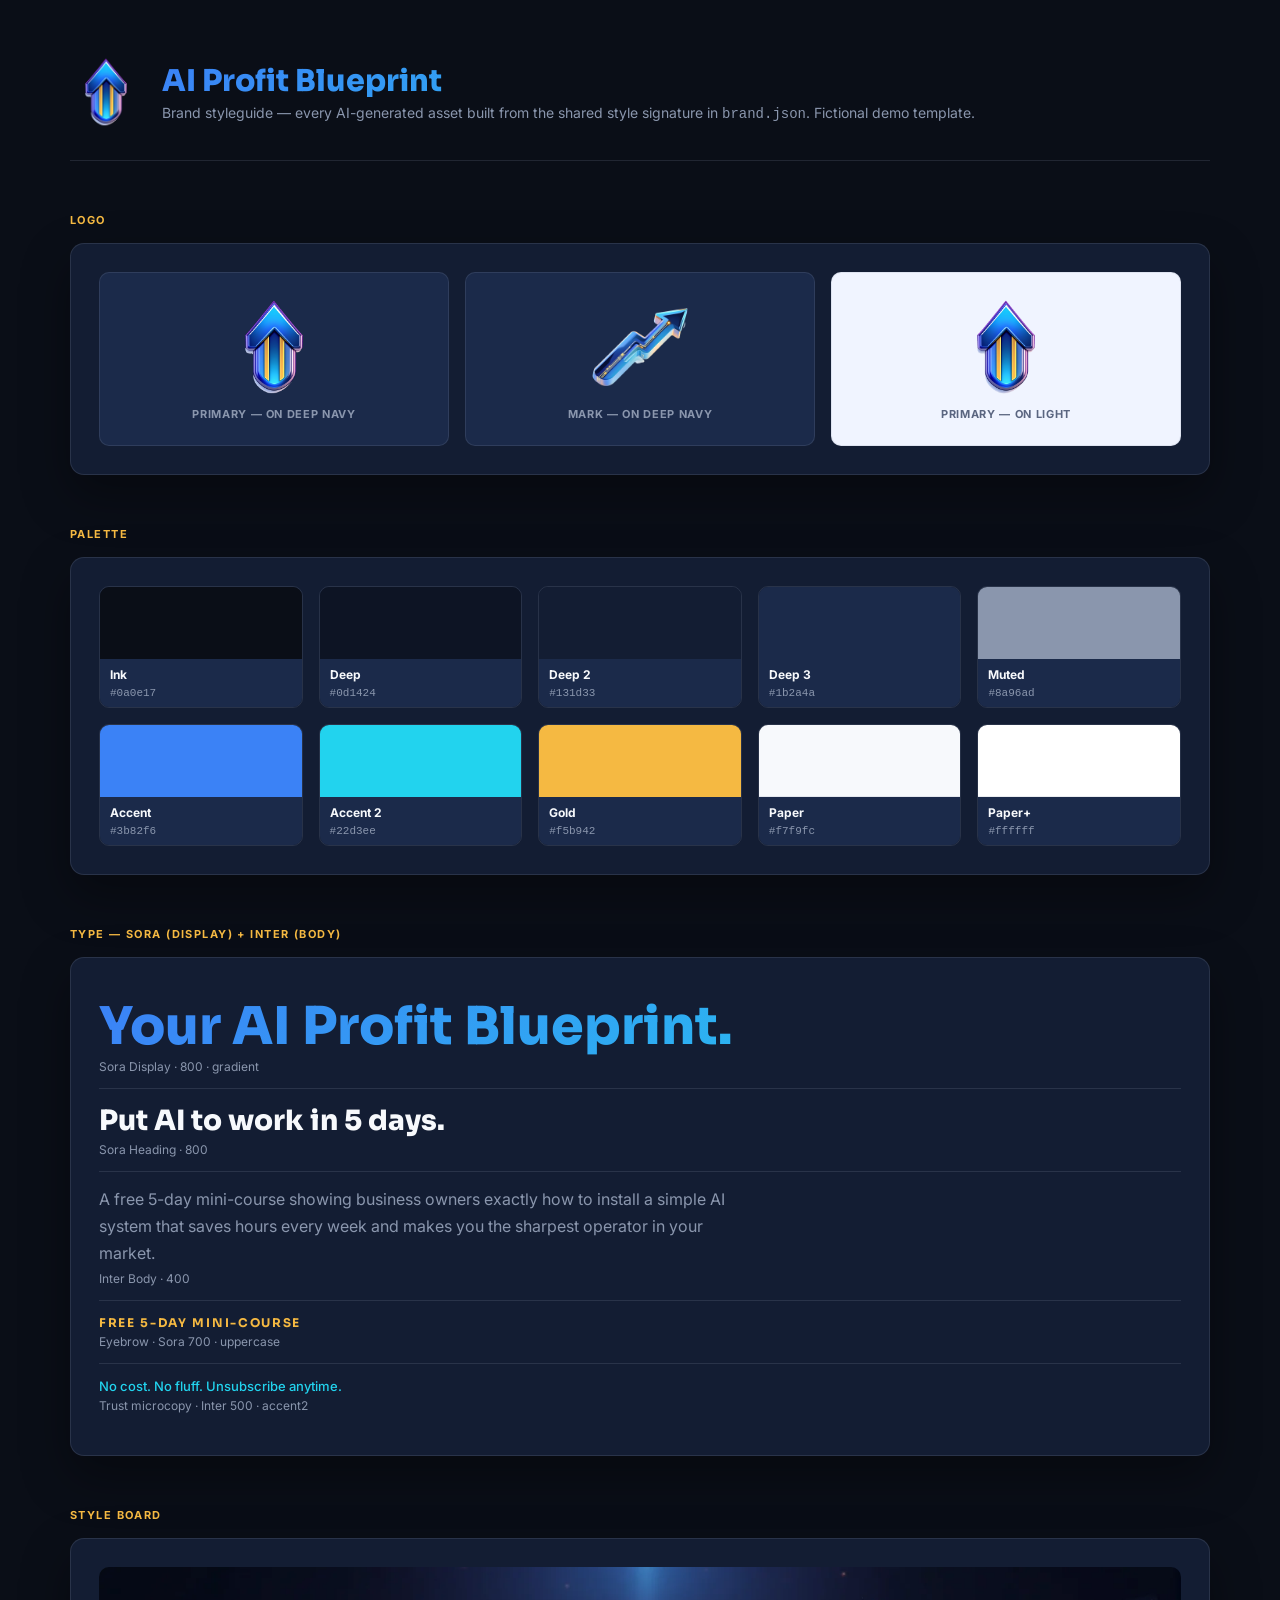
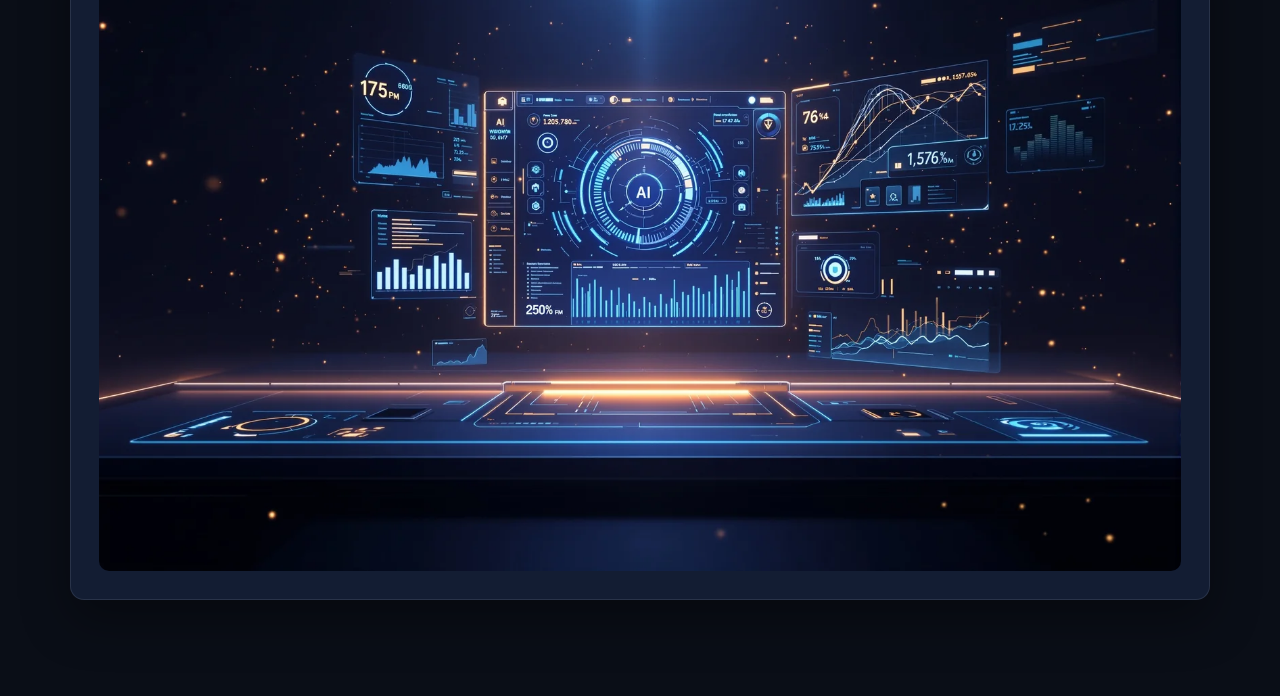
<file: templates/ai-profit-blueprint/brand/styleguide.html>
<!doctype html>
<html lang="en">
  <head>
    <meta charset="utf-8">
    <meta name="viewport" content="width=device-width, initial-scale=1">
    <title>AI Profit Blueprint — Brand Styleguide</title>
    <link rel="icon" type="image/png" href="favicon.png">
    <link rel="preconnect" href="https://fonts.googleapis.com">
    <link rel="preconnect" href="https://fonts.gstatic.com" crossorigin>
    <link href="https://fonts.googleapis.com/css2?family=Sora:wght@400;600;800&family=Inter:wght@400;500;700&display=swap" rel="stylesheet">
    <style>
      :root {
        --ink:         #0a0e17;
        --muted:       #8a96ad;
        --paper:       #f7f9fc;
        --paper-strong:#ffffff;
        --deep:        #0d1424;
        --deep2:       #131d33;
        --deep3:       #1b2a4a;
        --accent:      #3b82f6;
        --accent2:     #22d3ee;
        --gold:        #f5b942;
        --line:        rgba(138,150,173,0.18);
      }
      * { box-sizing: border-box; }
      body {
        margin: 0;
        background: var(--ink);
        color: var(--paper);
        font-family: 'Inter', ui-sans-serif, system-ui, sans-serif;
      }
      .wrap {
        width: min(1140px, calc(100% - 40px));
        margin: 0 auto;
        padding: 56px 0 96px;
      }

      /* Header */
      header.sg {
        display: flex;
        align-items: center;
        gap: 20px;
        margin-bottom: 12px;
        padding-bottom: 32px;
        border-bottom: 1px solid var(--line);
      }
      header.sg img { width: 72px; height: 72px; object-fit: contain; }
      header.sg h1 {
        margin: 0 0 4px;
        font-family: 'Sora', 'Inter', sans-serif;
        font-size: 30px;
        font-weight: 800;
        background: linear-gradient(135deg, var(--accent), var(--accent2));
        -webkit-background-clip: text;
        -webkit-text-fill-color: transparent;
        background-clip: text;
      }
      .lede { margin: 0; color: var(--muted); font-size: 14px; }

      /* Section label */
      h2 {
        font-size: 11px;
        letter-spacing: .13em;
        text-transform: uppercase;
        color: var(--gold);
        margin: 52px 0 16px;
        font-weight: 700;
      }

      /* Panel */
      .panel {
        background: var(--deep2);
        border: 1px solid var(--line);
        border-radius: 14px;
        padding: 28px;
        box-shadow: 0 20px 48px rgba(0,0,0,.35);
      }
      .grid { display: grid; gap: 16px; }

      /* Logo row */
      .logos { grid-template-columns: repeat(3, minmax(0,1fr)); }
      .logos figure {
        margin: 0;
        display: grid;
        place-items: center;
        gap: 10px;
        padding: 24px;
        border: 1px solid var(--line);
        border-radius: 10px;
        background: var(--deep3);
      }
      .logos figure.light { background: #f0f4ff; }
      .logos img { height: 100px; object-fit: contain; }
      figcaption { font-size: 11px; font-weight: 700; letter-spacing: .06em; text-transform: uppercase; color: var(--muted); }
      .logos figure.light figcaption { color: #5a6580; }

      /* Palette */
      .swatches { grid-template-columns: repeat(5, minmax(0, 1fr)); }
      @media (max-width: 680px) { .swatches { grid-template-columns: repeat(3, minmax(0,1fr)); } }
      .swatch { border: 1px solid var(--line); border-radius: 10px; overflow: hidden; }
      .swatch .chip { height: 72px; }
      .swatch .meta { padding: 8px 10px; font-size: 12px; background: var(--deep3); }
      .swatch .meta b { display: block; color: var(--paper); font-weight: 700; margin-bottom: 2px; }
      .swatch .meta code { color: var(--muted); font-size: 11px; }

      /* Type */
      .type-row {
        padding: 14px 0;
        border-bottom: 1px solid var(--line);
      }
      .type-row:last-child { border-bottom: 0; }
      .type-row small { color: var(--muted); font-size: 12px; display: block; margin-top: 4px; }

      /* Style board */
      .board img { width: 100%; border-radius: 10px; display: block; }
    </style>
  </head>
  <body>
    <div class="wrap">

      <header class="sg">
        <img src="logo.png" alt="AI Profit Blueprint logo mark">
        <div>
          <h1>AI Profit Blueprint</h1>
          <p class="lede">Brand styleguide — every AI-generated asset built from the shared style signature in <code>brand.json</code>. Fictional demo template.</p>
        </div>
      </header>

      <h2>Logo</h2>
      <div class="panel grid logos">
        <figure>
          <img src="logo.png" alt="Primary logo on dark">
          <figcaption>Primary — on deep navy</figcaption>
        </figure>
        <figure>
          <img src="logo-mark.png" alt="Logo mark">
          <figcaption>Mark — on deep navy</figcaption>
        </figure>
        <figure class="light">
          <img src="logo.png" alt="Logo on light">
          <figcaption>Primary — on light</figcaption>
        </figure>
      </div>

      <h2>Palette</h2>
      <div class="panel grid swatches">
        <div class="swatch">
          <div class="chip" style="background:#0a0e17"></div>
          <div class="meta"><b>Ink</b><code>#0a0e17</code></div>
        </div>
        <div class="swatch">
          <div class="chip" style="background:#0d1424"></div>
          <div class="meta"><b>Deep</b><code>#0d1424</code></div>
        </div>
        <div class="swatch">
          <div class="chip" style="background:#131d33"></div>
          <div class="meta"><b>Deep 2</b><code>#131d33</code></div>
        </div>
        <div class="swatch">
          <div class="chip" style="background:#1b2a4a"></div>
          <div class="meta"><b>Deep 3</b><code>#1b2a4a</code></div>
        </div>
        <div class="swatch">
          <div class="chip" style="background:#8a96ad"></div>
          <div class="meta"><b>Muted</b><code>#8a96ad</code></div>
        </div>
        <div class="swatch">
          <div class="chip" style="background:#3b82f6"></div>
          <div class="meta"><b>Accent</b><code>#3b82f6</code></div>
        </div>
        <div class="swatch">
          <div class="chip" style="background:#22d3ee"></div>
          <div class="meta"><b>Accent 2</b><code>#22d3ee</code></div>
        </div>
        <div class="swatch">
          <div class="chip" style="background:#f5b942"></div>
          <div class="meta"><b>Gold</b><code>#f5b942</code></div>
        </div>
        <div class="swatch">
          <div class="chip" style="background:#f7f9fc; border-bottom: 1px solid var(--line)"></div>
          <div class="meta"><b>Paper</b><code>#f7f9fc</code></div>
        </div>
        <div class="swatch">
          <div class="chip" style="background:#ffffff; border-bottom: 1px solid var(--line)"></div>
          <div class="meta"><b>Paper+</b><code>#ffffff</code></div>
        </div>
      </div>

      <h2>Type — Sora (display) + Inter (body)</h2>
      <div class="panel">
        <div class="type-row">
          <div style="font-family:'Sora',sans-serif;font-size:52px;font-weight:800;line-height:1.05;background:linear-gradient(135deg,#3b82f6,#22d3ee);-webkit-background-clip:text;-webkit-text-fill-color:transparent;background-clip:text">Your AI Profit Blueprint.</div>
          <small>Sora Display · 800 · gradient</small>
        </div>
        <div class="type-row">
          <div style="font-family:'Sora',sans-serif;font-size:28px;font-weight:800;color:var(--paper)">Put AI to work in 5 days.</div>
          <small>Sora Heading · 800</small>
        </div>
        <div class="type-row">
          <div style="font-family:'Inter',sans-serif;font-size:16px;color:var(--muted);line-height:1.7;max-width:640px">A free 5-day mini-course showing business owners exactly how to install a simple AI system that saves hours every week and makes you the sharpest operator in your market.</div>
          <small>Inter Body · 400</small>
        </div>
        <div class="type-row">
          <div style="font-family:'Sora',sans-serif;font-size:12px;font-weight:700;letter-spacing:.14em;text-transform:uppercase;color:var(--gold)">Free 5-Day Mini-Course</div>
          <small>Eyebrow · Sora 700 · uppercase</small>
        </div>
        <div class="type-row">
          <div style="font-family:'Inter',sans-serif;font-size:13px;font-weight:500;color:var(--accent2)">No cost. No fluff. Unsubscribe anytime.</div>
          <small>Trust microcopy · Inter 500 · accent2</small>
        </div>
      </div>

      <h2>Style Board</h2>
      <div class="panel board">
        <img src="style-board.webp" alt="AI Profit Blueprint brand style board — dark futuristic command desk with holographic AI dashboards">
      </div>

    </div>
  </body>
</html>
</file>
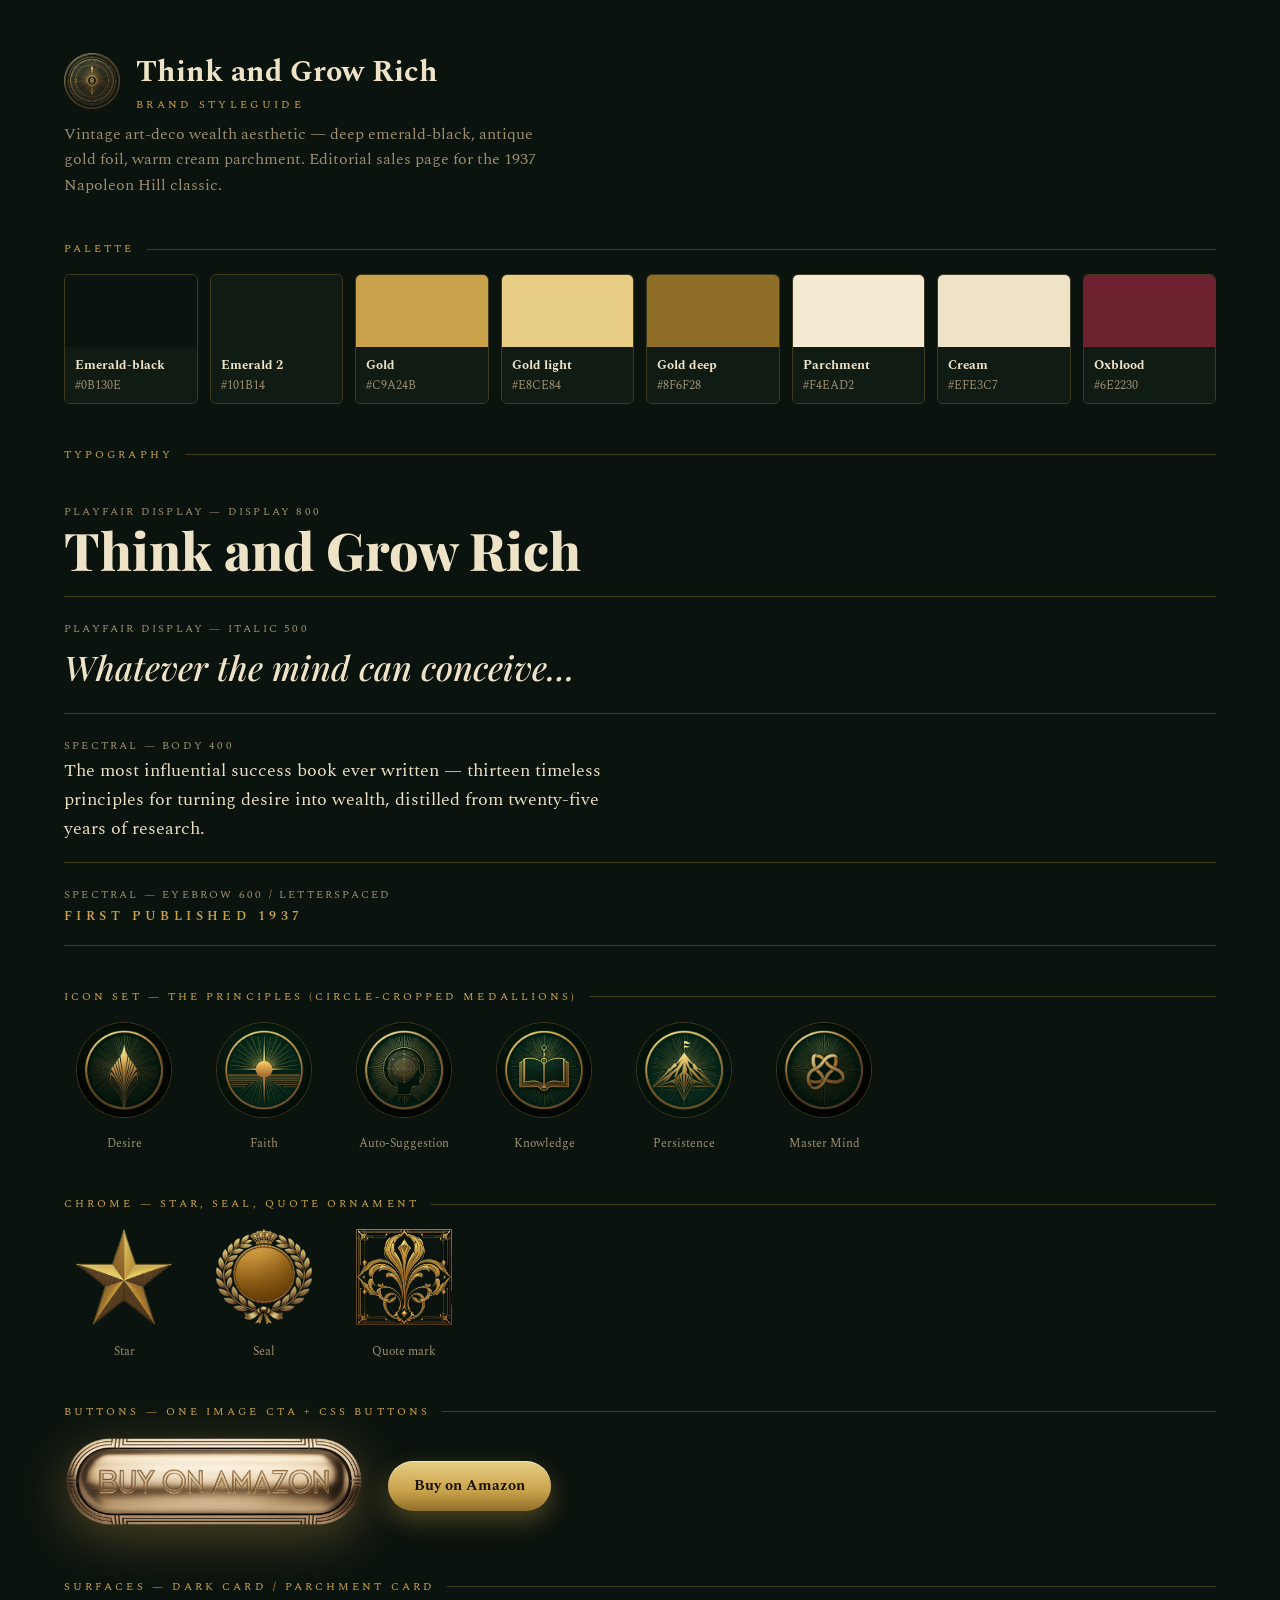
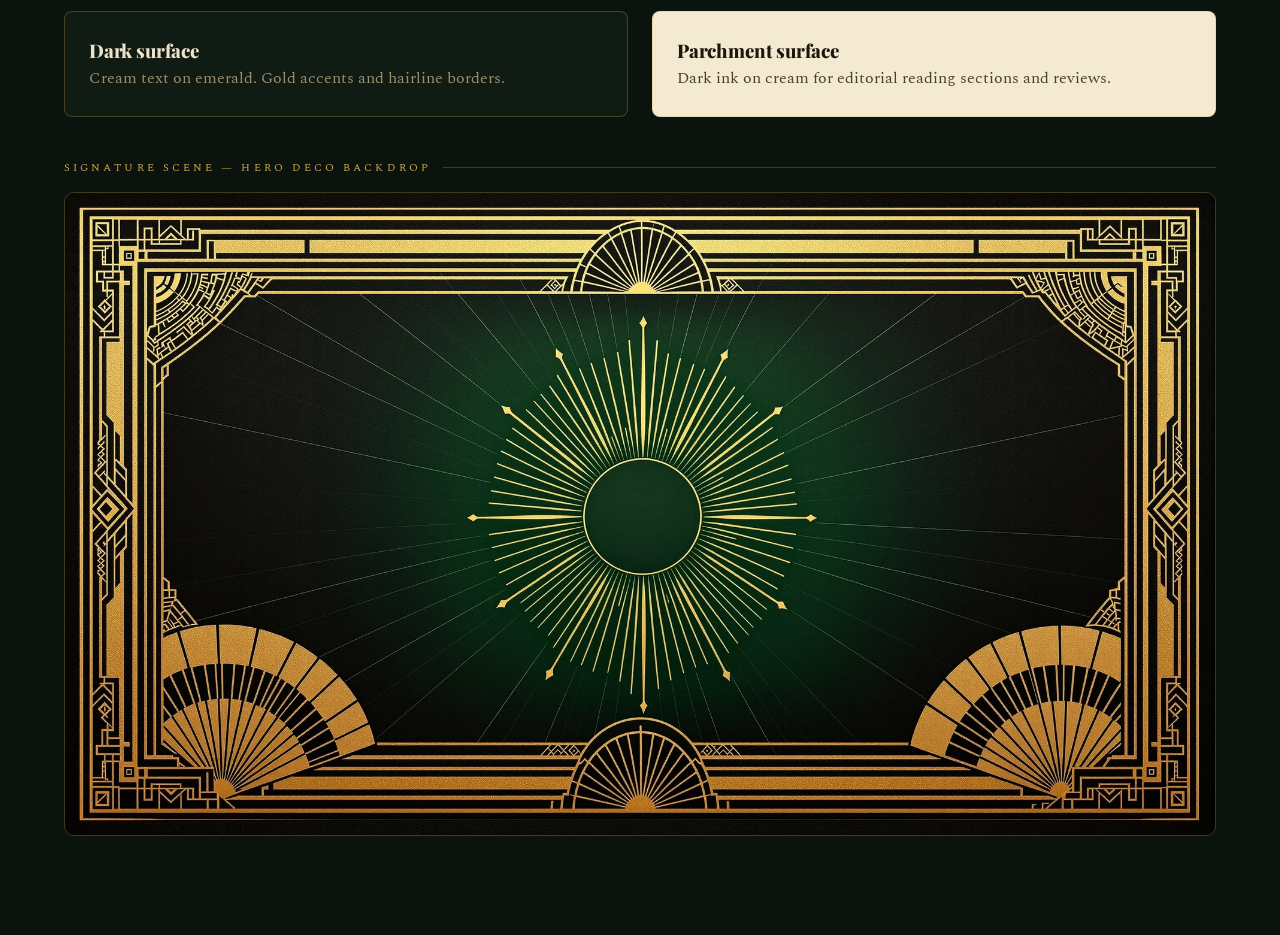
<file: templates/think-grow-rich/brand/styleguide.html>
<!doctype html>
<html lang="en">
<head>
<meta charset="utf-8">
<meta name="viewport" content="width=device-width, initial-scale=1">
<title>Think and Grow Rich — Brand Styleguide</title>
<link rel="icon" href="favicon.png">
<link rel="preconnect" href="https://fonts.googleapis.com">
<link rel="preconnect" href="https://fonts.gstatic.com" crossorigin>
<link href="https://fonts.googleapis.com/css2?family=Playfair+Display:ital,wght@0,500;0,700;0,800;0,900;1,500&family=Spectral:ital,wght@0,400;0,500;0,600;0,700&display=swap" rel="stylesheet">
<style>
  :root{
    --bg:#0B130E;--bg2:#101B14;--paper:#F4EAD2;--ink:#1C160C;--cream:#EFE3C7;
    --muted:#9C8F70;--gold:#C9A24B;--gold-light:#E8CE84;--gold-deep:#8F6F28;
    --oxblood:#6E2230;--line:rgba(201,162,75,.28);
    --display:"Playfair Display",Georgia,serif;--body:"Spectral",Georgia,serif;
  }
  *{box-sizing:border-box;margin:0;padding:0}
  body{font-family:var(--body);background:var(--bg);color:var(--cream);line-height:1.6;padding:48px clamp(20px,5vw,64px)}
  h1,h2,h3{font-family:var(--display);font-weight:800;letter-spacing:-.01em}
  .head{display:flex;align-items:center;gap:16px;margin-bottom:8px}
  .head img{width:56px;height:56px}
  .head b{font-size:30px}
  .head span{display:block;font-size:11px;letter-spacing:.3em;text-transform:uppercase;color:var(--gold)}
  .sub{color:var(--muted);max-width:60ch;margin-bottom:42px}
  section{margin:42px 0}
  .lbl{font-size:11px;letter-spacing:.28em;text-transform:uppercase;color:var(--gold);margin-bottom:16px;
    display:flex;align-items:center;gap:12px}
  .lbl::after{content:"";flex:1;height:1px;background:var(--line)}
  .swatches{display:grid;grid-template-columns:repeat(auto-fill,minmax(120px,1fr));gap:12px}
  .sw{border:1px solid var(--line);border-radius:6px;overflow:hidden}
  .sw .chip{height:72px}.sw .meta{padding:8px 10px;font-size:12px;background:var(--bg2)}
  .sw .meta b{display:block;font-size:13px;color:var(--cream)}.sw .meta span{color:var(--muted)}
  .type-row{border-bottom:1px solid var(--line);padding:18px 0}
  .type-row small{font-size:11px;letter-spacing:.2em;text-transform:uppercase;color:var(--muted)}
  .icons{display:flex;flex-wrap:wrap;gap:20px}
  .icons figure{text-align:center;width:120px}
  .icons img{width:96px;height:96px;border-radius:50%;border:1px solid var(--line)}
  .icons figcaption{font-size:12px;color:var(--muted);margin-top:8px}
  .scene img{width:100%;border-radius:10px;border:1px solid var(--line)}
  .cta-row{display:flex;flex-wrap:wrap;gap:24px;align-items:center}
  .btn{display:inline-flex;align-items:center;justify-content:center;font-family:var(--body);font-weight:700;
    font-size:15px;padding:13px 26px;border-radius:999px;color:#1a1206;
    background:linear-gradient(180deg,var(--gold-light),var(--gold) 60%,var(--gold-deep));
    box-shadow:inset 0 1px 0 rgba(255,255,255,.45),0 10px 24px rgba(201,162,75,.34)}
  .img-cta img{width:300px;filter:drop-shadow(0 12px 26px rgba(201,162,75,.34))}
  .row2{display:grid;grid-template-columns:1fr 1fr;gap:24px}
  .card{background:var(--bg2);border:1px solid var(--line);border-radius:8px;padding:24px}
  .card.paper{background:var(--paper);color:var(--ink)}
  @media(max-width:640px){.row2{grid-template-columns:1fr}}
</style>
</head>
<body>
  <div class="head">
    <img src="logo-mark.png" alt="Think and Grow Rich emblem">
    <div><b>Think and Grow Rich</b><span>Brand Styleguide</span></div>
  </div>
  <p class="sub">Vintage art-deco wealth aesthetic — deep emerald-black, antique gold foil, warm cream parchment. Editorial sales page for the 1937 Napoleon Hill classic.</p>

  <section>
    <div class="lbl">Palette</div>
    <div class="swatches">
      <div class="sw"><div class="chip" style="background:#0B130E"></div><div class="meta"><b>Emerald-black</b><span>#0B130E</span></div></div>
      <div class="sw"><div class="chip" style="background:#101B14"></div><div class="meta"><b>Emerald 2</b><span>#101B14</span></div></div>
      <div class="sw"><div class="chip" style="background:#C9A24B"></div><div class="meta"><b>Gold</b><span>#C9A24B</span></div></div>
      <div class="sw"><div class="chip" style="background:#E8CE84"></div><div class="meta"><b>Gold light</b><span>#E8CE84</span></div></div>
      <div class="sw"><div class="chip" style="background:#8F6F28"></div><div class="meta"><b>Gold deep</b><span>#8F6F28</span></div></div>
      <div class="sw"><div class="chip" style="background:#F4EAD2"></div><div class="meta"><b>Parchment</b><span>#F4EAD2</span></div></div>
      <div class="sw"><div class="chip" style="background:#EFE3C7"></div><div class="meta"><b>Cream</b><span>#EFE3C7</span></div></div>
      <div class="sw"><div class="chip" style="background:#6E2230"></div><div class="meta"><b>Oxblood</b><span>#6E2230</span></div></div>
    </div>
  </section>

  <section>
    <div class="lbl">Typography</div>
    <div class="type-row"><small>Playfair Display — Display 800</small><div style="font-family:var(--display);font-weight:800;font-size:52px;line-height:1.05">Think and Grow Rich</div></div>
    <div class="type-row"><small>Playfair Display — Italic 500</small><div style="font-family:var(--display);font-style:italic;font-weight:500;font-size:34px">Whatever the mind can conceive…</div></div>
    <div class="type-row"><small>Spectral — Body 400</small><div style="font-size:18px;max-width:60ch">The most influential success book ever written — thirteen timeless principles for turning desire into wealth, distilled from twenty-five years of research.</div></div>
    <div class="type-row"><small>Spectral — Eyebrow 600 / letterspaced</small><div style="font-weight:600;font-size:13px;letter-spacing:.34em;text-transform:uppercase;color:var(--gold)">First Published 1937</div></div>
  </section>

  <section>
    <div class="lbl">Icon set — the principles (circle-cropped medallions)</div>
    <div class="icons">
      <figure><img src="../assets/img/ic-desire.webp" alt="Desire"><figcaption>Desire</figcaption></figure>
      <figure><img src="../assets/img/ic-faith.webp" alt="Faith"><figcaption>Faith</figcaption></figure>
      <figure><img src="../assets/img/ic-mind.webp" alt="Auto-Suggestion"><figcaption>Auto-Suggestion</figcaption></figure>
      <figure><img src="../assets/img/ic-knowledge.webp" alt="Specialized Knowledge"><figcaption>Knowledge</figcaption></figure>
      <figure><img src="../assets/img/ic-persist.webp" alt="Persistence"><figcaption>Persistence</figcaption></figure>
      <figure><img src="../assets/img/ic-mastermind.webp" alt="Master Mind"><figcaption>Master Mind</figcaption></figure>
    </div>
  </section>

  <section>
    <div class="lbl">Chrome — star, seal, quote ornament</div>
    <div class="icons">
      <figure><img style="border:0;border-radius:0" src="../assets/img/star.png" alt="Star"><figcaption>Star</figcaption></figure>
      <figure><img style="border:0;border-radius:0" src="../assets/img/seal.png" alt="Seal"><figcaption>Seal</figcaption></figure>
      <figure><img style="border:0;border-radius:0" src="../assets/img/quote.png" alt="Quote"><figcaption>Quote mark</figcaption></figure>
    </div>
  </section>

  <section>
    <div class="lbl">Buttons — one image CTA + CSS buttons</div>
    <div class="cta-row">
      <span class="img-cta"><img src="../assets/img/btn-cta.png" alt="Buy on Amazon"></span>
      <a class="btn">Buy on Amazon</a>
    </div>
  </section>

  <section>
    <div class="lbl">Surfaces — dark card / parchment card</div>
    <div class="row2">
      <div class="card"><h3 style="color:var(--cream)">Dark surface</h3><p style="color:var(--muted)">Cream text on emerald. Gold accents and hairline borders.</p></div>
      <div class="card paper"><h3 style="color:var(--ink)">Parchment surface</h3><p style="color:#4A3F2C">Dark ink on cream for editorial reading sections and reviews.</p></div>
    </div>
  </section>

  <section>
    <div class="lbl">Signature scene — hero deco backdrop</div>
    <div class="scene"><img src="../assets/img/hero-deco.webp" alt="Art-deco gold sunburst backdrop"></div>
  </section>
</body>
</html>
</file>
<file: templates/ai-profit-blueprint/assets/styles.css>
/* ============================================================
   AI Profit Blueprint — squeeze-page styles
   Colors derived from brand/brand.json
   ============================================================ */

:root{
  --ink:#0a0e17;
  --muted:#8a96ad;
  --paper:#f7f9fc;
  --paper-strong:#ffffff;
  --deep:#0d1424;
  --deep2:#131d33;
  --deep3:#1b2a4a;
  --accent:#3b82f6;
  --accent2:#22d3ee;
  --gold:#f5b942;
  --line:rgba(138,150,173,0.18);

  --radius:14px;
  --radius-lg:22px;
  --display:"Sora","Inter",ui-sans-serif,system-ui,sans-serif;
  --body:"Inter",ui-sans-serif,system-ui,sans-serif;

  --nav-h:68px;
  --maxw:1180px;

  --text:#eaf0fb;
  --text-soft:#b7c2d6;
  --glow:0 0 40px rgba(59,130,246,.45);
  --grad-accent:linear-gradient(100deg,var(--accent),var(--accent2));
  --grad-gold:linear-gradient(100deg,#ffd479,var(--gold));
}

*{box-sizing:border-box}
html{scroll-behavior:smooth;scroll-padding-top:var(--nav-h)}
body{
  margin:0;
  font-family:var(--body);
  font-weight:400;
  color:var(--text);
  background:var(--deep);
  line-height:1.6;
  text-wrap:pretty;
  overflow-x:hidden;
  -webkit-font-smoothing:antialiased;
}
img{max-width:100%;display:block;height:auto}
a{color:inherit;text-decoration:none}
h1,h2,h3{font-family:var(--display);text-wrap:balance;line-height:1.12;margin:0;font-weight:800;letter-spacing:-.01em}
p{margin:0}
::selection{background:rgba(59,130,246,.4);color:#fff}

.wrap{width:100%;max-width:var(--maxw);margin-inline:auto;padding-inline:22px}

/* scrollbars */
::-webkit-scrollbar{width:11px;height:11px}
::-webkit-scrollbar-track{background:var(--deep)}
::-webkit-scrollbar-thumb{background:var(--deep3);border-radius:999px;border:2px solid var(--deep)}
::-webkit-scrollbar-thumb:hover{background:var(--accent)}
*{scrollbar-width:thin;scrollbar-color:var(--deep3) var(--deep)}

/* reveal */
.reveal{opacity:0;transform:translateY(22px);transition:opacity .6s ease,transform .6s ease}
.reveal.in{opacity:1;transform:none}

/* ============ shared bits ============ */
.kicker,.eyebrow{
  display:inline-flex;align-items:center;gap:8px;
  font-family:var(--display);font-weight:700;font-size:12.5px;letter-spacing:.14em;
  text-transform:uppercase;color:var(--accent2);
}
.eyebrow{
  background:rgba(34,211,238,.08);border:1px solid rgba(34,211,238,.28);
  padding:7px 14px;border-radius:999px;color:#bfeefb;
}
.eyebrow.gold{background:rgba(245,185,66,.1);border-color:rgba(245,185,66,.34);color:#ffdf9e}
.eyebrow-ico{width:15px;height:15px}
.grad{background:var(--grad-accent);-webkit-background-clip:text;background-clip:text;color:transparent}
.grad-gold{background:var(--grad-gold);-webkit-background-clip:text;background-clip:text;color:transparent}

.sec-head{max-width:740px;margin:0 auto 48px;text-align:center}
.sec-head h2{font-size:clamp(28px,4.4vw,46px);margin:14px 0 0}
.sec-sub{margin-top:16px;color:var(--text-soft);font-size:17px}
.lead{color:var(--text-soft);font-size:17.5px;margin-top:18px;line-height:1.65}

/* full-image CTA buttons */
.btn-img{display:inline-block;border:0;background:none;padding:0;cursor:pointer;line-height:0;
  border-radius:var(--radius);transition:transform .14s ease,filter .2s ease;filter:drop-shadow(0 10px 26px rgba(59,130,246,.32))}
.btn-img img{width:100%;height:100%;object-fit:contain}
.btn-img:hover{transform:translateY(-2px);filter:drop-shadow(0 16px 34px rgba(59,130,246,.5))}
.btn-img:active{transform:translateY(1px)}
.btn-img:focus-visible{outline:2px solid var(--accent2);outline-offset:4px}

.text-cta{
  display:inline-flex;align-items:center;gap:9px;margin-top:26px;
  font-family:var(--display);font-weight:700;color:var(--accent2);font-size:16px;
  transition:gap .18s ease,color .18s ease;
}
.text-cta-ico{width:18px;height:18px}
.text-cta:hover{gap:14px;color:#9fe9fb}

/* ============ NAV ============ */
.nav{position:fixed;inset:0 0 auto 0;z-index:60;height:var(--nav-h);
  display:flex;align-items:center;
  background:rgba(10,14,23,.55);backdrop-filter:blur(14px);
  border-bottom:1px solid transparent;transition:background .25s,border-color .25s}
.nav.scrolled{background:rgba(10,14,23,.9);border-bottom-color:var(--line)}
.nav-inner{display:flex;align-items:center;justify-content:space-between;gap:18px}
.brand{display:flex;align-items:center;gap:10px}
.brand-mark{width:34px;height:34px;object-fit:contain}
.brand-name{font-family:var(--display);font-weight:800;font-size:17px;letter-spacing:-.01em;color:#fff}
.nav-links{display:flex;gap:26px}
.nav-links a{font-size:14.5px;font-weight:500;color:var(--text-soft);transition:color .18s}
.nav-links a:hover{color:#fff}
.nav-actions{display:flex;align-items:center;gap:12px}
.btn-nav{width:140px;filter:drop-shadow(0 6px 16px rgba(59,130,246,.32))}
.nav-toggle{display:none;flex-direction:column;justify-content:center;gap:5px;width:42px;height:42px;
  border:1px solid var(--line);border-radius:11px;background:rgba(255,255,255,.04);cursor:pointer}
.nav-toggle span{display:block;height:2px;width:20px;margin-inline:auto;background:#fff;border-radius:2px;transition:.25s}

/* drawer */
.drawer{position:fixed;inset:0;z-index:90;background:rgba(10,14,23,.97);backdrop-filter:blur(12px);
  transform:translateX(100%);transition:transform .3s ease;display:flex;flex-direction:column;padding:18px 22px}
.drawer.open{transform:none}
.drawer-head{display:flex;align-items:center;justify-content:space-between;margin-bottom:20px}
.drawer-close{font-size:34px;line-height:1;color:#fff;background:none;border:0;cursor:pointer;width:44px;height:44px}
.drawer-links{display:flex;flex-direction:column;gap:6px}
.drawer-links a{padding:15px 6px;font-family:var(--display);font-weight:600;font-size:20px;color:var(--text-soft);border-bottom:1px solid var(--line)}
.drawer-links a:hover{color:#fff}
.drawer-cta{margin-top:18px;text-align:center;color:var(--ink)!important;
  background:var(--grad-accent);border-radius:var(--radius);border-bottom:0!important;box-shadow:var(--glow)}

/* ============ HERO ============ */
.hero{position:relative;padding:calc(var(--nav-h) + 56px) 0 60px;overflow:hidden;isolation:isolate}
.hero-media{position:absolute;inset:0;z-index:-2}
.hero-video,.hero-fallback{position:absolute;inset:0;width:100%;height:100%;object-fit:cover}
.hero-fallback{z-index:-1}
.hero-video{z-index:0}
.hero-scrim{position:absolute;inset:0;z-index:1;
  background:
    linear-gradient(90deg,var(--deep) 6%,rgba(13,20,36,.82) 42%,rgba(13,20,36,.35) 100%),
    linear-gradient(180deg,rgba(10,14,23,.6),transparent 30%,rgba(13,20,36,.92))}
.particles{position:absolute;inset:0;z-index:2;width:100%;height:100%;pointer-events:none}

.hero-grid{position:relative;z-index:3;display:grid;grid-template-columns:minmax(0,1.05fr) minmax(0,.78fr);
  gap:48px;align-items:center}
.hero-copy{max-width:620px}
.hero-h1{font-size:clamp(34px,5.4vw,58px);margin:20px 0 0}
.hero-sub{margin-top:20px;color:var(--text-soft);font-size:clamp(16px,2vw,19px);max-width:560px}

/* opt-in */
.glass{background:linear-gradient(180deg,rgba(27,42,74,.55),rgba(13,20,36,.7));
  border:1px solid rgba(138,150,173,.22);border-radius:var(--radius-lg);
  box-shadow:0 24px 60px rgba(3,7,18,.5),inset 0 1px 0 rgba(255,255,255,.06);backdrop-filter:blur(10px)}
.optin{margin-top:26px;padding:22px}
.optin-label{display:block;font-family:var(--display);font-weight:600;font-size:14px;color:#dfe8f7;margin-bottom:11px}
.optin-row{display:flex;gap:11px;align-items:stretch}
.input{flex:1 1 auto;min-width:0;height:56px;padding:0 18px;border-radius:var(--radius);
  border:1px solid rgba(138,150,173,.35);background:rgba(10,14,23,.6);color:#fff;
  font-family:var(--body);font-size:16px;transition:border-color .18s,box-shadow .18s}
.input::placeholder{color:#7b88a0}
.input:focus{outline:none;border-color:var(--accent2);box-shadow:0 0 0 3px rgba(34,211,238,.22)}
.btn-submit{flex:0 0 auto;width:206px;height:56px}
.btn-submit img{height:56px;width:100%;object-fit:contain}
.optin-msg{margin-top:12px;font-size:14.5px;font-weight:600;min-height:0;display:none}
.optin-msg.show{display:block}
.optin-msg.ok{color:#7ef0c0}
.optin-msg.err{color:#ff9aa6}
.trust{margin-top:14px;display:flex;align-items:center;gap:8px;color:var(--muted);font-size:13.5px}
.trust-ico{width:16px;height:16px}

.hero-bullets{list-style:none;margin:26px 0 0;padding:0;display:flex;flex-wrap:wrap;gap:10px 22px}
.hero-bullets li{display:flex;align-items:center;gap:9px;font-size:14.5px;color:var(--text-soft);font-weight:500}
.bul-ico{width:18px;height:18px}

/* VSL card */
.vsl{align-self:center}
.vsl-card{position:relative;display:block;width:100%;border:0;padding:0;cursor:pointer;border-radius:var(--radius-lg);
  overflow:hidden;background:var(--deep2);box-shadow:0 26px 60px rgba(3,7,18,.55);
  border:1px solid rgba(138,150,173,.22);transition:transform .2s,box-shadow .2s}
.vsl-card:hover{transform:translateY(-3px);box-shadow:0 34px 70px rgba(59,130,246,.3)}
.vsl-card:focus-visible{outline:2px solid var(--accent2);outline-offset:4px}
.vsl-thumb{width:100%;aspect-ratio:16/10;object-fit:cover;display:block}
.vsl-play{position:absolute;inset:0;margin:auto;width:78px;height:78px;display:grid;place-items:center;
  filter:drop-shadow(0 8px 22px rgba(0,0,0,.5));animation:pulse 2.6s ease-in-out infinite}
.vsl-play img{width:78px;height:78px}
.vsl-tag{position:absolute;left:14px;bottom:14px;background:rgba(10,14,23,.82);border:1px solid var(--line);
  padding:7px 13px;border-radius:999px;font-size:12.5px;font-weight:600;color:#dfe8f7}
.vsl-caption{margin-top:14px;text-align:center;color:var(--muted);font-size:14px}
@keyframes pulse{0%,100%{transform:scale(1)}50%{transform:scale(1.08)}}

/* trustbar */
.trustbar{position:relative;z-index:3;margin-top:54px;display:flex;align-items:center;gap:26px;flex-wrap:wrap;
  border-top:1px solid var(--line);padding-top:26px}
.trustbar-label{font-size:12px;letter-spacing:.16em;text-transform:uppercase;color:var(--muted);font-weight:600}
.logo-shapes{display:flex;gap:30px;flex-wrap:wrap;align-items:center}
.logo-shape{height:20px;opacity:.5;background:linear-gradient(100deg,#5e6e8c,#3a4663)}
.logo-shape.s1{width:96px;border-radius:5px}
.logo-shape.s2{width:38px;border-radius:50%}
.logo-shape.s3{width:78px;border-radius:5px}
.logo-shape.s4{width:60px;clip-path:polygon(0 0,100% 0,80% 100%,20% 100%)}
.logo-shape.s5{width:104px;border-radius:5px}

/* ============ AGITATION ============ */
.agitate{padding:88px 0;background:var(--deep)}
.pain-grid{display:grid;grid-template-columns:repeat(3,minmax(0,1fr));gap:22px;margin-top:8px}
.pain{background:linear-gradient(180deg,rgba(27,42,74,.32),rgba(13,20,36,.4));border:1px solid var(--line);
  border-radius:var(--radius-lg);padding:30px 26px;transition:border-color .2s,transform .2s}
.pain:hover{border-color:rgba(59,130,246,.45);transform:translateY(-3px)}
.pain-ico{width:54px;height:54px;margin-bottom:16px}
.pain h3{font-size:20px;margin-bottom:10px}
.pain p{color:var(--text-soft);font-size:15px}
.stat-callout{margin-top:42px;display:flex;align-items:center;justify-content:center;gap:24px;flex-wrap:wrap;text-align:center}
.stat-num{font-family:var(--display);font-weight:800;font-size:clamp(56px,11vw,104px);line-height:.9;
  background:var(--grad-gold);-webkit-background-clip:text;background-clip:text;color:transparent}
.stat-cap{color:var(--text-soft);font-size:18px;text-align:left;font-weight:500}

/* ============ FUTURE ============ */
.future{padding:96px 0;background:linear-gradient(180deg,var(--deep),var(--deep2))}
.future-grid{display:grid;grid-template-columns:minmax(0,1fr) minmax(0,1fr);gap:56px;align-items:center}
.future-art{position:relative;border-radius:var(--radius-lg);overflow:hidden;border:1px solid var(--line);
  box-shadow:0 30px 70px rgba(3,7,18,.55)}
.future-art img{width:100%;display:block}
.future-orb{position:absolute;inset:auto -40px -60px auto;width:240px;height:240px;border-radius:50%;
  background:radial-gradient(circle,rgba(34,211,238,.5),transparent 70%);filter:blur(20px);pointer-events:none}
.future-copy h2{font-size:clamp(28px,4vw,44px);margin-top:14px}
.future-list{list-style:none;margin:24px 0 0;padding:0;display:flex;flex-direction:column;gap:14px}
.future-list li,.host-creds li,.value-list li{display:flex;align-items:flex-start;gap:13px;color:var(--text);font-size:16.5px}
.li-ico{width:22px;height:22px;flex:0 0 auto;margin-top:1px}

/* ============ THE 5 DAYS ============ */
.days{padding:96px 0;background:var(--deep2)}
.day-grid{display:grid;grid-template-columns:repeat(3,minmax(0,1fr));gap:22px}
.day{position:relative;background:linear-gradient(180deg,rgba(27,42,74,.4),rgba(13,20,36,.5));
  border:1px solid var(--line);border-radius:var(--radius-lg);padding:30px 26px;overflow:hidden;
  transition:border-color .2s,transform .2s,box-shadow .2s}
.day::before{content:"";position:absolute;inset:0 0 auto 0;height:3px;background:var(--grad-accent);opacity:.0;transition:opacity .2s}
.day:hover{transform:translateY(-4px);border-color:rgba(34,211,238,.45);box-shadow:0 24px 50px rgba(3,7,18,.5)}
.day:hover::before{opacity:1}
.day-tag{display:inline-block;font-family:var(--display);font-weight:700;font-size:12px;letter-spacing:.12em;
  text-transform:uppercase;color:var(--accent2);background:rgba(34,211,238,.1);border:1px solid rgba(34,211,238,.28);
  padding:5px 11px;border-radius:999px}
.day-ico{width:58px;height:58px;margin:18px 0 14px}
.day h3{font-size:20.5px;margin-bottom:9px}
.day p{color:var(--text-soft);font-size:15px}
.day-wide{grid-column:span 1}

/* ============ HOST ============ */
.host{padding:96px 0;background:linear-gradient(180deg,var(--deep2),var(--deep))}
.host-grid{display:grid;grid-template-columns:minmax(0,.92fr) minmax(0,1.08fr);gap:54px;align-items:center}
.host-art{position:relative;border-radius:var(--radius-lg);overflow:hidden;border:1px solid var(--line);
  min-height:380px;display:flex;align-items:flex-end;justify-content:center;
  background:radial-gradient(120% 90% at 50% 10%,var(--deep3),var(--deep))}
.host-bg{position:absolute;inset:0;width:100%;height:100%;object-fit:cover;opacity:.5}
.host-cut{position:relative;z-index:2;max-height:430px;width:auto;object-fit:contain;filter:drop-shadow(0 20px 40px rgba(0,0,0,.5))}
.host-glow{position:absolute;z-index:1;inset:auto auto 0 50%;transform:translateX(-50%);width:280px;height:280px;
  border-radius:50%;background:radial-gradient(circle,rgba(59,130,246,.55),transparent 70%);filter:blur(26px)}
.host-copy h2{font-size:clamp(30px,4.4vw,48px);margin-top:12px}
.host-creds{list-style:none;margin:24px 0 28px;padding:0;display:flex;flex-direction:column;gap:13px}
.ghost-cta{display:inline-flex;align-items:center;gap:11px;background:rgba(255,255,255,.05);
  border:1px solid rgba(138,150,173,.34);border-radius:999px;padding:13px 22px;cursor:pointer;
  font-family:var(--display);font-weight:600;font-size:15px;color:#fff;transition:.18s}
.ghost-cta:hover{border-color:var(--accent2);background:rgba(34,211,238,.1)}
.ghost-ico{width:22px;height:22px}

/* ============ SECRETS ============ */
.secrets{padding:96px 0;background:var(--deep)}
.secret-list{display:grid;grid-template-columns:repeat(2,minmax(0,1fr));gap:16px}
.secret{display:flex;align-items:flex-start;gap:15px;background:linear-gradient(180deg,rgba(27,42,74,.3),rgba(13,20,36,.42));
  border:1px solid var(--line);border-radius:var(--radius);padding:22px 24px;transition:border-color .2s,transform .2s}
.secret:hover{border-color:rgba(245,185,66,.4);transform:translateY(-2px)}
.sec-ico{width:30px;height:30px;flex:0 0 auto;margin-top:1px}
.secret p{font-size:16px;color:var(--text)}
.secret strong{color:var(--gold);font-family:var(--display);font-weight:700}
.secret em{color:var(--accent2);font-style:normal;font-weight:600}

.mid-optin{margin-top:46px;display:grid;grid-template-columns:minmax(0,1fr) minmax(0,1.05fr);gap:30px;align-items:center;
  background:linear-gradient(110deg,rgba(34,211,238,.1),rgba(59,130,246,.12));
  border:1px solid rgba(59,130,246,.34);border-radius:var(--radius-lg);padding:34px;box-shadow:0 24px 60px rgba(3,7,18,.4)}
.mid-copy h3{font-size:clamp(21px,2.6vw,27px)}
.mid-copy p{color:var(--text-soft);margin-top:8px}
.optin-inline{margin:0;padding:0;background:none;border:0;box-shadow:none;backdrop-filter:none}

/* ============ PROOF ============ */
.proof{padding:96px 0;background:linear-gradient(180deg,var(--deep),var(--deep2))}
.stat-strip{display:grid;grid-template-columns:repeat(4,minmax(0,1fr));gap:18px;margin-bottom:48px;
  background:linear-gradient(180deg,rgba(27,42,74,.34),rgba(13,20,36,.46));border:1px solid var(--line);
  border-radius:var(--radius-lg);padding:34px 24px}
.stat{text-align:center}
.stat-big{font-family:var(--display);font-weight:800;font-size:clamp(28px,4vw,42px);line-height:1;
  background:var(--grad-accent);-webkit-background-clip:text;background-clip:text;color:transparent}
.stat p{margin-top:8px;color:var(--text-soft);font-size:14px}
.testi-grid{display:grid;grid-template-columns:repeat(3,minmax(0,1fr));gap:22px}
.testi{margin:0;background:linear-gradient(180deg,rgba(27,42,74,.36),rgba(13,20,36,.46));border:1px solid var(--line);
  border-radius:var(--radius-lg);padding:28px}
.stars{display:flex;gap:4px;margin-bottom:14px}
.stars img{width:18px;height:18px}
.testi blockquote{margin:0;font-size:16.5px;color:#eef3fb;line-height:1.55}
.testi em{color:var(--accent2);font-style:italic}
.testi figcaption{display:flex;align-items:center;gap:13px;margin-top:20px;color:var(--text-soft);font-size:14px}
.avatar{width:48px;height:48px;border-radius:50%;object-fit:cover;border:2px solid rgba(59,130,246,.5);background:var(--deep3)}
.testi figcaption strong{color:#fff;font-family:var(--display)}
.proof-disc{margin-top:26px;text-align:center;color:var(--muted);font-size:12.5px}

/* ============ VALUE ============ */
.value{padding:96px 0;background:var(--deep2)}
.value-grid{display:grid;grid-template-columns:minmax(0,1fr) minmax(0,1fr);gap:56px;align-items:center}
.value-art{position:relative;border-radius:var(--radius-lg);overflow:hidden;border:1px solid var(--line);
  box-shadow:0 30px 70px rgba(3,7,18,.55)}
.value-art img{width:100%;display:block}
.seal{position:absolute;right:18px;bottom:18px;width:118px;height:118px;display:grid;place-items:center;
  filter:drop-shadow(0 12px 24px rgba(0,0,0,.5))}
.seal img{position:absolute;inset:0;width:100%;height:100%}
.seal-num{position:relative;font-family:var(--display);font-weight:800;font-size:34px;color:#fff;
  text-shadow:0 2px 8px rgba(0,0,0,.5)}
.value-copy h2{font-size:clamp(28px,4vw,44px);margin-top:12px}
.value-list{list-style:none;margin:26px 0 0;padding:0;display:flex;flex-direction:column;gap:8px}
.value-list li{display:flex;align-items:center;gap:13px;padding:13px 0;border-bottom:1px solid var(--line);font-size:16px}
.value-list li span:nth-child(2){flex:1 1 auto}
.li-val{font-family:var(--display);font-weight:700;color:var(--muted);text-decoration:line-through;font-size:15px}
.value-total{display:flex;align-items:baseline;gap:14px;flex-wrap:wrap;margin:24px 0 4px;
  background:rgba(245,185,66,.08);border:1px solid rgba(245,185,66,.3);border-radius:var(--radius);padding:16px 20px}
.vt-label{font-family:var(--display);font-weight:600;color:var(--text-soft);font-size:14px;text-transform:uppercase;letter-spacing:.08em}
.vt-strike{color:var(--muted);text-decoration:line-through;font-weight:600;font-size:18px}
.vt-now{margin-left:auto;font-family:var(--display);font-weight:700;font-size:18px;color:#ffdf9e}
.vt-now strong{font-size:24px;color:var(--gold)}
.btn-value{margin-top:26px;width:260px;max-width:100%}

/* ============ FAQ ============ */
.faq{padding:96px 0;background:linear-gradient(180deg,var(--deep2),var(--deep))}
.faq-wrap{max-width:840px}
.acc{display:flex;flex-direction:column;gap:12px}
.acc-item{background:linear-gradient(180deg,rgba(27,42,74,.32),rgba(13,20,36,.42));border:1px solid var(--line);
  border-radius:var(--radius);overflow:hidden;transition:border-color .2s}
.acc-item.open{border-color:rgba(59,130,246,.45)}
.acc-q{width:100%;display:flex;align-items:center;justify-content:space-between;gap:14px;
  background:none;border:0;cursor:pointer;padding:21px 24px;text-align:left;
  font-family:var(--display);font-weight:600;font-size:17px;color:#fff}
.acc-ico{width:18px;height:18px;flex:0 0 auto;transform:rotate(90deg);transition:transform .25s;opacity:.8}
.acc-item.open .acc-ico{transform:rotate(-90deg)}
.acc-a{max-height:0;overflow:hidden;transition:max-height .3s ease}
.acc-a p{padding:0 24px 22px;color:var(--text-soft);font-size:15.5px;max-width:660px}

/* ============ FINAL ============ */
.final{position:relative;padding:104px 0;overflow:hidden;isolation:isolate;
  background:radial-gradient(120% 120% at 50% 0,var(--deep3),var(--deep) 60%)}
.final .particles{position:absolute;inset:0;z-index:0}
.final-inner{position:relative;z-index:2;max-width:740px;margin-inline:auto;text-align:center}
.final-h2{font-size:clamp(30px,5vw,52px);margin-top:18px}
.final-sub{margin-top:18px;color:var(--text-soft);font-size:18px}
.final-form{margin-top:30px;text-align:left}
.final-form .optin-row{align-items:stretch}
.urgency{display:flex;align-items:flex-start;gap:15px;margin-top:28px;text-align:left;
  background:rgba(245,185,66,.08);border:1px solid rgba(245,185,66,.3);border-radius:var(--radius);padding:20px 22px}
.urg-ico{width:38px;height:38px;flex:0 0 auto}
.urgency p{color:#ffe6b0;font-size:15px}
.ps{display:flex;gap:18px;align-items:flex-start;margin-top:30px;text-align:left;
  border-top:1px solid var(--line);padding-top:28px}
.ps-host{width:72px;height:72px;border-radius:50%;object-fit:cover;object-position:top;flex:0 0 auto;
  border:2px solid rgba(59,130,246,.5);background:var(--deep3)}
.ps p{color:var(--text-soft);font-size:16px;line-height:1.6}
.ps strong{color:#fff}
.ps-sign{display:block;margin-top:8px;font-family:var(--display);font-weight:700;color:var(--accent2)}

/* ============ FOOTER ============ */
.foot{background:var(--ink);border-top:1px solid var(--line);padding:40px 0}
.foot-inner{display:flex;flex-direction:column;align-items:center;gap:18px;text-align:center}
.foot-brand{display:flex;align-items:center;gap:10px}
.foot-links{display:flex;gap:22px;flex-wrap:wrap;justify-content:center}
.foot-links a{font-size:14px;color:var(--text-soft);transition:color .18s}
.foot-links a:hover{color:#fff}
.foot-legal{color:var(--muted);font-size:12.5px;max-width:680px}
.foot-legal a{color:var(--text-soft)}
.foot-legal a:hover{color:#fff}

/* ============ STICKY HOST WIDGET ============ */
.host-widget{position:fixed;right:22px;bottom:22px;z-index:70;display:flex;align-items:flex-end;
  width:78px;height:78px;border:0;background:none;cursor:pointer;padding:0;
  filter:drop-shadow(0 10px 24px rgba(0,0,0,.45));transition:transform .2s}
.host-widget:hover{transform:translateY(-3px) scale(1.04)}
.host-widget:focus-visible{outline:2px solid var(--accent2);outline-offset:4px;border-radius:50%}
.hw-cut{width:78px;height:78px;border-radius:50%;object-fit:cover;object-position:top;
  border:2px solid rgba(34,211,238,.6);background:var(--deep3);box-shadow:var(--glow)}
.hw-badge{position:absolute;right:-4px;bottom:-2px;width:30px;height:30px}
.hw-badge img{width:30px;height:30px}
.hw-tip{position:absolute;right:90px;bottom:24px;white-space:nowrap;background:rgba(10,14,23,.94);
  border:1px solid var(--line);padding:8px 13px;border-radius:10px;font-size:13px;color:#dfe8f7;font-weight:600;
  opacity:0;transform:translateX(8px);transition:.2s;pointer-events:none}
.host-widget:hover .hw-tip{opacity:1;transform:none}

/* ============ MODAL ============ */
.modal{position:fixed;inset:0;z-index:100;display:none;align-items:center;justify-content:center;padding:22px}
.modal.open{display:flex}
.modal-backdrop{position:absolute;inset:0;background:rgba(5,8,15,.82);backdrop-filter:blur(6px);animation:fade .18s ease}
.modal-card{position:relative;z-index:2;width:min(900px,100%);background:var(--deep2);border:1px solid var(--line);
  border-radius:var(--radius-lg);overflow:hidden;box-shadow:0 40px 100px rgba(0,0,0,.6);animation:rise .2s ease-out}
.modal-close{position:absolute;top:10px;right:12px;z-index:5;width:42px;height:42px;font-size:30px;line-height:1;
  color:#fff;background:rgba(10,14,23,.7);border:1px solid var(--line);border-radius:50%;cursor:pointer}
.modal-close:hover{background:rgba(59,130,246,.3)}
.modal-video{position:relative;aspect-ratio:16/9;background:#000}
.modal-video iframe{position:absolute;inset:0;width:100%;height:100%;border:0}
.modal-foot{display:flex;align-items:center;justify-content:space-between;gap:18px;flex-wrap:wrap;padding:20px 24px}
.modal-foot p{font-family:var(--display);font-weight:600;font-size:17px}
.btn-modal{width:220px;flex:0 0 auto}
@keyframes fade{from{opacity:0}to{opacity:1}}
@keyframes rise{from{opacity:0;transform:translateY(10px)}to{opacity:1;transform:none}}

/* ============ RESPONSIVE ============ */
@media (max-width:1024px){
  .hero-grid{grid-template-columns:minmax(0,1fr);gap:34px}
  .vsl{max-width:520px}
  .day-grid{grid-template-columns:repeat(2,minmax(0,1fr))}
  .stat-strip{grid-template-columns:repeat(2,minmax(0,1fr))}
}
@media (max-width:768px){
  .nav-links{display:none}
  .nav-toggle{display:flex}
  .btn-nav{display:none}
  .future-grid,.host-grid,.value-grid,.mid-optin{grid-template-columns:minmax(0,1fr);gap:34px}
  .host-art{order:-1;min-height:320px}
  .secret-list{grid-template-columns:minmax(0,1fr)}
  .pain-grid{grid-template-columns:minmax(0,1fr)}
  .testi-grid{grid-template-columns:minmax(0,1fr)}
  .stat-callout{flex-direction:column;gap:8px}
  .stat-cap{text-align:center}
  .modal-foot{justify-content:center;text-align:center}
  .host-widget,.hw-cut{width:62px;height:62px}
  .hw-badge,.hw-badge img{width:24px;height:24px}
}
@media (max-width:560px){
  .wrap{padding-inline:18px}
  .optin-row{flex-direction:column}
  .btn-submit,.input{width:100%}
  .btn-submit{height:auto}
  .btn-submit img{height:auto}
  .day-grid{grid-template-columns:minmax(0,1fr)}
  .stat-strip{grid-template-columns:repeat(2,minmax(0,1fr));padding:26px 16px}
  .hero-bullets{flex-direction:column;gap:10px}
  .value-total{flex-direction:column;align-items:flex-start;gap:8px}
  .vt-now{margin-left:0}
  /* The floating widget overlaps content on phones; the host VSL stays reachable
     via the hero play-card and the host-section button, so hide the FAB here. */
  .host-widget{display:none}
}

/* ============ REDUCED MOTION ============ */
@media (prefers-reduced-motion:reduce){
  *{animation-duration:.001ms!important;animation-iteration-count:1!important;
    transition-duration:.001ms!important;scroll-behavior:auto!important}
  .reveal{opacity:1;transform:none}
  .vsl-play{animation:none}
}
</file>
<file: templates/macaron-cinematic/assets/styles.css>
:root {
  color-scheme: light;
  --bg: #fff7f2;
  --bg2: #fdeef1;
  --panel: #ffffff;
  --ink: #3a2230;
  --muted: rgba(58, 34, 48, 0.62);
  --line: rgba(58, 34, 48, 0.12);
  --pink: #f2a7c3;
  --rose: #e2779b;
  --rose-deep: #c85a82;
  --pistachio: #a8c686;
  --gold: #e8b864;
  --radius: 16px;
  --max: 1200px;
  font-family: Inter, ui-sans-serif, system-ui, -apple-system, BlinkMacSystemFont, "Segoe UI", sans-serif;
}

* { box-sizing: border-box; }
html { scroll-behavior: smooth; }
body { margin: 0; color: var(--ink); background: var(--bg); overflow-x: hidden; }
img, video { display: block; max-width: 100%; }
a { color: inherit; text-decoration: none; }

::selection { background: var(--rose); color: #fff; }
::-webkit-scrollbar { width: 11px; height: 11px; }
::-webkit-scrollbar-track { background: var(--bg2); }
::-webkit-scrollbar-thumb { background: linear-gradient(180deg, var(--rose), var(--rose-deep)); border-radius: 999px; border: 2px solid var(--bg2); }
* { scrollbar-width: thin; scrollbar-color: var(--rose) var(--bg2); }

h1, h2, h3 { margin: 0; line-height: 1.05; letter-spacing: -0.01em; text-wrap: balance; }
p { margin: 0; line-height: 1.6; text-wrap: pretty; }

.eyebrow { margin: 0 0 14px; color: var(--rose-deep); font-size: 12px; font-weight: 800; letter-spacing: 0.22em; text-transform: uppercase; }
.grad { background: linear-gradient(100deg, var(--rose), var(--rose-deep)); -webkit-background-clip: text; background-clip: text; color: transparent; }

/* ---------- full-image buttons ---------- */
.btn-img { position: relative; display: inline-block; line-height: 0; border-radius: 999px; transition: transform 160ms ease; }
.btn-img img { height: 58px; width: auto; display: block; border-radius: 999px; filter: drop-shadow(0 12px 26px rgba(226, 119, 155, 0.4)); transition: filter 160ms ease; }
.btn-img.lg img { height: 68px; }
.btn-img.sm img { height: 44px; }
.btn-img.block { display: block; }
.btn-img.block img { width: 100%; height: auto; }
.btn-img:hover { transform: translateY(-2px); }
.btn-img:hover img { filter: drop-shadow(0 18px 38px rgba(226, 119, 155, 0.55)) brightness(1.05); }
.btn-img:active { transform: translateY(0); }
.btn-img:focus-visible { outline: 3px solid rgba(226, 119, 155, 0.6); outline-offset: 4px; }
.btn-img.glow::after { content: ""; position: absolute; inset: 6px 12px; z-index: -1; border-radius: 999px; background: radial-gradient(ellipse, rgba(242, 167, 195, 0.7), transparent 70%); filter: blur(18px); animation: pulse 3.2s ease-in-out infinite; }
@keyframes pulse { 0%, 100% { opacity: 0.45; } 50% { opacity: 0.8; } }
.ghost { color: var(--ink); font-weight: 750; opacity: 0.8; }
.ghost:hover { color: var(--rose-deep); }

/* ---------- nav ---------- */
.nav { position: fixed; top: 0; left: 0; right: 0; z-index: 50; display: flex; align-items: center; gap: 22px; padding: 14px clamp(16px, 4vw, 44px); transition: background 240ms ease, backdrop-filter 240ms ease, border-color 240ms ease; border-bottom: 1px solid transparent; }
.nav.scrolled { background: rgba(255, 247, 242, 0.86); -webkit-backdrop-filter: blur(14px); backdrop-filter: blur(14px); border-bottom-color: var(--line); }
.brand { display: inline-flex; align-items: center; gap: 10px; margin-right: auto; }
.brand img { width: 42px; height: 42px; object-fit: contain; }
.brand strong { font-size: 16px; letter-spacing: -0.01em; }
.nav-links { display: flex; gap: 24px; color: var(--muted); font-size: 14px; font-weight: 700; }
.nav-links a:hover { color: var(--ink); }
.nav-toggle { display: none; flex-direction: column; gap: 5px; padding: 8px; background: none; border: 0; cursor: pointer; }
.nav-toggle span { width: 24px; height: 2px; background: var(--ink); border-radius: 2px; }

.drawer { position: fixed; inset: 0; z-index: 60; display: none; flex-direction: column; align-items: center; justify-content: center; gap: 26px; padding: 40px; background: rgba(255, 247, 242, 0.98); -webkit-backdrop-filter: blur(8px); backdrop-filter: blur(8px); font-size: 22px; font-weight: 800; }
.drawer.open { display: flex; }
.drawer a { color: var(--ink); }
.drawer-close { position: absolute; top: 22px; right: 26px; background: none; border: 0; color: var(--ink); font-size: 38px; line-height: 1; cursor: pointer; }

/* ---------- shared media ---------- */
.media { position: absolute; inset: 0; width: 100%; height: 100%; object-fit: cover; z-index: 0; }
.media-scrim, .band-scrim, .showcase-scrim, .offer-scrim { position: absolute; inset: 0; z-index: 1; }
.band-bg { position: absolute; inset: -12% 0; z-index: 0; background-size: cover; background-position: center; will-change: transform; }

/* ---------- hero ---------- */
.hero { position: relative; min-height: 100svh; display: grid; align-items: center; padding: 120px clamp(16px, 4vw, 44px) 90px; overflow: hidden; }
.hero-scrim { background: linear-gradient(100deg, rgba(255,247,242,0.95) 0%, rgba(255,247,242,0.8) 38%, rgba(255,247,242,0.25) 66%, rgba(255,247,242,0) 100%), linear-gradient(180deg, transparent 60%, rgba(255,247,242,0.9) 100%); }
.particles { position: absolute; inset: 0; z-index: 2; pointer-events: none; }
.hero-inner { position: relative; z-index: 3; width: min(var(--max), 100%); margin: 0 auto; max-width: 880px; }
h1 { font-size: clamp(46px, 9vw, 108px); font-weight: 900; }
.lede { margin: 26px 0 0; max-width: 540px; font-size: clamp(17px, 2.2vw, 22px); color: #5c4350; }
.hero-cta { display: flex; align-items: center; flex-wrap: wrap; gap: 20px; margin: 34px 0 0; }
.trust { margin: 26px 0 0; font-size: 13px; font-weight: 600; color: var(--muted); }
.scroll-cue { position: absolute; bottom: 26px; left: 50%; transform: translateX(-50%); z-index: 3; width: 26px; height: 42px; border: 2px solid rgba(58,34,48,0.3); border-radius: 14px; }
.scroll-cue span { position: absolute; top: 8px; left: 50%; width: 4px; height: 8px; margin-left: -2px; background: var(--rose); border-radius: 2px; animation: cue 1.8s ease-in-out infinite; }
@keyframes cue { 0% { opacity: 0; transform: translateY(0); } 30% { opacity: 1; } 100% { opacity: 0; transform: translateY(14px); } }

/* ---------- stats ---------- */
.stats { position: relative; z-index: 4; display: grid; grid-template-columns: repeat(4, 1fr); gap: 1px; background: var(--line); border-block: 1px solid var(--line); }
.stat { background: var(--bg); padding: 30px 20px; text-align: center; }
.stat b { display: block; font-size: clamp(30px, 4vw, 46px); font-weight: 900; color: var(--rose-deep); }
.stat span { font-size: 13px; font-weight: 700; color: var(--muted); }

/* ---------- bands ---------- */
.band { position: relative; overflow: hidden; padding: clamp(80px, 12vw, 150px) clamp(16px, 4vw, 44px); }
.band-inner, .showcase-inner, .offer-inner, .final-inner { position: relative; z-index: 2; width: min(var(--max), 100%); margin: 0 auto; }
.band-scrim { background: linear-gradient(180deg, rgba(255,247,242,0.84), rgba(255,247,242,0.74)); }
.band-scrim.strong { background: linear-gradient(180deg, rgba(255,247,242,0.92), rgba(255,247,242,0.86)); }
.band h2, .showcase h2, .offer h2, .final h2, .guarantee h2 { font-size: clamp(32px, 5.5vw, 62px); font-weight: 900; }

.steps { display: grid; grid-template-columns: repeat(3, minmax(0, 1fr)); gap: 18px; margin-top: 44px; }
.step { padding: 30px 26px; background: rgba(255,255,255,0.82); border: 1px solid var(--line); border-radius: var(--radius); box-shadow: 0 16px 40px rgba(200,90,130,0.08); -webkit-backdrop-filter: blur(6px); backdrop-filter: blur(6px); transition: transform 200ms ease, border-color 200ms ease; }
.step:hover { transform: translateY(-4px); border-color: rgba(226,119,155,0.5); }
.step-no { display: block; font-size: 14px; font-weight: 900; color: var(--rose); letter-spacing: 0.1em; }
.step h3 { margin: 12px 0 10px; font-size: 26px; }
.step p { color: var(--muted); }

.showcase { position: relative; min-height: 76vh; display: grid; align-items: center; overflow: hidden; padding: 80px clamp(16px, 4vw, 44px); }
.showcase-scrim { background: linear-gradient(90deg, rgba(255,247,242,0.92) 0%, rgba(255,247,242,0.55) 52%, rgba(255,247,242,0.08) 100%); }
.showcase-inner { max-width: 760px; }

.cards { display: grid; grid-template-columns: repeat(4, minmax(0, 1fr)); gap: 16px; margin-top: 44px; }
.card { padding: 26px 22px; background: rgba(255,255,255,0.9); border: 1px solid var(--line); border-radius: var(--radius); box-shadow: 0 14px 36px rgba(200,90,130,0.07); transition: transform 200ms ease, border-color 200ms ease; }
.card:hover { transform: translateY(-4px); border-color: rgba(226,119,155,0.5); }
.card-ic { width: 58px; height: 58px; object-fit: contain; margin-bottom: 14px; filter: drop-shadow(0 8px 16px rgba(200,90,130,0.22)); }
.card b { display: block; font-size: 19px; color: var(--rose-deep); margin-bottom: 8px; }
.card p { color: var(--muted); font-size: 14.5px; }

/* what you get */
.kit { position: relative; overflow: hidden; padding: clamp(80px, 12vw, 150px) clamp(16px, 4vw, 44px); background: radial-gradient(120% 90% at 72% 35%, rgba(242,167,195,0.18), transparent 60%), var(--bg2); border-top: 1px solid var(--line); }
.kit-inner { width: min(var(--max), 100%); margin: 0 auto; display: grid; grid-template-columns: 1.05fr 0.95fr; gap: clamp(28px, 5vw, 64px); align-items: center; }
.kit-media { position: relative; }
.kit-media::before { content: ""; position: absolute; inset: -12%; z-index: -1; background: radial-gradient(circle at 50% 50%, rgba(242,167,195,0.28), transparent 65%); }
.kit-media img { width: 100%; border-radius: 18px; box-shadow: 0 40px 90px rgba(200,90,130,0.22); }
.kit-copy { max-width: 520px; }
.kit-list { list-style: none; margin: 26px 0 30px; padding: 0; display: grid; gap: 12px; }
.kit-list li { display: flex; align-items: center; gap: 14px; padding: 12px 16px; background: rgba(255,255,255,0.85); border: 1px solid var(--line); border-radius: 12px; font-weight: 700; transition: border-color 200ms ease, transform 200ms ease; }
.kit-list li:hover { border-color: rgba(226,119,155,0.5); transform: translateX(3px); }
.kit-list img { width: 40px; height: 40px; object-fit: contain; flex: none; }
.kit-list span { margin-left: auto; color: var(--muted); font-weight: 600; font-size: 13px; }

/* offer */
.offer { position: relative; overflow: hidden; padding: clamp(80px, 12vw, 150px) clamp(16px, 4vw, 44px); }
.offer-scrim { background: linear-gradient(180deg, rgba(255,247,242,0.9), rgba(253,238,241,0.86)); }
.offer-inner { display: grid; grid-template-columns: minmax(0, 1fr) minmax(300px, 0.8fr); gap: clamp(28px, 5vw, 64px); align-items: center; }
.offer-copy { max-width: 560px; }
.check { list-style: none; margin: 28px 0 0; padding: 0; display: grid; gap: 13px; }
.check li { position: relative; padding-left: 32px; color: #4a3340; font-weight: 600; }
.check li::before { content: ""; position: absolute; left: 0; top: 0; width: 20px; height: 20px; background: url('data:image/svg+xml;utf8,<svg xmlns="http://www.w3.org/2000/svg" viewBox="0 0 20 20"><circle cx="10" cy="10" r="10" fill="%23e2779b"/><path d="M5.4 10.4l3 3 6.2-6.7" fill="none" stroke="%23ffffff" stroke-width="2.4" stroke-linecap="round" stroke-linejoin="round"/></svg>') center / contain no-repeat; }
.order { padding: 30px; background: #ffffff; border: 1px solid rgba(226,119,155,0.3); border-radius: 20px; box-shadow: 0 30px 80px rgba(200,90,130,0.18); }
.pill { display: inline-flex; padding: 7px 14px; background: rgba(242,167,195,0.22); color: var(--rose-deep); border-radius: 999px; font-size: 12px; font-weight: 800; text-transform: uppercase; letter-spacing: 0.08em; }
.value { display: grid; gap: 11px; margin: 22px 0; }
.value span { display: flex; justify-content: space-between; padding-bottom: 11px; border-bottom: 1px solid var(--line); color: var(--muted); font-weight: 600; }
.value b { color: var(--ink); }
.total { display: flex; align-items: baseline; justify-content: space-between; margin-bottom: 20px; }
.total small { color: var(--muted); font-weight: 700; }
.total strong { font-size: 52px; font-weight: 900; color: var(--rose-deep); }
.micro { margin-top: 14px; text-align: center; font-size: 12.5px; color: var(--muted); }

/* guarantee */
.guarantee { display: grid; grid-template-columns: 164px minmax(0, 1fr); gap: 34px; align-items: center; width: min(960px, calc(100% - 36px)); margin: 0 auto; padding: clamp(64px, 9vw, 110px) 0; }
.seal { position: relative; width: 160px; height: 160px; flex: none; display: grid; place-items: center; filter: drop-shadow(0 18px 36px rgba(200,90,130,0.3)); }
.seal img { width: 100%; height: 100%; object-fit: contain; }
.seal span { position: absolute; inset: 0; display: grid; place-content: center; text-align: center; color: #9a5b3f; font-weight: 900; line-height: 0.86; }
.seal span b { display: block; font-size: 48px; }
.seal span i { font-style: normal; font-size: 15px; letter-spacing: 0.18em; }
.guarantee p { margin-top: 12px; color: var(--muted); max-width: 620px; }

/* final */
.final { position: relative; min-height: 68vh; display: grid; place-items: center; text-align: center; overflow: hidden; padding: 90px clamp(16px, 4vw, 44px); }
.final-inner h2 { margin-bottom: 32px; }

/* footer */
.foot { display: flex; justify-content: center; flex-wrap: wrap; gap: 14px; padding: 30px 18px; border-top: 1px solid var(--line); color: var(--muted); font-size: 13px; background: var(--bg); }

/* reveal */
.reveal { opacity: 0; transform: translateY(26px); transition: opacity 700ms ease, transform 700ms ease; }
.reveal.in { opacity: 1; transform: none; }

/* ---------- Alysha widget + modal (shared component classes) ---------- */
.bob-fab { position: fixed; right: clamp(14px, 3vw, 30px); bottom: clamp(14px, 3vw, 26px); z-index: 55; display: flex; align-items: flex-end; padding: 0; background: none; border: 0; cursor: pointer; -webkit-tap-highlight-color: transparent; }
.bob-fab .bob-img { width: clamp(104px, 13vw, 150px); height: auto; filter: drop-shadow(0 14px 30px rgba(120,60,80,0.4)); transition: transform 220ms ease; transform-origin: bottom center; }
.bob-fab:hover .bob-img { transform: scale(1.04) translateY(-2px); }
.bob-pulse { position: absolute; right: 14px; bottom: 18px; width: 54px; height: 54px; border-radius: 50%; background: rgba(226,119,155,0.5); animation: ring 2.4s ease-out infinite; }
@keyframes ring { 0% { transform: scale(0.7); opacity: 0.7; } 100% { transform: scale(1.9); opacity: 0; } }
.bob-play { position: absolute; right: 22px; bottom: 28px; display: grid; place-items: center; width: 44px; height: 44px; padding-left: 3px; border-radius: 50%; background: linear-gradient(120deg, var(--rose), var(--rose-deep)); color: #fff; font-size: 16px; box-shadow: 0 6px 18px rgba(120,60,80,0.35); }
.bob-tip { position: absolute; right: calc(100% - 6px); bottom: 40px; white-space: nowrap; padding: 9px 14px; border-radius: 999px; background: #fff; border: 1px solid var(--line); color: var(--ink); font-size: 13px; font-weight: 750; box-shadow: 0 10px 26px rgba(200,90,130,0.16); opacity: 0; transform: translateX(8px); transition: opacity 200ms ease, transform 200ms ease; pointer-events: none; }
.bob-fab:hover .bob-tip { opacity: 1; transform: translateX(0); }

.modal { position: fixed; inset: 0; z-index: 80; display: none; align-items: center; justify-content: center; padding: 20px; background: rgba(58,34,48,0.55); -webkit-backdrop-filter: blur(8px); backdrop-filter: blur(8px); }
.modal.open { display: flex; animation: fade 200ms ease; }
@keyframes fade { from { opacity: 0; } to { opacity: 1; } }
.modal-card { position: relative; width: min(860px, 100%); background: #fff; border: 1px solid rgba(226,119,155,0.3); border-radius: 20px; overflow: hidden; box-shadow: 0 40px 110px rgba(58,34,48,0.4); animation: rise 220ms ease; }
@keyframes rise { from { transform: translateY(14px); opacity: 0; } to { transform: none; opacity: 1; } }
.modal-close { position: absolute; top: 12px; right: 14px; z-index: 2; width: 40px; height: 40px; border: 0; border-radius: 50%; background: rgba(255,255,255,0.85); color: var(--ink); font-size: 26px; line-height: 1; cursor: pointer; }
.modal-close:hover { background: #fff; }
.modal-video { position: relative; aspect-ratio: 16 / 9; background: #000; }
.modal-video video { width: 100%; height: 100%; object-fit: cover; display: block; }
.modal-foot { display: flex; align-items: center; justify-content: space-between; flex-wrap: wrap; gap: 18px; padding: 22px clamp(18px, 3vw, 30px); }
.modal-foot p { color: var(--ink); font-weight: 700; max-width: 420px; }

/* ---------- responsive ---------- */
@media (max-width: 860px) {
  .nav-links, .nav .btn-img.sm { display: none; }
  .nav-toggle { display: flex; }
  .steps, .cards { grid-template-columns: repeat(2, minmax(0, 1fr)); }
  .offer-inner, .kit-inner { grid-template-columns: 1fr; }
}
@media (max-width: 540px) {
  .stats { grid-template-columns: repeat(2, 1fr); }
  .cards { grid-template-columns: 1fr; }
  .hero-cta { flex-direction: column; align-items: stretch; }
  .hero-cta .btn-img img { width: 100%; }
  .ghost { text-align: center; }
  .guarantee { grid-template-columns: 1fr; justify-items: start; gap: 18px; }
  .bob-fab .bob-img { width: 94px; }
  .bob-tip { display: none; }
  .modal-foot { flex-direction: column; align-items: stretch; text-align: center; }
  .modal-foot .btn-img { align-self: center; }
}
@media (prefers-reduced-motion: reduce) {
  html { scroll-behavior: auto; }
  *, *::before, *::after { animation-duration: 0.01ms !important; animation-iteration-count: 1 !important; transition-duration: 0.01ms !important; }
  .reveal { opacity: 1; transform: none; }
  .band-bg { transform: none !important; }
}
</file>
<file: templates/makeup-giveaway/assets/styles.css>
:root {
  color-scheme: light;
  --bg: #fbf5ef;
  --bg2: #f7e7e3;
  --panel: #ffffff;
  --ink: #3a2230;
  --muted: rgba(58,34,48,0.62);
  --line: rgba(58,34,48,0.12);
  --rose: #c98a93;
  --rose-deep: #9a5563;
  --gold: #cda349;
  --plum: #5e2a3c;
  --blush: #f3c9cf;
  /* CSS button */
  --accent: #cf97a0;
  --accent-deep: #9a5563;
  --accent-glow: rgba(183,110,121,0.4);
  --radius: 18px;
  --max: 1180px;
  --serif: 'Playfair Display', Georgia, serif;
  font-family: Inter, ui-sans-serif, system-ui, -apple-system, "Segoe UI", sans-serif;
}
* { box-sizing: border-box; }
html { scroll-behavior: smooth; }
body { margin: 0; color: var(--ink); background: var(--bg); overflow-x: hidden; position: relative; }
img, video { display: block; max-width: 100%; }
a { color: inherit; text-decoration: none; }
.sr-only { position: absolute; width: 1px; height: 1px; padding: 0; margin: -1px; overflow: hidden; clip: rect(0,0,0,0); white-space: nowrap; border: 0; }
::selection { background: var(--rose); color: #fff; }
::-webkit-scrollbar { width: 11px; height: 11px; }
::-webkit-scrollbar-track { background: var(--bg2); }
::-webkit-scrollbar-thumb { background: linear-gradient(180deg, var(--rose), var(--rose-deep)); border-radius: 999px; border: 2px solid var(--bg2); }
* { scrollbar-width: thin; scrollbar-color: var(--rose) var(--bg2); }

h1, h2, h3 { margin: 0; font-family: var(--serif); font-weight: 700; line-height: 1.06; letter-spacing: -0.01em; text-wrap: balance; }
p { margin: 0; line-height: 1.62; text-wrap: pretty; }
.eyebrow { margin: 0 0 14px; color: var(--rose-deep); font-size: 12px; font-weight: 700; letter-spacing: 0.24em; text-transform: uppercase; }

/* orbs */
.orb { position: fixed; z-index: 0; border-radius: 50%; filter: blur(90px); opacity: 0.5; pointer-events: none; }
.orb-1 { width: 42vw; height: 42vw; left: -12vw; top: -6vw; background: radial-gradient(circle, var(--blush), transparent 65%); }
.orb-2 { width: 38vw; height: 38vw; right: -10vw; top: 44vh; background: radial-gradient(circle, rgba(205,163,73,0.5), transparent 65%); }

/* CSS buttons */
.btn { display:inline-flex; align-items:center; justify-content:center; gap:8px; padding:15px 30px; border:0; border-radius:999px; font-weight:800; font-size:15px; letter-spacing:.01em; cursor:pointer; color:#fff;
  background:linear-gradient(180deg, var(--accent), var(--accent-deep));
  box-shadow: inset 0 1px 0 rgba(255,255,255,.4), 0 12px 28px var(--accent-glow);
  transition: transform .16s, box-shadow .16s, filter .16s; }
.btn:hover { transform: translateY(-2px); filter: brightness(1.04); box-shadow: inset 0 1px 0 rgba(255,255,255,.5), 0 18px 38px var(--accent-glow); }
.btn:active { transform: translateY(0); }
.btn:focus-visible { outline: 3px solid var(--accent-glow); outline-offset: 3px; }
.btn-sm { padding: 10px 20px; font-size: 13.5px; }
.btn-lg { padding: 17px 34px; font-size: 16px; width: 100%; }
/* the ONE image CTA */
.btn-cta { display:inline-block; line-height:0; border-radius:999px; transition: transform .16s; }
.btn-cta img { height: 64px; width: auto; filter: drop-shadow(0 14px 30px var(--accent-glow)); transition: filter .16s; }
.btn-cta:hover { transform: translateY(-2px); }
.btn-cta:hover img { filter: drop-shadow(0 20px 42px var(--accent-glow)) brightness(1.04); }
.btn-cta:focus-visible { outline: 3px solid var(--accent-glow); outline-offset: 4px; }

/* nav */
.nav { position: fixed; inset: 0 0 auto 0; z-index: 50; display: flex; align-items: center; gap: 22px; padding: 14px clamp(16px,4vw,40px); transition: background .24s, backdrop-filter .24s, border-color .24s; border-bottom: 1px solid transparent; }
.nav.scrolled { background: rgba(251,245,239,0.86); -webkit-backdrop-filter: blur(14px); backdrop-filter: blur(14px); border-bottom-color: var(--line); }
.brand { margin-right: auto; display: inline-flex; }
.brand img { height: 34px; width: auto; object-fit: contain; }
.nav-links { display: flex; gap: 26px; color: var(--muted); font-size: 14px; font-weight: 600; }
.nav-links a:hover { color: var(--ink); }
.nav-toggle { display: none; flex-direction: column; gap: 5px; padding: 8px; background: none; border: 0; cursor: pointer; }
.nav-toggle span { width: 24px; height: 2px; background: var(--ink); border-radius: 2px; }
.drawer { position: fixed; inset: 0; z-index: 60; display: none; flex-direction: column; align-items: center; justify-content: center; gap: 26px; padding: 40px; background: rgba(251,245,239,0.98); -webkit-backdrop-filter: blur(8px); backdrop-filter: blur(8px); font-family: var(--serif); font-size: 24px; }
.drawer.open { display: flex; }
.drawer-close { position: absolute; top: 22px; right: 26px; background: none; border: 0; color: var(--ink); font-size: 38px; cursor: pointer; }

/* shells */
.hero, .prizes, .how, .reviews, .coupon-sec { width: min(var(--max), calc(100% - 36px)); margin: 0 auto; }
.sec-head { max-width: 680px; margin: 0 auto clamp(28px,4vw,46px); text-align: center; }
h2 { font-size: clamp(32px,5vw,58px); }
.sec-sub { color: var(--muted); margin-top: 12px; }

/* hero */
.hero { display: grid; grid-template-columns: 1.05fr 0.95fr; gap: clamp(28px,5vw,64px); align-items: center; padding: clamp(120px,15vw,170px) 0 clamp(50px,7vw,90px); }
.headline { width: min(560px, 100%); height: auto; filter: drop-shadow(0 18px 40px var(--accent-glow)); }
.lede { margin: 8px 0 0; max-width: 520px; font-size: clamp(16px,1.7vw,19px); color: var(--muted); }
.lede strong { color: var(--rose-deep); }
.lede em { font-style: italic; opacity: .65; }
.enter-card { margin: 26px 0 0; max-width: 480px; padding: 22px; background: var(--panel); border: 1px solid var(--line); border-radius: var(--radius); box-shadow: 0 26px 60px rgba(94,42,60,0.12); display: grid; gap: 12px; }
.field { display: grid; gap: 6px; }
.field label { font-size: 12px; font-weight: 700; letter-spacing: .08em; text-transform: uppercase; color: var(--muted); }
.field input { padding: 13px 15px; border: 1px solid var(--line); border-radius: 12px; font: inherit; background: #fffdfb; color: var(--ink); }
.field input:focus { outline: 2px solid var(--rose); outline-offset: 1px; border-color: transparent; }
.form-note { font-size: 11.5px; color: var(--muted); text-align: center; margin-top: 2px; }
.form-done { font-weight: 700; color: var(--rose-deep); text-align: center; }
.form-done span { display: block; font-weight: 500; font-size: 12px; color: var(--muted); }
.trust { list-style: none; display: flex; gap: clamp(16px,3vw,34px); margin: 26px 0 0; padding: 0; }
.trust b { display: block; font-family: var(--serif); font-size: clamp(20px,2.4vw,28px); color: var(--plum); }
.trust span { font-size: 12px; color: var(--muted); }

.hero-art { position: relative; }
.hero-frame { border-radius: 26px; overflow: hidden; border: 1px solid rgba(255,255,255,0.6); box-shadow: 0 40px 90px rgba(94,42,60,0.22); aspect-ratio: 4/3; }
.hero-frame .media { width: 100%; height: 100%; object-fit: cover; }
.value-badge { position: absolute; top: -18px; right: -10px; display: grid; place-items: center; width: 104px; height: 104px; border-radius: 50%; font-family: var(--serif); font-size: 30px; font-weight: 800; color: #fff; background: radial-gradient(circle at 35% 30%, #e9c06a, var(--gold) 60%, #a87f2e); box-shadow: 0 16px 34px rgba(168,127,46,0.45); transform: rotate(8deg); }
.value-badge small { display: block; font-family: Inter, sans-serif; font-size: 11px; font-weight: 700; letter-spacing: .12em; text-transform: uppercase; }

/* prizes */
.prizes { padding: clamp(56px,9vw,110px) 0; }
.prize-grid { display: grid; grid-template-columns: repeat(4, 1fr); gap: 18px; }
.prize { margin: 0; background: var(--panel); border: 1px solid var(--line); border-radius: var(--radius); overflow: hidden; box-shadow: 0 16px 40px rgba(94,42,60,0.08); transition: transform .2s, box-shadow .2s; }
.prize:hover { transform: translateY(-5px); box-shadow: 0 26px 56px rgba(94,42,60,0.16); }
.prize img { width: 100%; aspect-ratio: 1; object-fit: cover; }
.prize figcaption { display: flex; justify-content: space-between; align-items: baseline; padding: 16px 18px; }
.prize b { font-family: var(--serif); font-size: 17px; }
.prize span { color: var(--rose-deep); font-weight: 700; }

/* how */
.how { padding: clamp(40px,6vw,80px) 0; }
.steps { display: grid; grid-template-columns: repeat(3, 1fr); gap: 22px; }
.step { text-align: center; padding: 30px 24px; background: linear-gradient(180deg, #fff, #fdf6f3); border: 1px solid var(--line); border-radius: var(--radius); box-shadow: 0 16px 40px rgba(94,42,60,0.07); }
.step img { width: 72px; height: 72px; object-fit: contain; margin: 0 auto 14px; filter: drop-shadow(0 10px 20px rgba(183,110,121,0.3)); }
.step b { display: block; font-family: var(--serif); font-size: 20px; margin-bottom: 8px; }
.step p { color: var(--muted); font-size: 14.5px; }

/* story */
.story { position: relative; overflow: hidden; margin: clamp(40px,6vw,80px) 0; min-height: 70vh; display: grid; align-items: center; }
.story-bg { position: absolute; inset: -12% 0; z-index: 0; background-size: cover; background-position: center; will-change: transform; }
.story-scrim { position: absolute; inset: 0; z-index: 1; background: linear-gradient(90deg, rgba(251,245,239,0.95) 0%, rgba(251,245,239,0.7) 44%, rgba(251,245,239,0.1) 100%); }
.story-inner { position: relative; z-index: 2; width: min(var(--max), calc(100% - 36px)); margin: 0 auto; max-width: 560px; padding: 40px 0; }
.benefits { list-style: none; margin: 22px 0 0; padding: 0; display: grid; gap: 14px; }
.benefits li { display: flex; align-items: center; gap: 12px; font-weight: 600; color: #4a3340; }
.benefits img { width: 30px; height: 30px; flex: none; }

/* reviews */
.reviews { padding: clamp(56px,9vw,110px) 0; }
.review-grid { display: grid; grid-template-columns: repeat(3, 1fr); gap: 18px; }
.review { margin: 0; padding: 28px; background: var(--panel); border: 1px solid var(--line); border-radius: var(--radius); box-shadow: 0 16px 40px rgba(94,42,60,0.08); }
.review p { font-family: var(--serif); font-style: italic; font-size: 19px; line-height: 1.4; color: var(--plum); }
.review cite { display: block; margin-top: 16px; font-style: normal; font-weight: 700; color: var(--rose-deep); font-size: 14px; }
.stats { list-style: none; display: grid; grid-template-columns: repeat(4, 1fr); gap: 1px; margin: 40px 0 0; padding: 0; background: var(--line); border: 1px solid var(--line); border-radius: var(--radius); overflow: hidden; }
.stats li { background: var(--bg); padding: 26px 16px; text-align: center; }
.stats b { display: block; font-family: var(--serif); font-size: clamp(28px,3.6vw,42px); color: var(--rose-deep); }
.stats span { font-size: 12.5px; color: var(--muted); font-weight: 600; }

/* coupon */
.coupon-sec { padding: clamp(20px,4vw,40px) 0 clamp(70px,9vw,110px); }
.coupon { display: grid; grid-template-columns: 1.2fr 0.8fr; gap: clamp(24px,4vw,48px); align-items: center; padding: clamp(34px,5vw,60px); border-radius: 28px; background: linear-gradient(135deg, #fff, var(--bg2)); border: 1px solid rgba(205,163,73,0.35); box-shadow: 0 40px 90px rgba(94,42,60,0.16); }
.coupon-left h2 { margin-bottom: 14px; }
.coupon-left p { color: var(--muted); max-width: 420px; margin-bottom: 24px; }
.coupon-code { display: grid; place-items: center; gap: 6px; text-align: center; padding: 30px 20px; border-radius: 18px; border: 2px dashed rgba(154,85,99,0.5); background: rgba(255,255,255,0.6); }
.cc-label { font-size: 12px; letter-spacing: .18em; text-transform: uppercase; color: var(--muted); font-weight: 700; }
.cc-code { font-family: var(--serif); font-size: clamp(36px,5vw,52px); font-weight: 800; color: var(--rose-deep); letter-spacing: .04em; }
.cc-meta { font-size: 12.5px; color: var(--muted); }

/* footer */
.foot { position: relative; z-index: 1; text-align: center; padding: 40px 18px; border-top: 1px solid var(--line); background: var(--bg); display: grid; gap: 10px; justify-items: center; }
.foot img { opacity: .8; }
.foot p { color: var(--muted); font-size: 13px; max-width: 560px; }
.foot a { color: var(--rose-deep); text-decoration: underline; text-underline-offset: 3px; }
.foot span { color: var(--muted); font-size: 12px; }

/* reveal + tilt */
.reveal { opacity: 0; transform: translateY(24px); transition: opacity .7s ease, transform .7s ease; }
.reveal.in { opacity: 1; transform: none; }
.tilt { transition: transform .2s ease; will-change: transform; }

@media (max-width: 900px) {
  .nav-links, .nav .btn-sm { display: none; }
  .nav-toggle { display: flex; }
  .hero { grid-template-columns: 1fr; }
  .hero-art { order: -1; max-width: 520px; }
  .prize-grid { grid-template-columns: repeat(2, 1fr); }
  .steps, .review-grid { grid-template-columns: 1fr; }
  .stats { grid-template-columns: repeat(2, 1fr); }
  .coupon { grid-template-columns: 1fr; }
}
@media (max-width: 540px) {
  .prize-grid { grid-template-columns: repeat(2, 1fr); }
  .trust { flex-wrap: wrap; gap: 16px; }
  .btn-cta img { height: 56px; }
}
@media (prefers-reduced-motion: reduce) {
  html { scroll-behavior: auto; }
  *, *::before, *::after { animation-duration: .01ms !important; animation-iteration-count: 1 !important; transition-duration: .01ms !important; }
  .reveal { opacity: 1; transform: none; }
  .story-bg { transform: none !important; }
}
</file>
<file: templates/think-grow-rich/assets/styles.css>
/* ============================================================
   Think and Grow Rich — editorial art-deco sales page
   Tokens derived from brand/brand.json (single source of truth)
   ============================================================ */
:root{
  --bg:#0B130E; --bg2:#101B14; --bg3:#0D1711;
  --paper:#F4EAD2; --paper-strong:#FBF4E3;
  --ink:#1C160C; --ink-soft:#4A3F2C;
  --cream:#EFE3C7; --muted:#9C8F70; --muted-dark:rgba(239,227,199,.66);
  --gold:#C9A24B; --gold-light:#E8CE84; --gold-deep:#8F6F28;
  --oxblood:#6E2230;
  --line:rgba(201,162,75,.28); --line-strong:rgba(201,162,75,.5);
  --glow:rgba(201,162,75,.34);
  --maxw:1180px; --radius:4px;
  --shadow-soft:0 2px 8px rgba(0,0,0,.22), 0 22px 60px rgba(0,0,0,.4);
  --display:"Playfair Display", Georgia, "Times New Roman", serif;
  --body:"Spectral", Georgia, "Times New Roman", serif;
  --sans:"Spectral", Georgia, serif;
}

*{box-sizing:border-box;margin:0;padding:0}
html{scroll-behavior:smooth}
@media (prefers-reduced-motion:reduce){html{scroll-behavior:auto}}
body{
  font-family:var(--body); background:var(--bg); color:var(--cream);
  -webkit-font-smoothing:antialiased; text-rendering:optimizeLegibility;
  line-height:1.6; overflow-x:hidden;
}
img{max-width:100%; display:block}
a{color:inherit; text-decoration:none}
::selection{background:var(--gold); color:var(--bg)}

/* page-wide grain */
body::after{
  content:""; position:fixed; inset:0; z-index:9000; pointer-events:none;
  opacity:.05; mix-blend-mode:overlay; background-image:url("img/noise.png");
}

/* themed scrollbar */
::-webkit-scrollbar{width:11px;height:11px}
::-webkit-scrollbar-track{background:var(--bg)}
::-webkit-scrollbar-thumb{background:var(--gold-deep);border-radius:999px;border:2px solid var(--bg)}
::-webkit-scrollbar-thumb:hover{background:var(--gold)}
*{scrollbar-width:thin;scrollbar-color:var(--gold-deep) var(--bg)}

/* ---------- typography ---------- */
h1,h2,h3,h4{font-family:var(--display); font-weight:800; line-height:1.06;
  letter-spacing:-.01em; text-wrap:balance}
p{text-wrap:pretty}
.eyebrow{
  font-family:var(--sans); font-weight:600; font-size:clamp(11px,1.1vw,13px);
  letter-spacing:.36em; text-transform:uppercase; color:var(--gold);
  display:inline-flex; align-items:center; gap:.7em;
}
.eyebrow::before,.eyebrow::after{content:""; width:30px; height:1px; background:var(--line-strong)}
.gold-text{
  background:linear-gradient(180deg,var(--gold-light),var(--gold) 55%,var(--gold-deep));
  -webkit-background-clip:text; background-clip:text; color:transparent;
}

/* ---------- layout ---------- */
.wrap{max-width:var(--maxw); margin-inline:auto; padding-inline:clamp(20px,5vw,40px)}
section{position:relative}
.band{padding-block:clamp(72px,11vw,150px)}
.band-dark{background:var(--bg); color:var(--cream)}
.band-deep{background:linear-gradient(180deg,var(--bg2),var(--bg)); color:var(--cream)}
.band-paper{background:var(--paper); color:var(--ink)}
.band-paper .eyebrow{color:var(--gold-deep)}
.band-paper .eyebrow::before,.band-paper .eyebrow::after{background:rgba(143,111,40,.5)}

/* deco rule divider */
.deco-rule{display:flex; align-items:center; justify-content:center; gap:18px; margin:0 auto}
.deco-rule::before,.deco-rule::after{content:""; height:1px; width:min(180px,26vw);
  background:linear-gradient(90deg,transparent,var(--line-strong),transparent)}
.deco-rule img{width:26px; height:26px; filter:drop-shadow(0 3px 8px rgba(0,0,0,.4))}

/* ---------- buttons ---------- */
.btn{display:inline-flex; align-items:center; justify-content:center; gap:9px;
  font-family:var(--sans); font-weight:700; font-size:15px; letter-spacing:.04em;
  padding:13px 26px; border:0; border-radius:999px; cursor:pointer; color:#1a1206;
  background:linear-gradient(180deg,var(--gold-light),var(--gold) 60%,var(--gold-deep));
  box-shadow:inset 0 1px 0 rgba(255,255,255,.45), 0 10px 24px var(--glow);
  transition:transform .16s ease, box-shadow .16s ease, filter .16s ease;
  white-space:nowrap}
.btn:hover{transform:translateY(-2px); filter:brightness(1.06);
  box-shadow:inset 0 1px 0 rgba(255,255,255,.5), 0 16px 34px var(--glow)}
.btn:active{transform:translateY(0)}
.btn:focus-visible{outline:3px solid var(--glow); outline-offset:3px}
.btn-ghost{background:transparent; color:var(--gold);
  border:1px solid var(--line-strong); box-shadow:none}
.btn-ghost:hover{background:rgba(201,162,75,.1); color:var(--gold-light)}
.band-paper .btn-ghost{color:var(--gold-deep); border-color:rgba(143,111,40,.5)}
.band-paper .btn-ghost:hover{background:rgba(143,111,40,.1)}

/* the one image CTA */
.btn-cta{display:inline-block; position:relative; line-height:0;
  transition:transform .18s ease, filter .18s ease; filter:drop-shadow(0 12px 26px var(--glow))}
.btn-cta img{width:min(330px,82vw); height:auto}
.btn-cta:hover{transform:translateY(-3px) scale(1.015); filter:drop-shadow(0 18px 38px var(--glow))}
.btn-cta:active{transform:translateY(-1px)}
.btn-cta:focus-visible{outline:3px solid var(--glow); outline-offset:6px; border-radius:999px}
.cta-note{font-size:13.5px; letter-spacing:.05em; color:var(--muted-dark); margin-top:14px}
.band-paper .cta-note{color:var(--ink-soft)}

/* ---------- nav ---------- */
.nav{position:sticky; top:0; z-index:100;
  background:rgba(11,19,14,.72); backdrop-filter:blur(12px) saturate(120%);
  border-bottom:1px solid var(--line); transition:padding .25s ease, background .25s ease}
.nav.scrolled{padding-block:0; background:rgba(11,19,14,.92)}
.nav-in{display:flex; align-items:center; justify-content:space-between; gap:20px;
  max-width:var(--maxw); margin-inline:auto; padding:14px clamp(20px,5vw,40px);
  transition:padding .25s ease}
.nav.scrolled .nav-in{padding-block:9px}
.brand{display:flex; align-items:center; gap:12px}
.brand img{width:38px; height:38px; filter:drop-shadow(0 2px 6px rgba(0,0,0,.5))}
.brand b{font-family:var(--display); font-weight:800; font-size:18px; letter-spacing:.02em; color:var(--cream)}
.brand span{display:block; font-family:var(--sans); font-weight:500; font-size:10px;
  letter-spacing:.34em; text-transform:uppercase; color:var(--gold)}
.nav-links{display:flex; align-items:center; gap:28px}
.nav-links a{font-family:var(--sans); font-size:14px; letter-spacing:.06em; color:var(--muted-dark);
  transition:color .15s}
.nav-links a:hover{color:var(--gold-light)}
.nav-cta{display:flex; align-items:center; gap:14px}
.nav-toggle{display:none; background:transparent; border:1px solid var(--line-strong);
  border-radius:6px; padding:8px 10px; cursor:pointer}
.nav-toggle span{display:block; width:20px; height:2px; background:var(--gold); margin:4px 0}

/* mobile drawer */
.drawer{position:fixed; inset:0; z-index:200; display:none;
  background:rgba(8,14,10,.96); backdrop-filter:blur(8px)}
.drawer.open{display:flex; flex-direction:column}
.drawer-head{display:flex; align-items:center; justify-content:space-between;
  padding:18px clamp(20px,5vw,40px); border-bottom:1px solid var(--line)}
.drawer-x{background:transparent; border:0; color:var(--gold); font-size:30px; cursor:pointer; line-height:1}
.drawer nav{display:flex; flex-direction:column; gap:6px; padding:26px clamp(20px,5vw,40px)}
.drawer nav a{font-family:var(--display); font-size:26px; color:var(--cream); padding:12px 0;
  border-bottom:1px solid var(--line)}
.drawer nav a:hover{color:var(--gold-light)}
.drawer .btn{margin:18px clamp(20px,5vw,40px); justify-content:center}

/* ---------- hero ---------- */
.hero{position:relative; overflow:hidden; text-align:center;
  padding-block:clamp(34px,5vw,60px) clamp(56px,8vw,100px); background:var(--bg)}
.hero-deco{position:absolute; left:50%; top:54%; transform:translate(-50%,-50%);
  width:min(1500px,140%); max-width:none; opacity:.5; z-index:0;
  -webkit-mask-image:radial-gradient(ellipse 60% 60% at 50% 50%,#000 55%,transparent 82%);
          mask-image:radial-gradient(ellipse 60% 60% at 50% 50%,#000 55%,transparent 82%)}
.hero-glow{position:absolute; left:50%; top:56%; transform:translate(-50%,-50%);
  width:680px; height:680px; z-index:0; pointer-events:none;
  background:radial-gradient(circle,rgba(201,162,75,.28),transparent 62%); filter:blur(20px)}
.hero-in{position:relative; z-index:2; max-width:920px; margin-inline:auto; padding-inline:clamp(20px,5vw,40px)}
.hero h1{font-size:clamp(46px,9.5vw,116px); line-height:.96; letter-spacing:-.02em; margin:18px 0 0}
.hero h1 .l1{display:block; font-style:italic; font-weight:500; font-size:.52em; letter-spacing:.02em; color:var(--cream)}
.hero-book{position:relative; margin:clamp(18px,3vw,30px) auto clamp(20px,3.5vw,32px); width:max-content}
.hero-book img{width:clamp(188px,25vw,290px); filter:drop-shadow(0 30px 50px rgba(0,0,0,.6));
  border-radius:3px}
.hero-book .ribbon{position:absolute; top:-14px; right:-26px; transform:rotate(8deg);
  background:linear-gradient(180deg,var(--oxblood),#4f161f); color:var(--gold-light);
  font-family:var(--sans); font-size:12px; font-weight:700; letter-spacing:.14em;
  text-transform:uppercase; padding:7px 13px; border-radius:3px;
  box-shadow:0 8px 18px rgba(0,0,0,.45); border:1px solid rgba(201,162,75,.4)}
.hero .lede{font-size:clamp(16px,1.9vw,21px); line-height:1.62; color:var(--muted-dark);
  max-width:620px; margin:0 auto clamp(26px,4vw,34px)}
.hero .lede b{color:var(--cream); font-weight:600}
.hero-cta{display:flex; flex-direction:column; align-items:center; gap:4px}

/* ---------- stat strip ---------- */
.stats{background:var(--bg2); border-block:1px solid var(--line)}
.stats-in{display:grid; grid-template-columns:repeat(4,minmax(0,1fr));
  max-width:var(--maxw); margin-inline:auto; padding:clamp(28px,4vw,44px) clamp(20px,5vw,40px)}
.stat{text-align:center; padding:8px 14px; position:relative}
.stat + .stat::before{content:""; position:absolute; left:0; top:14%; height:72%; width:1px; background:var(--line)}
.stat .n{font-family:var(--display); font-weight:800; font-size:clamp(30px,4.4vw,52px);
  line-height:1; letter-spacing:-.02em}
.stat .k{font-family:var(--sans); font-size:clamp(11px,1.2vw,13px); letter-spacing:.18em;
  text-transform:uppercase; color:var(--muted-dark); margin-top:10px}

/* ---------- legacy split ---------- */
.split{display:grid; grid-template-columns:minmax(0,.92fr) minmax(0,1.08fr); gap:clamp(34px,6vw,80px); align-items:center}
.portrait{position:relative; padding:18px}
.portrait::before{content:""; position:absolute; inset:0; border:1px solid var(--line-strong)}
.portrait::after{content:""; position:absolute; inset:9px; border:1px solid var(--line)}
.portrait .frame{position:relative; overflow:hidden; border-radius:2px;
  box-shadow:var(--shadow-soft)}
.portrait img{width:100%; filter:sepia(.42) saturate(1.05) contrast(1.04) brightness(.96);
  mix-blend-mode:luminosity}
.portrait .frame{background:linear-gradient(160deg,#1c2a20,#0c140f)}
.portrait .cap{position:absolute; left:18px; bottom:18px; z-index:3;
  font-family:var(--sans); font-size:12px; letter-spacing:.2em; text-transform:uppercase;
  color:var(--gold-light); text-shadow:0 2px 8px rgba(0,0,0,.8)}
.portrait .corner{position:absolute; width:26px; height:26px; border:2px solid var(--gold); z-index:4}
.portrait .corner.tl{top:4px;left:4px;border-right:0;border-bottom:0}
.portrait .corner.tr{top:4px;right:4px;border-left:0;border-bottom:0}
.portrait .corner.bl{bottom:4px;left:4px;border-right:0;border-top:0}
.portrait .corner.br{bottom:4px;right:4px;border-left:0;border-top:0}
.lead-h{font-size:clamp(30px,4.6vw,56px); margin:16px 0 0}
.prose{font-size:clamp(16px,1.5vw,19px); line-height:1.72; margin-top:20px; color:var(--ink-soft)}
.band-dark .prose{color:var(--muted-dark)}
.prose p + p{margin-top:16px}
.prose .drop::first-letter{font-family:var(--display); float:left; font-size:4.4em; line-height:.78;
  padding:6px 12px 0 0; color:var(--gold-deep); font-weight:800}
.band-dark .prose .drop::first-letter{color:var(--gold)}
.namesig{font-family:var(--display); font-style:italic; font-size:24px; color:var(--gold);
  margin-top:22px}
.namesig small{display:block; font-family:var(--sans); font-style:normal; font-size:12px;
  letter-spacing:.2em; text-transform:uppercase; color:var(--muted); margin-top:4px}

/* section head */
.shead{text-align:center; max-width:720px; margin:0 auto clamp(40px,6vw,64px)}
.shead h2{font-size:clamp(32px,5.2vw,64px); margin:18px 0 0}
.shead p{font-size:clamp(16px,1.6vw,20px); color:var(--muted); margin-top:16px}
.band-dark .shead p{color:var(--muted-dark)}

/* ---------- pillar cards ---------- */
.pillars{display:grid; grid-template-columns:repeat(3,minmax(0,1fr)); gap:clamp(18px,2.5vw,30px)}
.pillar{background:linear-gradient(180deg,var(--bg2),var(--bg3)); border:1px solid var(--line);
  border-radius:var(--radius); padding:clamp(24px,3vw,34px); text-align:center;
  position:relative; overflow:hidden; transition:transform .25s ease, border-color .25s ease, box-shadow .25s ease}
.pillar:hover{transform:translateY(-6px); border-color:var(--line-strong);
  box-shadow:0 24px 50px rgba(0,0,0,.5)}
.pillar .num{position:absolute; top:14px; right:18px; font-family:var(--display); font-weight:800;
  font-size:46px; color:rgba(201,162,75,.13)}
.pillar .ic{width:clamp(78px,9vw,100px); height:clamp(78px,9vw,100px); margin:0 auto 18px;
  border-radius:50%; border:1px solid var(--line-strong); object-fit:cover;
  box-shadow:0 10px 26px rgba(0,0,0,.5), inset 0 0 0 1px rgba(0,0,0,.4)}
.pillar h3{font-size:clamp(20px,2.2vw,25px); color:var(--cream)}
.pillar p{font-size:14.5px; line-height:1.6; color:var(--muted-dark); margin-top:10px}

/* the full 13 list */
.thirteen{margin-top:clamp(40px,6vw,68px); border-top:1px solid var(--line); padding-top:clamp(34px,5vw,52px)}
.thirteen h3{text-align:center; font-size:clamp(22px,3vw,34px); margin-bottom:30px}
.tgrid{display:grid; grid-template-columns:repeat(2,minmax(0,1fr)); gap:2px 48px; max-width:860px; margin-inline:auto}
.trow{display:flex; align-items:baseline; gap:16px; padding:15px 4px; border-bottom:1px solid var(--line)}
.trow .tn{font-family:var(--display); font-weight:800; font-size:21px; color:var(--gold);
  min-width:38px; font-variant-numeric:tabular-nums}
.trow .tt{font-family:var(--sans); font-size:clamp(15px,1.5vw,17px); color:var(--cream)}
.trow .tt small{display:block; color:var(--muted-dark); font-size:13px; margin-top:2px; letter-spacing:0}

/* ---------- pull quote ---------- */
.pull{position:relative; text-align:center; overflow:hidden}
.pull .deco-bg{position:absolute; inset:0; background:
  radial-gradient(ellipse 50% 60% at 50% 40%,rgba(201,162,75,.16),transparent 70%)}
.pull img.qmark{width:clamp(70px,9vw,110px); margin:0 auto clamp(8px,2vw,18px);
  filter:drop-shadow(0 10px 24px rgba(0,0,0,.5))}
.pull blockquote{position:relative; z-index:2; max-width:960px; margin:0 auto;
  font-family:var(--display); font-style:italic; font-weight:500;
  font-size:clamp(28px,5vw,62px); line-height:1.16; letter-spacing:-.01em}
.pull cite{display:block; margin-top:28px; font-family:var(--sans); font-style:normal;
  font-size:13px; letter-spacing:.34em; text-transform:uppercase; color:var(--gold)}

/* ---------- what's inside ---------- */
.inside{display:grid; grid-template-columns:minmax(0,1fr) minmax(0,1.15fr); gap:clamp(34px,6vw,76px); align-items:center}
.inside-book{position:relative; text-align:center}
.inside-book img.bk{width:min(330px,72%); margin-inline:auto;
  filter:drop-shadow(0 36px 56px rgba(0,0,0,.6)); border-radius:3px}
.inside-book .seal{position:absolute; right:6%; bottom:-6%; width:clamp(108px,15vw,160px);
  filter:drop-shadow(0 12px 26px rgba(0,0,0,.5))}
.inside-book .seal-wrap{position:absolute; right:6%; bottom:-6%; width:clamp(108px,15vw,160px); text-align:center}
.inside-book .seal-wrap img{width:100%; filter:drop-shadow(0 12px 26px rgba(0,0,0,.5))}
.inside-book .seal-wrap b{position:absolute; left:0; right:0; top:42%; transform:translateY(-50%);
  font-family:var(--display); font-weight:800; color:#3a2c08; font-size:clamp(17px,2.4vw,24px); line-height:1}
.inside-book .seal-wrap b small{display:block; font-family:var(--sans); font-size:9px; letter-spacing:.14em;
  text-transform:uppercase; color:#5a4310; font-weight:700; margin-top:2px}
.spec{display:grid; grid-template-columns:max-content 1fr; gap:11px 26px; margin-top:26px;
  border-top:1px solid var(--line); padding-top:24px}
.spec dt{font-family:var(--sans); font-size:12px; letter-spacing:.18em; text-transform:uppercase;
  color:var(--muted-dark); align-self:center}
.spec dd{font-size:16px; color:var(--cream)}
.takeaways{list-style:none; margin-top:26px; display:grid; gap:14px}
.takeaways li{display:flex; gap:14px; align-items:flex-start; font-size:16px; line-height:1.5; color:var(--muted-dark)}
.takeaways li img{width:24px; height:24px; margin-top:3px; flex:none;
  filter:drop-shadow(0 2px 5px rgba(0,0,0,.5))}
.takeaways li b{color:var(--cream); font-weight:600}

/* ---------- acclaim ---------- */
.reviews{display:grid; grid-template-columns:repeat(3,minmax(0,1fr)); gap:clamp(18px,2.5vw,28px)}
.review{background:var(--paper-strong); color:var(--ink); border-radius:var(--radius);
  padding:clamp(24px,3vw,34px); box-shadow:0 18px 40px rgba(0,0,0,.18);
  border:1px solid rgba(143,111,40,.22); display:flex; flex-direction:column}
.stars{display:flex; gap:5px; margin-bottom:16px}
.stars img{width:20px; height:20px}
.review p{font-family:var(--display); font-size:clamp(17px,1.7vw,20px); line-height:1.45;
  font-style:italic; color:var(--ink)}
.review .who{margin-top:auto; padding-top:18px; font-family:var(--sans); font-size:13px;
  letter-spacing:.04em; color:var(--ink-soft)}
.review .who b{display:block; font-style:normal; color:var(--ink); font-size:15px; letter-spacing:.02em}
.accl-foot{text-align:center; margin-top:clamp(34px,5vw,52px); font-size:15px; color:var(--ink-soft)}
.accl-foot b{color:var(--ink)}

/* ---------- offer ---------- */
.offer{text-align:center; position:relative; overflow:hidden}
.offer .glow{position:absolute; left:50%; top:40%; transform:translate(-50%,-50%);
  width:760px; height:760px; background:radial-gradient(circle,rgba(201,162,75,.2),transparent 62%);
  filter:blur(30px); z-index:0}
.offer-in{position:relative; z-index:2; max-width:760px; margin-inline:auto}
.offer h2{font-size:clamp(34px,5.6vw,68px); margin-top:16px}
.offer .formats{display:flex; flex-wrap:wrap; justify-content:center; gap:10px; margin:26px 0 6px}
.offer .chip{font-family:var(--sans); font-size:13.5px; letter-spacing:.05em;
  border:1px solid var(--line-strong); border-radius:999px; padding:8px 18px; color:var(--cream)}
.offer .chip b{color:var(--gold-light); font-weight:700}
.offer .price{font-family:var(--display); font-size:clamp(18px,2vw,22px); color:var(--muted-dark); margin:20px 0 26px}
.offer .price b{color:var(--gold-light); font-weight:800}
.offer .cta-wrap{display:flex; flex-direction:column; align-items:center; gap:6px}

/* ---------- faq ---------- */
.faq-wrap{max-width:820px; margin-inline:auto}
.faq{border-bottom:1px solid var(--line)}
.faq button{width:100%; display:flex; align-items:center; justify-content:space-between; gap:18px;
  background:transparent; border:0; cursor:pointer; text-align:left; padding:24px 4px;
  font-family:var(--display); font-weight:700; font-size:clamp(18px,2.2vw,23px); color:var(--cream)}
.faq button:hover{color:var(--gold-light)}
.faq .mark{flex:none; width:26px; height:26px; position:relative}
.faq .mark::before,.faq .mark::after{content:""; position:absolute; background:var(--gold);
  left:50%; top:50%; transform:translate(-50%,-50%)}
.faq .mark::before{width:16px; height:2px}
.faq .mark::after{width:2px; height:16px; transition:transform .25s ease}
.faq.open .mark::after{transform:translate(-50%,-50%) scaleY(0)}
.faq .ans{max-height:0; overflow:hidden; transition:max-height .32s ease}
.faq .ans p{padding:0 4px 24px; font-size:16.5px; line-height:1.66; color:var(--muted-dark); max-width:70ch}

/* ---------- final cta ---------- */
.final{position:relative; text-align:center; overflow:hidden;
  background:radial-gradient(ellipse 90% 80% at 50% 0%,var(--bg2),var(--bg))}
.final .rays{position:absolute; left:50%; top:50%; transform:translate(-50%,-50%);
  width:min(1300px,150%); max-width:none; opacity:.34; z-index:0;
  -webkit-mask-image:radial-gradient(ellipse 55% 60% at 50% 50%,#000 50%,transparent 80%);
          mask-image:radial-gradient(ellipse 55% 60% at 50% 50%,#000 50%,transparent 80%)}
.final-in{position:relative; z-index:2; max-width:780px; margin-inline:auto}
.final h2{font-size:clamp(38px,6.4vw,82px); line-height:1; margin:18px 0}
.final h2 em{font-style:italic; font-weight:500}
.final p{font-size:clamp(16px,1.8vw,20px); color:var(--muted-dark); margin-bottom:32px}
.final .cta-wrap{display:flex; flex-direction:column; align-items:center; gap:6px}

/* ---------- footer ---------- */
footer{background:var(--bg3); border-top:1px solid var(--line); padding:clamp(44px,6vw,68px) 0 30px}
.foot-in{max-width:var(--maxw); margin-inline:auto; padding-inline:clamp(20px,5vw,40px)}
.foot-top{display:flex; flex-wrap:wrap; align-items:center; justify-content:space-between; gap:24px;
  padding-bottom:26px; border-bottom:1px solid var(--line)}
.foot-brand{display:flex; align-items:center; gap:12px}
.foot-brand img{width:42px; height:42px}
.foot-brand b{font-family:var(--display); font-size:19px; color:var(--cream)}
.foot-brand span{display:block; font-family:var(--sans); font-size:11px; letter-spacing:.2em;
  text-transform:uppercase; color:var(--gold)}
.foot-links{display:flex; flex-wrap:wrap; gap:12px 26px}
.foot-links a{font-family:var(--sans); font-size:14px; color:var(--muted-dark); transition:color .15s}
.foot-links a:hover{color:var(--gold-light)}
.foot-bot{display:flex; flex-wrap:wrap; justify-content:space-between; gap:14px; margin-top:24px;
  font-family:var(--sans); font-size:12.5px; color:var(--muted)}
.foot-bot a{color:var(--muted)}
.foot-bot a:hover{color:var(--gold)}
.disclaimer{max-width:740px; margin-top:18px; font-size:12px; line-height:1.6; color:rgba(156,143,112,.7)}

/* ---------- reveal animation ---------- */
.reveal{opacity:0; transform:translateY(26px); transition:opacity .8s cubic-bezier(.2,.7,.2,1), transform .8s cubic-bezier(.2,.7,.2,1)}
.reveal.in{opacity:1; transform:none}
.reveal.d1{transition-delay:.08s}.reveal.d2{transition-delay:.16s}.reveal.d3{transition-delay:.24s}
.reveal.d4{transition-delay:.32s}.reveal.d5{transition-delay:.4s}
@media (prefers-reduced-motion:reduce){
  .reveal{opacity:1; transform:none; transition:none}
  .float,.hero-deco{animation:none !important}
}

/* float */
.float{animation:float 6s ease-in-out infinite}
@keyframes float{0%,100%{transform:translateY(0)}50%{transform:translateY(-12px)}}
.spin-slow{animation:spin 90s linear infinite}
@keyframes spin{to{transform:translate(-50%,-50%) rotate(360deg)}}

/* ---------- responsive ---------- */
@media (max-width:960px){
  .split,.inside{grid-template-columns:1fr; gap:clamp(30px,6vw,48px)}
  .inside-book{order:-1}
  .pillars,.reviews{grid-template-columns:repeat(2,minmax(0,1fr))}
  .tgrid{grid-template-columns:1fr; max-width:520px}
}
@media (max-width:760px){
  .nav-links,.nav-cta .btn{display:none}
  .nav-toggle{display:block}
  .stats-in{grid-template-columns:repeat(2,minmax(0,1fr)); gap:10px 0}
  .stat:nth-child(3)::before,.stat:nth-child(2)::before{content:none}
  .stat:nth-child(n+3){border-top:1px solid var(--line); padding-top:22px; margin-top:14px}
}
@media (max-width:560px){
  .pillars,.reviews{grid-template-columns:1fr}
  .hero-book .ribbon{right:-6px}
  .deco-rule::before,.deco-rule::after{width:22vw}
  .inside-book .seal-wrap{right:2%}
}
</file>
